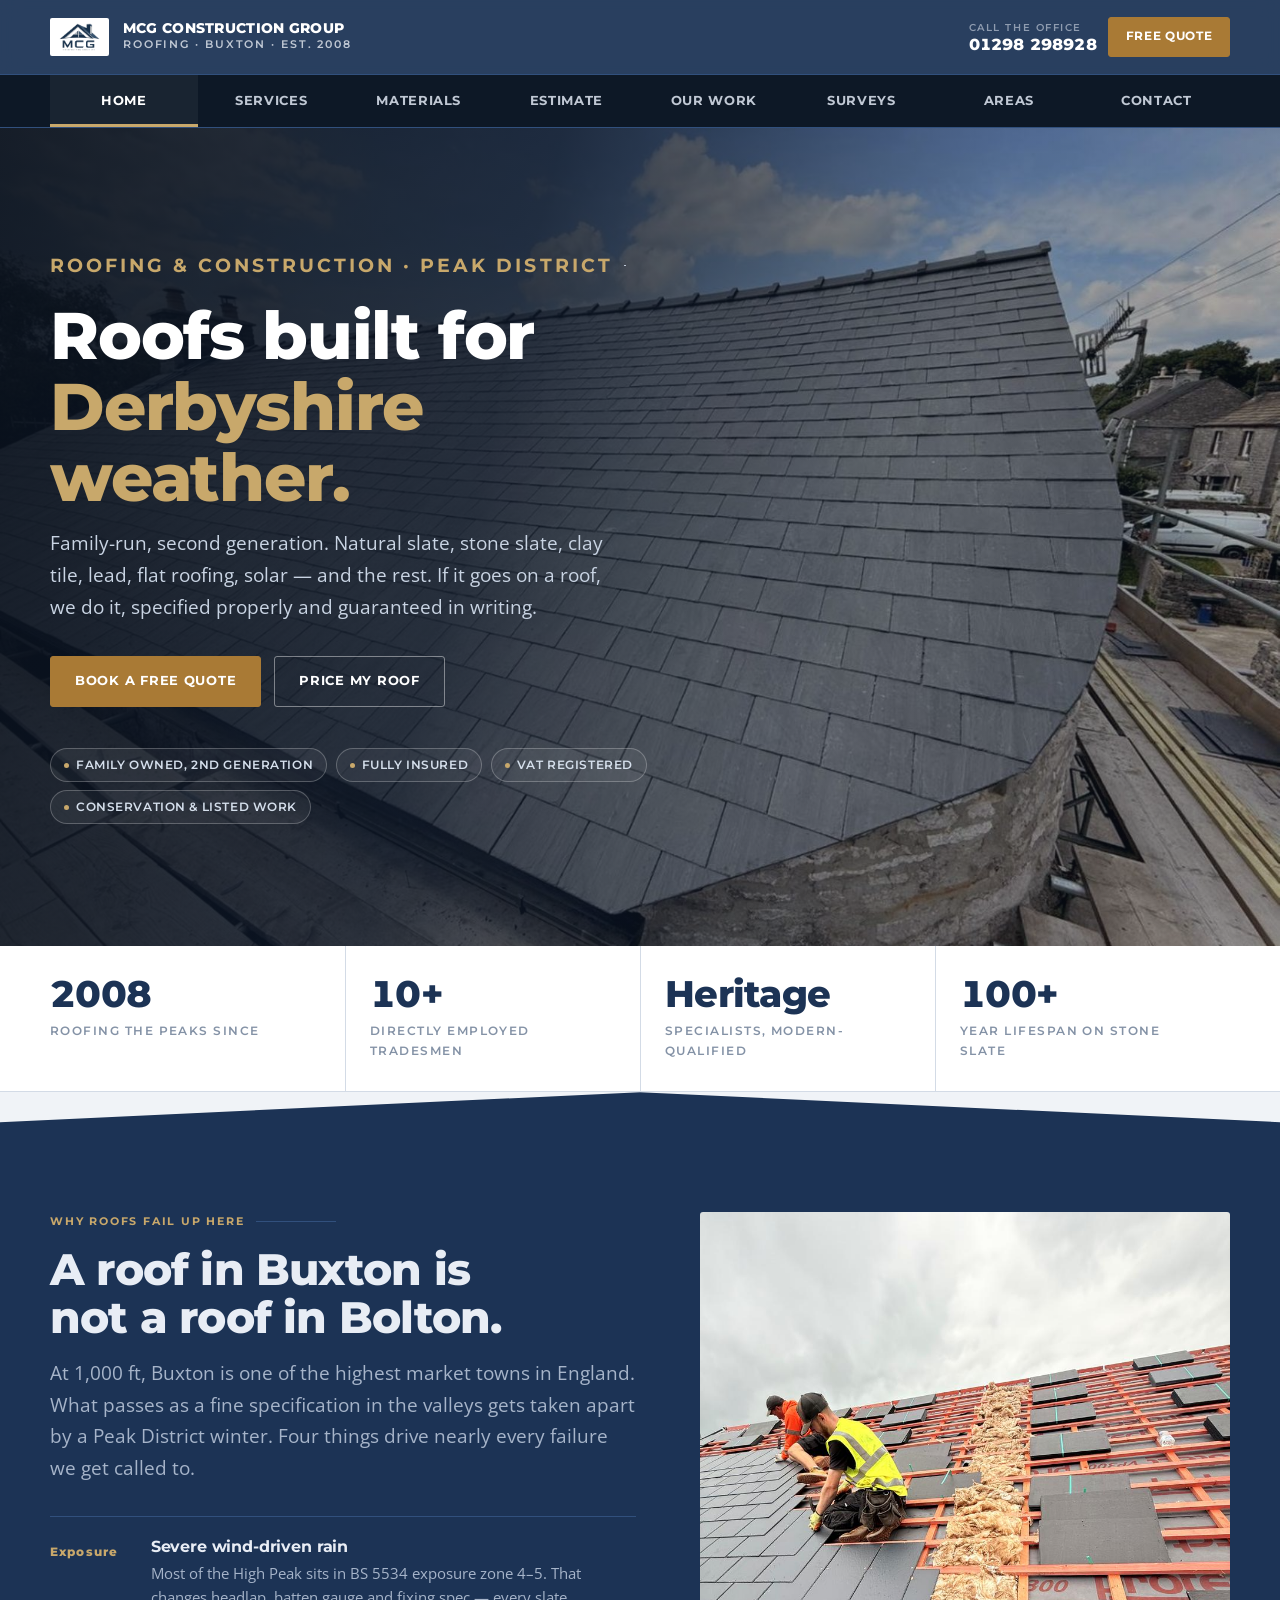
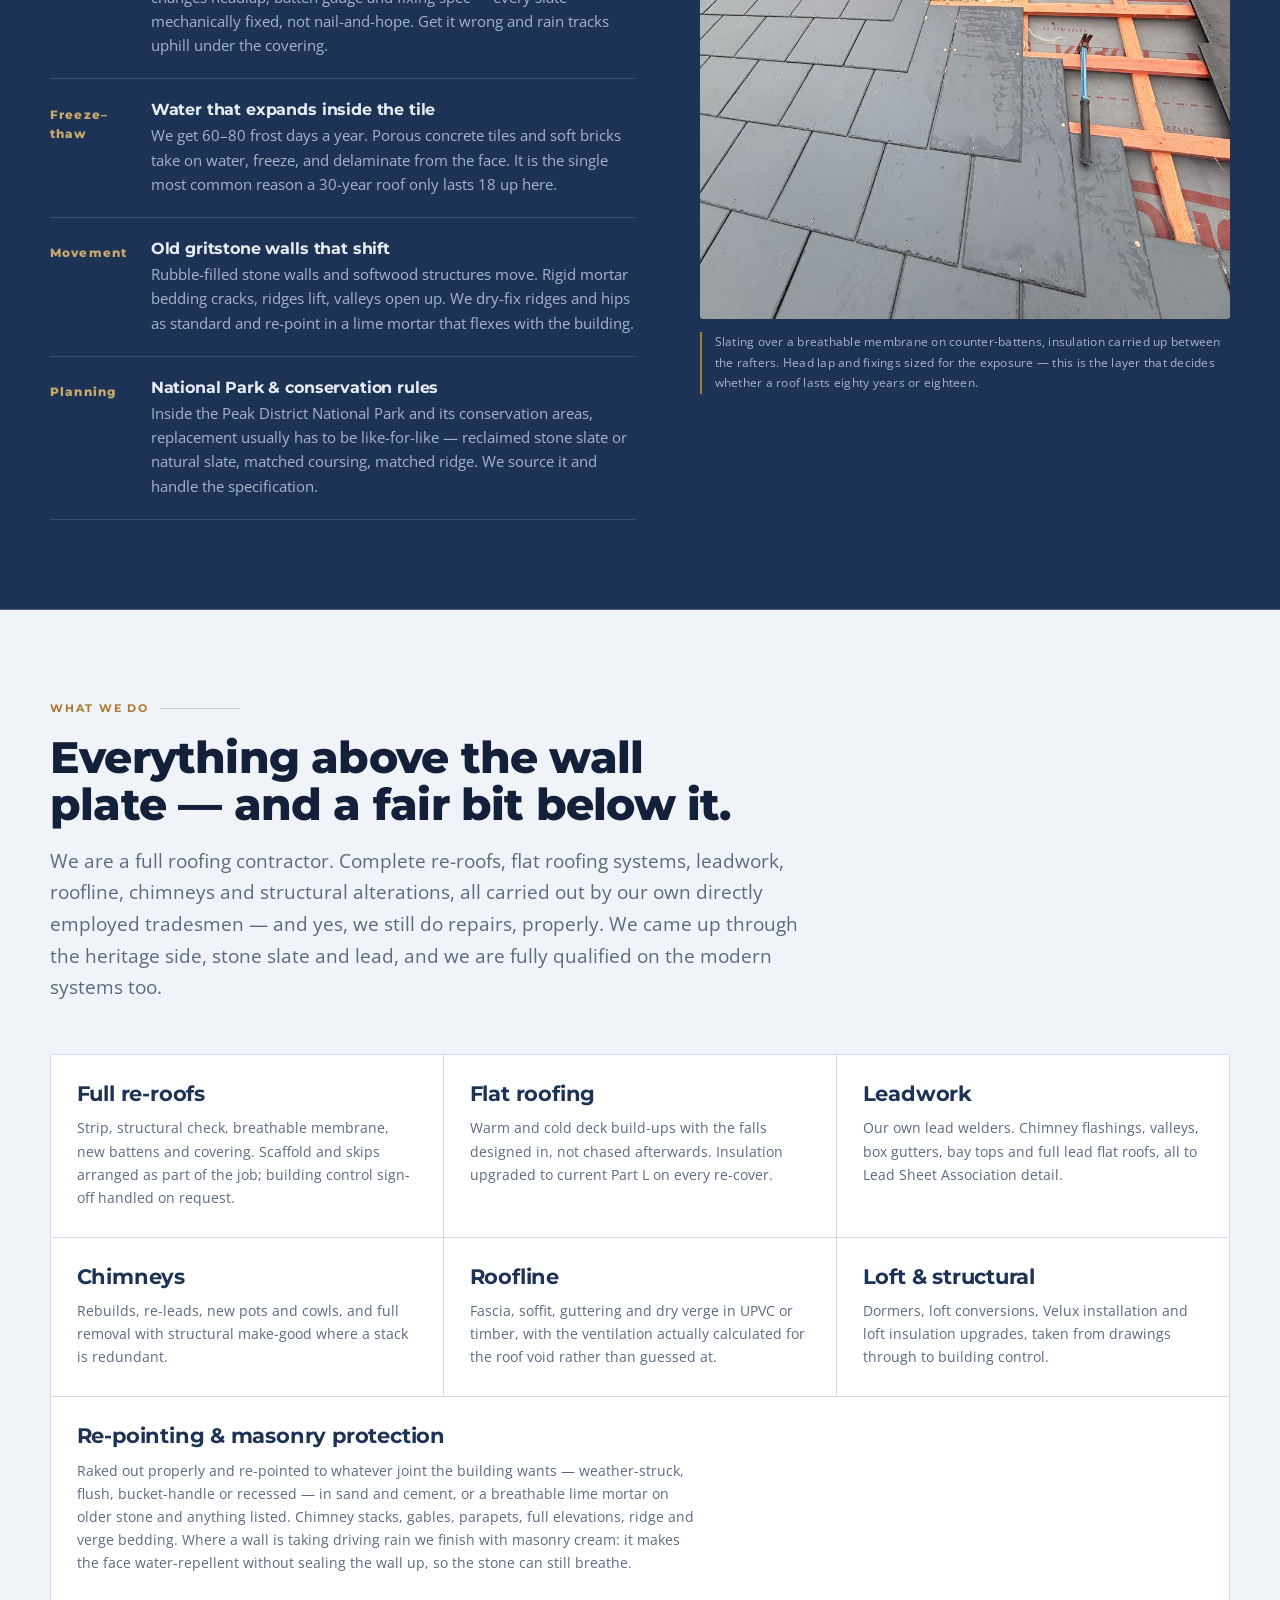
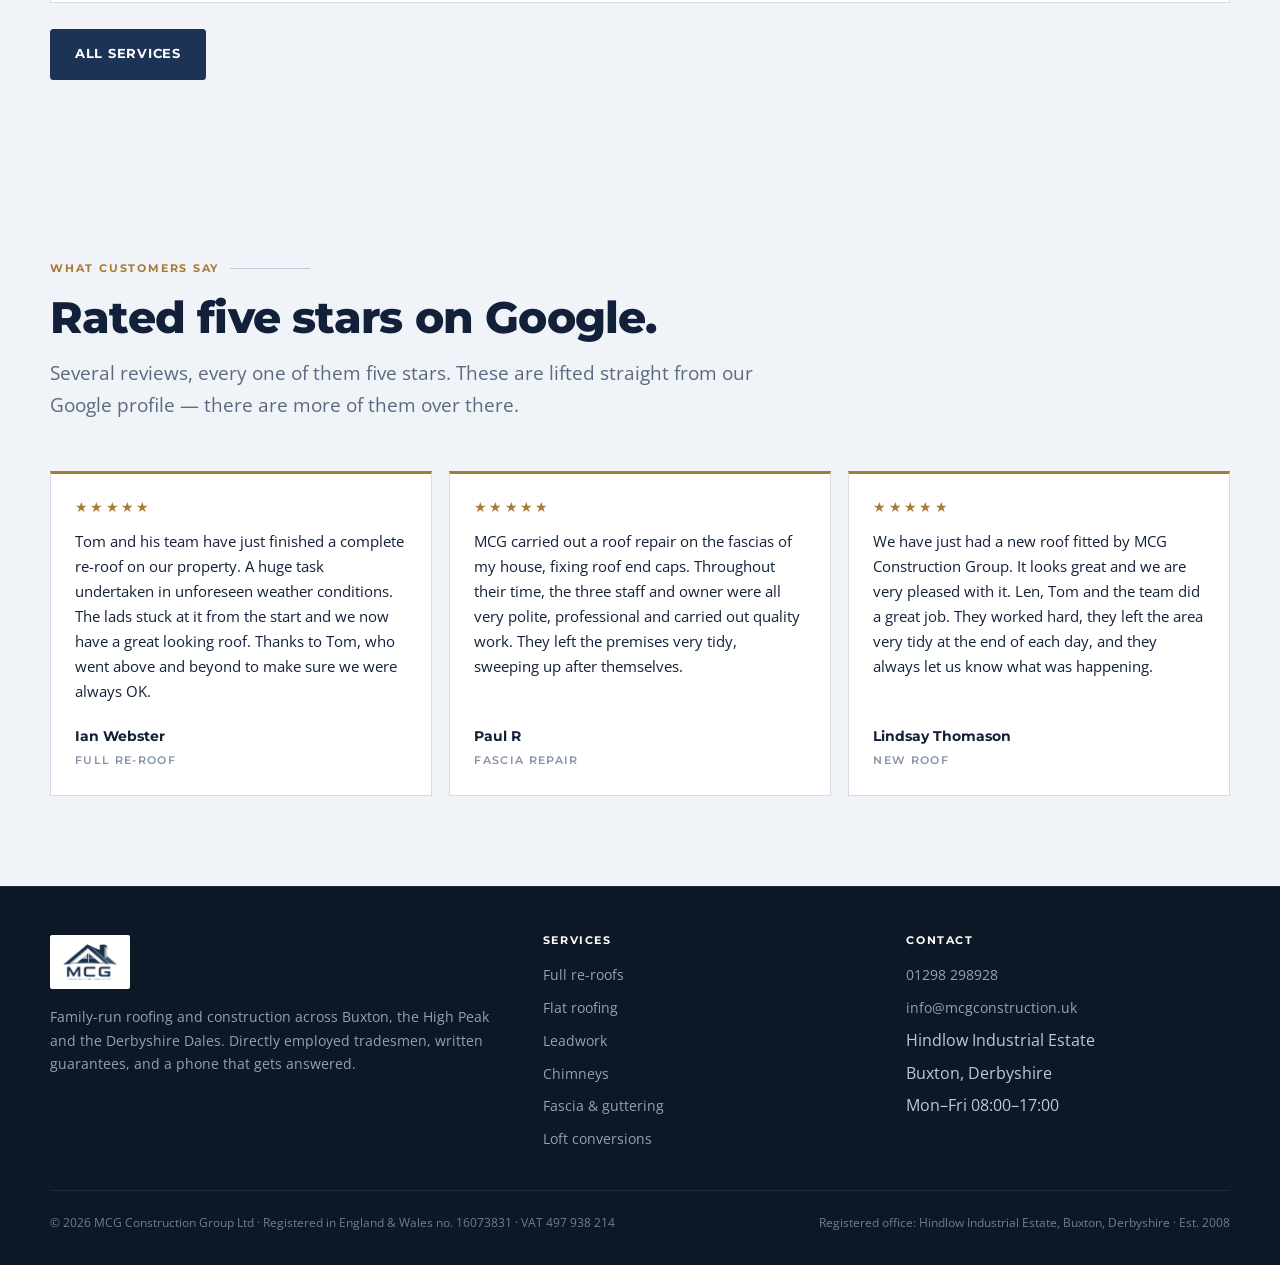
<file: index.html>
<!doctype html>
<html lang="en-GB">
<head>
<meta charset="utf-8">
<meta name="viewport" content="width=device-width, initial-scale=1">
<title>Roofing in Buxton &amp; the Peak District | MCG Construction Group</title>
<meta name="description" content="Family-run roofing contractors in Buxton, covering the High Peak and Derbyshire Dales. Natural slate, stone slate, clay tile, leadwork, flat roofing, chimneys and re-pointing. Free written quotes, roof surveys from £130.">
<link rel="canonical" href="https://mcgconstruction.uk/">
<meta name="theme-color" content="#1c3355">
<link rel="icon" type="image/png" href="/favicon.png">
<link rel="apple-touch-icon" href="/favicon.png">
<meta property="og:type" content="website">
<meta property="og:site_name" content="MCG Construction Group">
<meta property="og:title" content="Roofs built for Derbyshire weather">
<meta property="og:description" content="Family-run roofing contractors in Buxton, covering the High Peak and Derbyshire Dales. Natural slate, stone slate, clay tile, leadwork, flat roofing, chimneys and re-pointing. Free written quotes, roof surveys from £130.">
<meta property="og:url" content="https://mcgconstruction.uk/">
<meta property="og:image" content="https://mcgconstruction.uk/img/hero.jpg">
<meta name="twitter:card" content="summary_large_image">
<script type="application/ld+json">{"@context": "https://schema.org", "@type": "RoofingContractor", "name": "MCG Construction Group Ltd", "url": "https://mcgconstruction.uk/", "image": "https://mcgconstruction.uk/img/hero.jpg", "telephone": "+441298298928", "email": "info@mcgconstruction.uk", "description": "Family-run roofing contractors in Buxton, covering the High Peak and Derbyshire Dales. Natural slate, stone slate, clay tile, leadwork, flat roofing, chimneys and re-pointing. Free written quotes, roof surveys from £130.", "foundingDate": "2008", "priceRange": "££", "address": {"@type": "PostalAddress", "streetAddress": "Hindlow Industrial Estate", "addressLocality": "Buxton", "addressRegion": "Derbyshire", "addressCountry": "GB"}, "openingHoursSpecification": [{"@type": "OpeningHoursSpecification", "dayOfWeek": ["Monday", "Tuesday", "Wednesday", "Thursday", "Friday"], "opens": "08:00", "closes": "17:00"}], "areaServed": [{"@type": "Place", "name": "Buxton"}, {"@type": "Place", "name": "Tideswell"}, {"@type": "Place", "name": "Bakewell"}, {"@type": "Place", "name": "Chapel-en-le-Frith"}, {"@type": "Place", "name": "Whaley Bridge"}, {"@type": "Place", "name": "Castleton"}, {"@type": "Place", "name": "Hathersage"}, {"@type": "Place", "name": "Hope"}, {"@type": "Place", "name": "Bradwell"}, {"@type": "Place", "name": "Eyam"}, {"@type": "Place", "name": "Matlock"}, {"@type": "Place", "name": "Glossop"}, {"@type": "Place", "name": "New Mills"}, {"@type": "Place", "name": "Leek"}, {"@type": "Place", "name": "Macclesfield"}, {"@type": "Place", "name": "Peak District"}], "knowsAbout": ["Natural slate roofing", "Stone slate roofing", "Leadwork", "Flat roofing", "Chimney rebuilding", "Re-pointing", "Masonry cream", "Roof surveys"]}</script>
<script>(function(){var m={"services": "/services/", "process": "/services/#process", "materials": "/materials/", "estimate": "/estimate/", "work": "/our-work/", "surveys": "/surveys/", "areas": "/areas/", "contact": "/contact/"},h=location.hash.slice(1);if(m[h])location.replace(m[h])})();</script>
<style>
  :root{color-scheme:light dark}
  html{-webkit-text-size-adjust:100%}
  [hidden]{display:none!important}
</style>
<link rel="preconnect" href="https://fonts.googleapis.com">
<link rel="preconnect" href="https://fonts.gstatic.com" crossorigin>
<link rel="stylesheet" href="https://fonts.googleapis.com/css2?family=Montserrat:wght@600;700;800&family=Open+Sans:wght@400;500;600&display=swap">
<link rel="stylesheet" href="/css/site.css">
</head>
<body>
<header class="hdr">
  <div class="wrap hdr-in">
    <a class="brand" href="/">
      <img src="/img/logo.png" alt="MCG Construction Group Ltd">
      <span style="display:block">
        <b>MCG Construction Group</b>
        <span>Roofing &middot; Buxton &middot; Est. 2008</span>
      </span>
    </a>
    <div class="hdr-cta">
      <a class="tel" href="tel:01298298928"><small>Call the office</small><b class="num">01298 298928</b></a>
      <a class="btn btn-g btn-sm" href="/contact/">Free quote</a>
    </div>
  </div>
</header>
<nav class="navbar" id="nav" aria-label="Pages">
  <div class="wrap navbar-in">
    <a href="/" aria-current="page">Home</a>
    <a href="/services/">Services</a>
    <a href="/materials/">Materials</a>
    <a href="/estimate/">Estimate</a>
    <a href="/our-work/">Our Work</a>
    <a href="/surveys/">Surveys</a>
    <a href="/areas/">Areas</a>
    <a href="/contact/">Contact</a>
  </div>
</nav>

<section class="hero" id="top">
  <img class="hero-img" src="/img/hero.jpg" alt="Heritage natural slate re-roof with Velux windows on a Derbyshire gritstone property">
  <div class="hero-scrim"></div>
  <div class="wrap hero-in">
    <div class="hero-copy">
      <p class="eyebrow" style="color:var(--grit-2)">Roofing &amp; construction &middot; Peak District</p>
      <h1>Roofs built for<br><em>Derbyshire weather.</em></h1>
      <p>Family-run, second generation. Natural slate, stone slate, clay tile, lead, flat roofing, solar &mdash; and the rest. If it goes on a roof, we do it, specified properly and guaranteed in writing.</p>
      <div class="hero-btns">
        <a class="btn btn-g" href="/contact/">Book a free quote</a>
        <a class="btn btn-o" href="/estimate/">Price my roof</a>
      </div>
      <div class="hero-meta">
        <span class="chip"><i></i>Family owned, 2nd generation</span>
        <span class="chip"><i></i>Fully insured</span>
        <span class="chip"><i></i>VAT registered</span>
        <span class="chip"><i></i>Conservation &amp; listed work</span>
      </div>
    </div>
  </div>
</section>

<div class="strip">
  <div class="wrap strip-in">
    <div class="stat"><b class="num">2008</b><span>Roofing the Peaks since</span></div>
    <div class="stat"><b class="num">10+</b><span>Directly employed tradesmen</span></div>
    <div class="stat"><b>Heritage</b><span>Specialists, modern-qualified</span></div>
    <div class="stat"><b class="num">100+</b><span>Year lifespan on stone slate</span></div>
  </div>
</div>

<section class="band seam" id="why">
  <div class="wrap">
    <div class="two">
      <div>
        <p class="eyebrow">Why roofs fail up here</p>
        <h2 style="margin-top:1rem">A roof in Buxton is not a roof in Bolton.</h2>
        <p class="lede" style="margin-top:1rem">At 1,000&nbsp;ft, Buxton is one of the highest market towns in England. What passes as a fine specification in the valleys gets taken apart by a Peak District winter. Four things drive nearly every failure we get called to.</p>
        <div class="reasons">
          <div class="reason">
            <div class="reason-k">Exposure</div>
            <div><h3>Severe wind-driven rain</h3><p>Most of the High Peak sits in BS&nbsp;5534 exposure zone 4&ndash;5. That changes headlap, batten gauge and fixing spec &mdash; every slate mechanically fixed, not nail-and-hope. Get it wrong and rain tracks uphill under the covering.</p></div>
          </div>
          <div class="reason">
            <div class="reason-k">Freeze&ndash;thaw</div>
            <div><h3>Water that expands inside the tile</h3><p>We get 60&ndash;80 frost days a year. Porous concrete tiles and soft bricks take on water, freeze, and delaminate from the face. It is the single most common reason a 30-year roof only lasts 18 up here.</p></div>
          </div>
          <div class="reason">
            <div class="reason-k">Movement</div>
            <div><h3>Old gritstone walls that shift</h3><p>Rubble-filled stone walls and softwood structures move. Rigid mortar bedding cracks, ridges lift, valleys open up. We dry-fix ridges and hips as standard and re-point in a lime mortar that flexes with the building.</p></div>
          </div>
          <div class="reason">
            <div class="reason-k">Planning</div>
            <div><h3>National Park &amp; conservation rules</h3><p>Inside the Peak District National Park and its conservation areas, replacement usually has to be like-for-like &mdash; reclaimed stone slate or natural slate, matched coursing, matched ridge. We source it and handle the specification.</p></div>
          </div>
        </div>
      </div>
      <figure class="figure" style="margin:0">
        <img loading="lazy" decoding="async" src="/img/p_buildup.jpg" alt="Roofers slating over a breathable membrane on counter-battens, with mineral wool insulation between the rafters">
        <figcaption>Slating over a breathable membrane on counter-battens, insulation carried up between the rafters. Head lap and fixings sized for the exposure &mdash; this is the layer that decides whether a roof lasts eighty years or eighteen.</figcaption>
      </figure>
    </div>
  </div>
</section>

<section>
  <div class="wrap">
    <div class="head">
      <p class="eyebrow">What we do</p>
      <h2>Everything above the wall plate &mdash; and a fair bit below it.</h2>
      <p class="lede narrow">We are a full roofing contractor. Complete re-roofs, flat roofing systems, leadwork, roofline, chimneys and structural alterations, all carried out by our own directly employed tradesmen &mdash; and yes, we still do repairs, properly. We came up through the heritage side, stone slate and lead, and we are fully qualified on the modern systems too.</p>
    </div>
    <div class="svc">
      <div class="svc-cell">
        <h3>Full re-roofs</h3>
        <p>Strip, structural check, breathable membrane, new battens and covering. Scaffold and skips arranged as part of the job; building control sign-off handled on request.</p>
      </div>
      <div class="svc-cell">
        <h3>Flat roofing</h3>
        <p>Warm and cold deck build-ups with the falls designed in, not chased afterwards. Insulation upgraded to current Part&nbsp;L on every re-cover.</p>
      </div>
      <div class="svc-cell">
        <h3>Leadwork</h3>
        <p>Our own lead welders. Chimney flashings, valleys, box gutters, bay tops and full lead flat roofs, all to Lead Sheet Association detail.</p>
      </div>
      <div class="svc-cell">
        <h3>Chimneys</h3>
        <p>Rebuilds, re-leads, new pots and cowls, and full removal with structural make-good where a stack is redundant.</p>
      </div>
      <div class="svc-cell">
        <h3>Roofline</h3>
        <p>Fascia, soffit, guttering and dry verge in UPVC or timber, with the ventilation actually calculated for the roof void rather than guessed at.</p>
      </div>
      <div class="svc-cell">
        <h3>Loft &amp; structural</h3>
        <p>Dormers, loft conversions, Velux installation and loft insulation upgrades, taken from drawings through to building control.</p>
      </div>
      <div class="svc-cell full">
        <h3>Re-pointing &amp; masonry protection</h3>
        <p>Raked out properly and re-pointed to whatever joint the building wants &mdash; weather-struck, flush, bucket-handle or recessed &mdash; in sand and cement, or a breathable lime mortar on older stone and anything listed. Chimney stacks, gables, parapets, full elevations, ridge and verge bedding. Where a wall is taking driving rain we finish with masonry cream: it makes the face water-repellent without sealing the wall up, so the stone can still breathe.</p>
      </div>
    </div>
    <p class="more"><a class="btn btn-n" href="/services/">All services</a></p>
  </div>
</section>

<section id="reviews">
  <div class="wrap">
    <div class="head">
      <p class="eyebrow">What customers say</p>
      <h2>Rated five stars on Google.</h2>
      <p class="lede narrow">Several reviews, every one of them five stars. These are lifted straight from our Google profile &mdash; there are more of them over there.</p>
    </div>
    <div class="revs">
      <figure class="rev">
        <div class="stars" aria-label="5 out of 5 stars">&#9733;&#9733;&#9733;&#9733;&#9733;</div>
        <blockquote>Tom and his team have just finished a complete re-roof on our property. A huge task undertaken in unforeseen weather conditions. The lads stuck at it from the start and we now have a great looking roof. Thanks to Tom, who went above and beyond to make sure we were always OK.</blockquote>
        <figcaption>Ian Webster <span>Full re-roof</span></figcaption>
      </figure>
      <figure class="rev">
        <div class="stars" aria-label="5 out of 5 stars">&#9733;&#9733;&#9733;&#9733;&#9733;</div>
        <blockquote>MCG carried out a roof repair on the fascias of my house, fixing roof end caps. Throughout their time, the three staff and owner were all very polite, professional and carried out quality work. They left the premises very tidy, sweeping up after themselves.</blockquote>
        <figcaption>Paul R <span>Fascia repair</span></figcaption>
      </figure>
      <figure class="rev">
        <div class="stars" aria-label="5 out of 5 stars">&#9733;&#9733;&#9733;&#9733;&#9733;</div>
        <blockquote>We have just had a new roof fitted by MCG Construction Group. It looks great and we are very pleased with it. Len, Tom and the team did a great job. They worked hard, they left the area very tidy at the end of each day, and they always let us know what was happening.</blockquote>
        <figcaption>Lindsay Thomason <span>New roof</span></figcaption>
      </figure>
    </div>
  </div>
</section>

<footer class="foot">
  <div class="wrap">
    <div class="foot-in">
      <div>
        <img src="/img/logo.png" alt="MCG Construction Group Ltd">
        <p>Family-run roofing and construction across Buxton, the High Peak and the Derbyshire Dales. Directly employed tradesmen, written guarantees, and a phone that gets answered.</p>
      </div>
      <div>
        <h4>Services</h4>
        <ul>
          <li><a href="/services/">Full re-roofs</a></li><li><a href="/services/">Flat roofing</a></li>
          <li><a href="/services/">Leadwork</a></li><li><a href="/services/">Chimneys</a></li>
          <li><a href="/services/">Fascia &amp; guttering</a></li><li><a href="/services/">Loft conversions</a></li>
        </ul>
      </div>
      <div>
        <h4>Contact</h4>
        <ul>
          <li><a href="tel:01298298928" class="num">01298 298928</a></li>
          <li><a href="mailto:info@mcgconstruction.uk">info@mcgconstruction.uk</a></li>
          <li>Hindlow Industrial Estate</li>
          <li>Buxton, Derbyshire</li>
          <li>Mon&ndash;Fri 08:00&ndash;17:00</li>
        </ul>
      </div>
    </div>
    <div class="legal">
      <span>&copy; 2026 MCG Construction Group Ltd &middot; Registered in England &amp; Wales no. 16073831 &middot; VAT 497 938 214</span>
      <span>Registered office: Hindlow Industrial Estate, Buxton, Derbyshire &middot; Est. 2008</span>
    </div>
  </div>
</footer>

<script src="/js/site.js" defer></script>
</body>
</html>
</file>
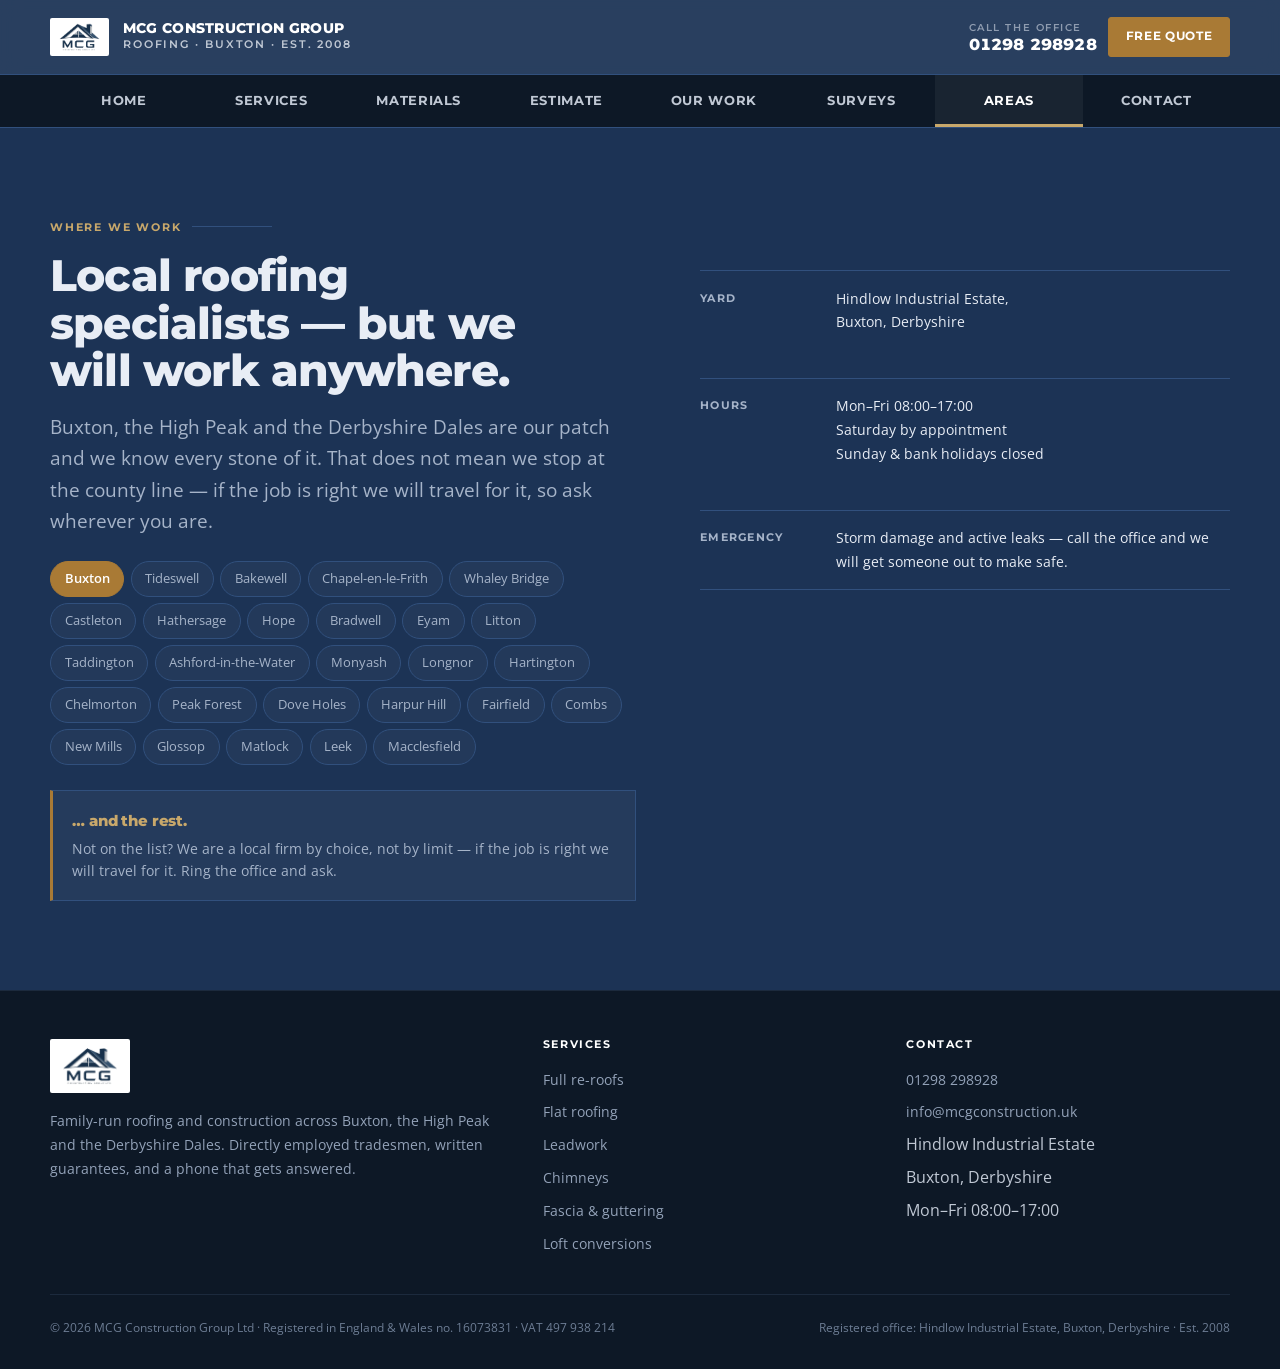
<file: areas/index.html>
<!doctype html>
<html lang="en-GB">
<head>
<meta charset="utf-8">
<meta name="viewport" content="width=device-width, initial-scale=1">
<title>Areas We Cover: Buxton, High Peak &amp; Derbyshire Dales | MCG Construction Group</title>
<meta name="description" content="Roofing across Buxton, Tideswell, Bakewell, Chapel-en-le-Frith, Whaley Bridge, Castleton, Hathersage, Matlock, Glossop, Leek, Macclesfield and the wider Peak District.">
<link rel="canonical" href="https://mcgconstruction.uk/areas/">
<meta name="theme-color" content="#1c3355">
<link rel="icon" type="image/png" href="/favicon.png">
<link rel="apple-touch-icon" href="/favicon.png">
<meta property="og:type" content="website">
<meta property="og:site_name" content="MCG Construction Group">
<meta property="og:title" content="Areas We Cover: Buxton, High Peak &amp; Derbyshire Dales">
<meta property="og:description" content="Roofing across Buxton, Tideswell, Bakewell, Chapel-en-le-Frith, Whaley Bridge, Castleton, Hathersage, Matlock, Glossop, Leek, Macclesfield and the wider Peak District.">
<meta property="og:url" content="https://mcgconstruction.uk/areas/">
<meta property="og:image" content="https://mcgconstruction.uk/img/hero.jpg">
<meta name="twitter:card" content="summary_large_image">
<style>
  :root{color-scheme:light dark}
  html{-webkit-text-size-adjust:100%}
  [hidden]{display:none!important}
</style>
<link rel="preconnect" href="https://fonts.googleapis.com">
<link rel="preconnect" href="https://fonts.gstatic.com" crossorigin>
<link rel="stylesheet" href="https://fonts.googleapis.com/css2?family=Montserrat:wght@600;700;800&family=Open+Sans:wght@400;500;600&display=swap">
<link rel="stylesheet" href="/css/site.css">
</head>
<body>
<header class="hdr">
  <div class="wrap hdr-in">
    <a class="brand" href="/">
      <img src="/img/logo.png" alt="MCG Construction Group Ltd">
      <span style="display:block">
        <b>MCG Construction Group</b>
        <span>Roofing &middot; Buxton &middot; Est. 2008</span>
      </span>
    </a>
    <div class="hdr-cta">
      <a class="tel" href="tel:01298298928"><small>Call the office</small><b class="num">01298 298928</b></a>
      <a class="btn btn-g btn-sm" href="/contact/">Free quote</a>
    </div>
  </div>
</header>
<nav class="navbar" id="nav" aria-label="Pages">
  <div class="wrap navbar-in">
    <a href="/">Home</a>
    <a href="/services/">Services</a>
    <a href="/materials/">Materials</a>
    <a href="/estimate/">Estimate</a>
    <a href="/our-work/">Our Work</a>
    <a href="/surveys/">Surveys</a>
    <a href="/areas/" aria-current="page">Areas</a>
    <a href="/contact/">Contact</a>
  </div>
</nav>

<section class="band" id="areas">
  <div class="wrap">
    <div class="two">
      <div>
        <p class="eyebrow">Where we work</p>
        <h1 class="pg" style="margin-top:1rem">Local roofing specialists &mdash; but we will work anywhere.</h1>
        <p class="lede" style="margin-top:1rem">Buxton, the High Peak and the Derbyshire Dales are our patch and we know every stone of it. That does not mean we stop at the county line &mdash; if the job is right we will travel for it, so ask wherever you are.</p>
        <div class="areas">
          <span class="area hq">Buxton</span><span class="area">Tideswell</span><span class="area">Bakewell</span><span class="area">Chapel-en-le-Frith</span><span class="area">Whaley Bridge</span><span class="area">Castleton</span><span class="area">Hathersage</span><span class="area">Hope</span><span class="area">Bradwell</span><span class="area">Eyam</span><span class="area">Litton</span><span class="area">Taddington</span><span class="area">Ashford-in-the-Water</span><span class="area">Monyash</span><span class="area">Longnor</span><span class="area">Hartington</span><span class="area">Chelmorton</span><span class="area">Peak Forest</span><span class="area">Dove Holes</span><span class="area">Harpur Hill</span><span class="area">Fairfield</span><span class="area">Combs</span><span class="area">New Mills</span><span class="area">Glossop</span><span class="area">Matlock</span><span class="area">Leek</span><span class="area">Macclesfield</span>
        </div>
        <div class="and-rest">
          <b>&hellip; and the rest.</b>
          <span>Not on the list? We are a local firm by choice, not by limit &mdash; if the job is right we will travel for it. Ring the office and ask.</span>
        </div>
      </div>
      <div>
        <div class="details" style="margin-top:2.4rem">
          <dl class="det" style="border-color:var(--band-line)"><dt style="color:var(--band-muted)">Yard</dt><dd style="color:var(--band-text)">Hindlow Industrial Estate,<br>Buxton, Derbyshire</dd></dl>
          <dl class="det" style="border-color:var(--band-line)"><dt style="color:var(--band-muted)">Hours</dt><dd style="color:var(--band-text)">Mon&ndash;Fri 08:00&ndash;17:00<br>Saturday by appointment<br>Sunday &amp; bank holidays closed</dd></dl>
          <dl class="det" style="border-color:var(--band-line)"><dt style="color:var(--band-muted)">Emergency</dt><dd style="color:var(--band-text)">Storm damage and active leaks &mdash; call the office and we will get someone out to make safe.</dd></dl>
        </div>
      </div>
    </div>
  </div>
</section>

<footer class="foot">
  <div class="wrap">
    <div class="foot-in">
      <div>
        <img src="/img/logo.png" alt="MCG Construction Group Ltd">
        <p>Family-run roofing and construction across Buxton, the High Peak and the Derbyshire Dales. Directly employed tradesmen, written guarantees, and a phone that gets answered.</p>
      </div>
      <div>
        <h4>Services</h4>
        <ul>
          <li><a href="/services/">Full re-roofs</a></li><li><a href="/services/">Flat roofing</a></li>
          <li><a href="/services/">Leadwork</a></li><li><a href="/services/">Chimneys</a></li>
          <li><a href="/services/">Fascia &amp; guttering</a></li><li><a href="/services/">Loft conversions</a></li>
        </ul>
      </div>
      <div>
        <h4>Contact</h4>
        <ul>
          <li><a href="tel:01298298928" class="num">01298 298928</a></li>
          <li><a href="mailto:info@mcgconstruction.uk">info@mcgconstruction.uk</a></li>
          <li>Hindlow Industrial Estate</li>
          <li>Buxton, Derbyshire</li>
          <li>Mon&ndash;Fri 08:00&ndash;17:00</li>
        </ul>
      </div>
    </div>
    <div class="legal">
      <span>&copy; 2026 MCG Construction Group Ltd &middot; Registered in England &amp; Wales no. 16073831 &middot; VAT 497 938 214</span>
      <span>Registered office: Hindlow Industrial Estate, Buxton, Derbyshire &middot; Est. 2008</span>
    </div>
  </div>
</footer>

<script src="/js/site.js" defer></script>
</body>
</html>
</file>
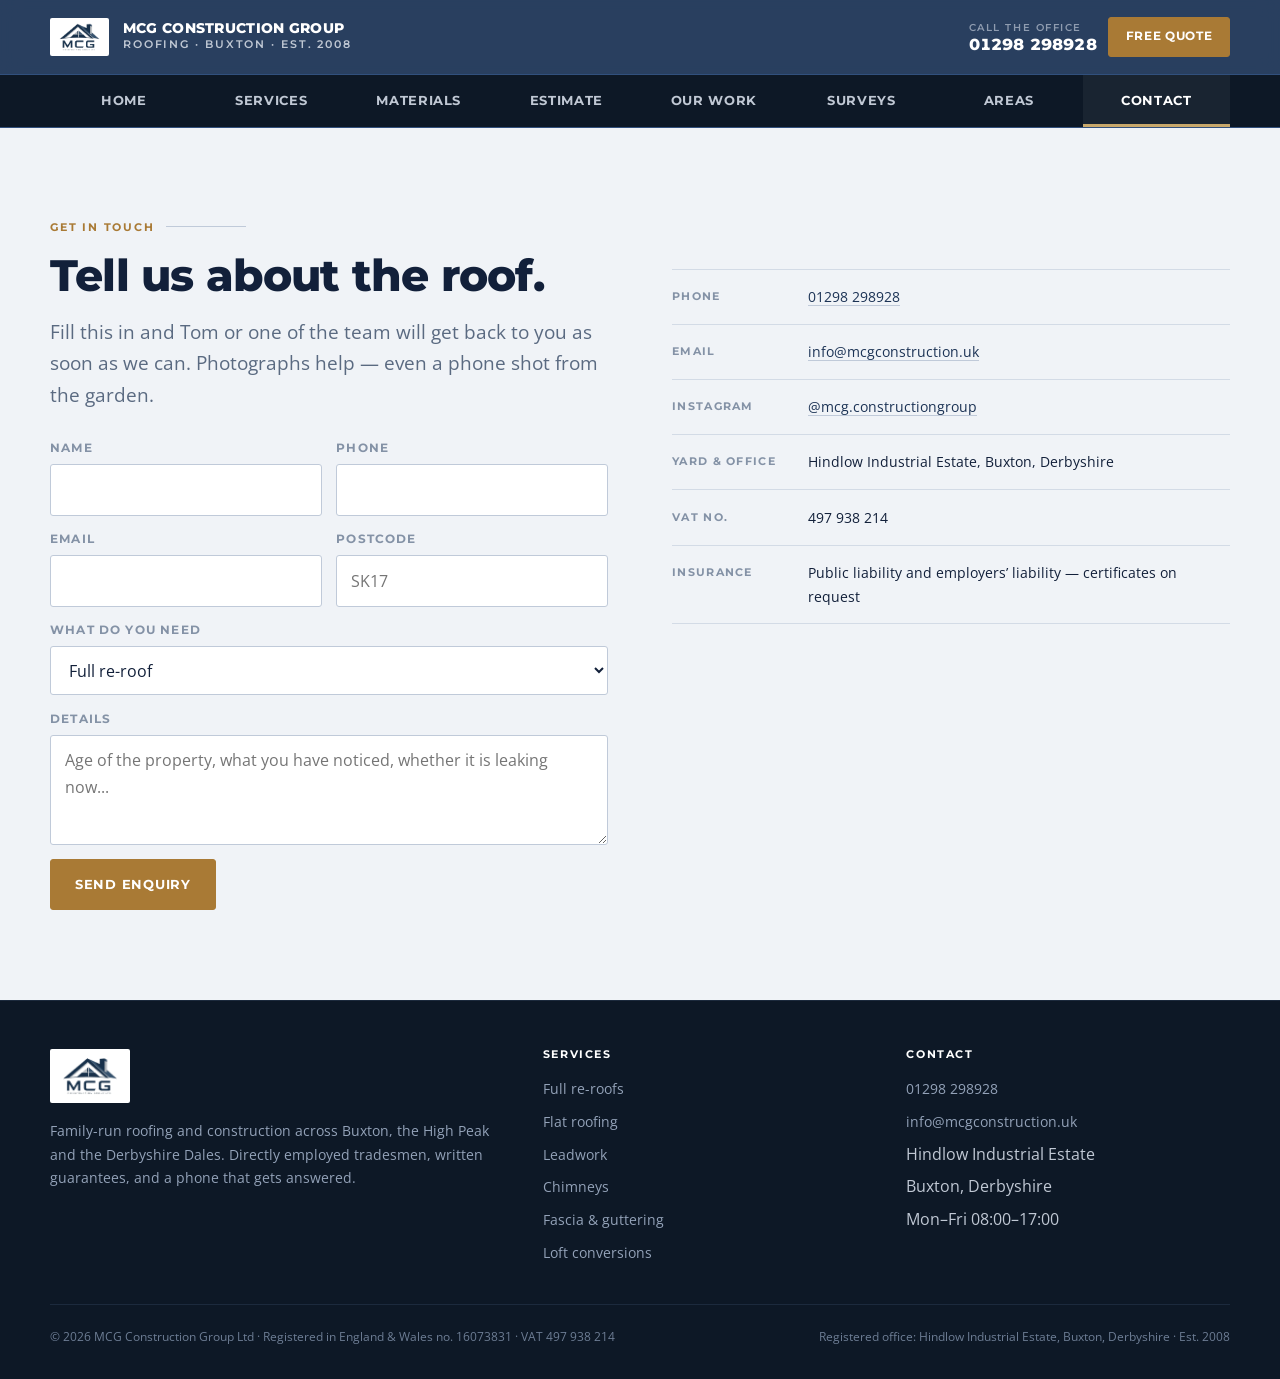
<file: contact/index.html>
<!doctype html>
<html lang="en-GB">
<head>
<meta charset="utf-8">
<meta name="viewport" content="width=device-width, initial-scale=1">
<title>Contact MCG Construction Group | Roofers in Buxton</title>
<meta name="description" content="Tell us about the roof. Call the office on 01298 298928, email info@mcgconstruction.uk or send an enquiry for a free written quote.">
<link rel="canonical" href="https://mcgconstruction.uk/contact/">
<meta name="theme-color" content="#1c3355">
<link rel="icon" type="image/png" href="/favicon.png">
<link rel="apple-touch-icon" href="/favicon.png">
<meta property="og:type" content="website">
<meta property="og:site_name" content="MCG Construction Group">
<meta property="og:title" content="Contact MCG Construction Group | Roofers in Buxton">
<meta property="og:description" content="Tell us about the roof. Call the office on 01298 298928, email info@mcgconstruction.uk or send an enquiry for a free written quote.">
<meta property="og:url" content="https://mcgconstruction.uk/contact/">
<meta property="og:image" content="https://mcgconstruction.uk/img/hero.jpg">
<meta name="twitter:card" content="summary_large_image">
<style>
  :root{color-scheme:light dark}
  html{-webkit-text-size-adjust:100%}
  [hidden]{display:none!important}
</style>
<link rel="preconnect" href="https://fonts.googleapis.com">
<link rel="preconnect" href="https://fonts.gstatic.com" crossorigin>
<link rel="stylesheet" href="https://fonts.googleapis.com/css2?family=Montserrat:wght@600;700;800&family=Open+Sans:wght@400;500;600&display=swap">
<link rel="stylesheet" href="/css/site.css">
</head>
<body>
<header class="hdr">
  <div class="wrap hdr-in">
    <a class="brand" href="/">
      <img src="/img/logo.png" alt="MCG Construction Group Ltd">
      <span style="display:block">
        <b>MCG Construction Group</b>
        <span>Roofing &middot; Buxton &middot; Est. 2008</span>
      </span>
    </a>
    <div class="hdr-cta">
      <a class="tel" href="tel:01298298928"><small>Call the office</small><b class="num">01298 298928</b></a>
      <a class="btn btn-g btn-sm" href="/contact/">Free quote</a>
    </div>
  </div>
</header>
<nav class="navbar" id="nav" aria-label="Pages">
  <div class="wrap navbar-in">
    <a href="/">Home</a>
    <a href="/services/">Services</a>
    <a href="/materials/">Materials</a>
    <a href="/estimate/">Estimate</a>
    <a href="/our-work/">Our Work</a>
    <a href="/surveys/">Surveys</a>
    <a href="/areas/">Areas</a>
    <a href="/contact/" aria-current="page">Contact</a>
  </div>
</nav>

<section id="contact">
  <div class="wrap">
    <div class="contact">
      <div>
        <p class="eyebrow">Get in touch</p>
        <h1 class="pg" style="margin-top:1rem">Tell us about the roof.</h1>
        <p class="lede" style="margin-top:1rem;margin-bottom:1.8rem">Fill this in and Tom or one of the team will get back to you as soon as we can. Photographs help &mdash; even a phone shot from the garden.</p>
        <form class="enq" id="enq" name="enquiry" method="POST" data-netlify="true" netlify-honeypot="bot-field">
          <input type="hidden" name="form-name" value="enquiry">
          <p hidden><label>Leave this empty: <input name="bot-field"></label></p>
          <div class="row2">
            <div class="f"><label for="n">Name</label><input id="n" name="name" required></div>
            <div class="f"><label for="ph">Phone</label><input id="ph" name="phone" type="tel" required></div>
          </div>
          <div class="row2">
            <div class="f"><label for="em">Email</label><input id="em" name="email" type="email" required></div>
            <div class="f"><label for="pc">Postcode</label><input id="pc" name="postcode" required placeholder="SK17"></div>
          </div>
          <div class="f"><label for="jt">What do you need</label>
            <select id="jt" name="job-type">
              <option>Full re-roof</option><option>Roof repair</option><option>Flat roof</option>
              <option>Leadwork</option><option>Chimney work</option><option>Fascia, soffit &amp; guttering</option>
              <option>Loft conversion or dormer</option><option>Survey or report</option><option>Something else</option>
            </select>
          </div>
          <div class="f"><label for="ms">Details</label><textarea id="ms" name="details" placeholder="Age of the property, what you have noticed, whether it is leaking now..."></textarea></div>
          <button class="btn btn-g" type="submit" style="align-self:flex-start">Send enquiry</button>
          <div id="sent" hidden class="sent"></div>
        </form>
      </div>
      <div>
        <dl class="details" style="margin-top:3.2rem">
          <div class="det"><dt>Phone</dt><dd><a href="tel:01298298928" class="num">01298 298928</a></dd></div>
          <div class="det"><dt>Email</dt><dd><a href="mailto:info@mcgconstruction.uk">info@mcgconstruction.uk</a></dd></div>
          <div class="det"><dt>Instagram</dt><dd><a href="https://www.instagram.com/mcg.constructiongroup/" target="_blank" rel="noopener">@mcg.constructiongroup</a></dd></div>
          <div class="det"><dt>Yard &amp; office</dt><dd>Hindlow Industrial Estate, Buxton, Derbyshire</dd></div>
          <div class="det"><dt>VAT no.</dt><dd class="num">497 938 214</dd></div>
          <div class="det"><dt>Insurance</dt><dd>Public liability and employers&rsquo; liability &mdash; certificates on request</dd></div>
        </dl>
      </div>
    </div>
  </div>
</section>

<footer class="foot">
  <div class="wrap">
    <div class="foot-in">
      <div>
        <img src="/img/logo.png" alt="MCG Construction Group Ltd">
        <p>Family-run roofing and construction across Buxton, the High Peak and the Derbyshire Dales. Directly employed tradesmen, written guarantees, and a phone that gets answered.</p>
      </div>
      <div>
        <h4>Services</h4>
        <ul>
          <li><a href="/services/">Full re-roofs</a></li><li><a href="/services/">Flat roofing</a></li>
          <li><a href="/services/">Leadwork</a></li><li><a href="/services/">Chimneys</a></li>
          <li><a href="/services/">Fascia &amp; guttering</a></li><li><a href="/services/">Loft conversions</a></li>
        </ul>
      </div>
      <div>
        <h4>Contact</h4>
        <ul>
          <li><a href="tel:01298298928" class="num">01298 298928</a></li>
          <li><a href="mailto:info@mcgconstruction.uk">info@mcgconstruction.uk</a></li>
          <li>Hindlow Industrial Estate</li>
          <li>Buxton, Derbyshire</li>
          <li>Mon&ndash;Fri 08:00&ndash;17:00</li>
        </ul>
      </div>
    </div>
    <div class="legal">
      <span>&copy; 2026 MCG Construction Group Ltd &middot; Registered in England &amp; Wales no. 16073831 &middot; VAT 497 938 214</span>
      <span>Registered office: Hindlow Industrial Estate, Buxton, Derbyshire &middot; Est. 2008</span>
    </div>
  </div>
</footer>

<script src="/js/site.js" defer></script>
</body>
</html>
</file>
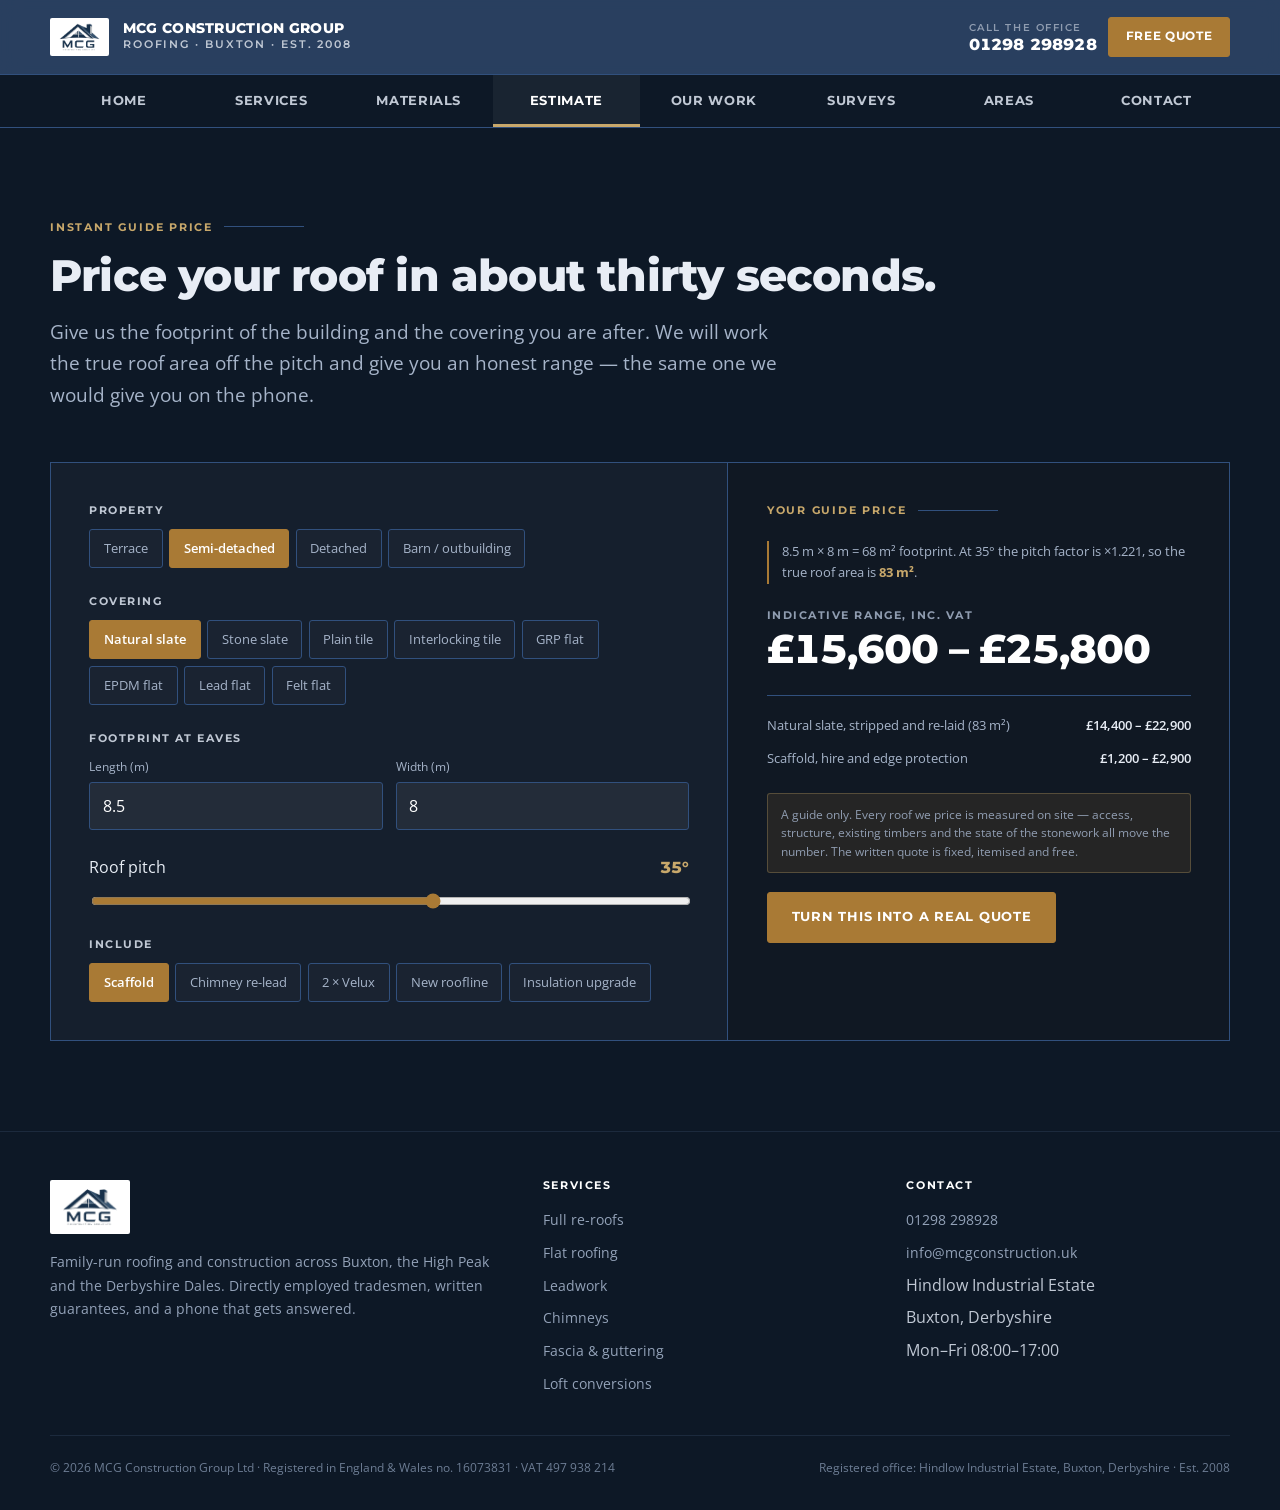
<file: estimate/index.html>
<!doctype html>
<html lang="en-GB">
<head>
<meta charset="utf-8">
<meta name="viewport" content="width=device-width, initial-scale=1">
<title>Roof Price Estimator | MCG Construction Group, Buxton</title>
<meta name="description" content="Price your roof in about thirty seconds. Enter the footprint, pitch and covering for an indicative range including VAT. Written quotes are fixed, itemised and free.">
<link rel="canonical" href="https://mcgconstruction.uk/estimate/">
<meta name="theme-color" content="#1c3355">
<link rel="icon" type="image/png" href="/favicon.png">
<link rel="apple-touch-icon" href="/favicon.png">
<meta property="og:type" content="website">
<meta property="og:site_name" content="MCG Construction Group">
<meta property="og:title" content="Roof Price Estimator">
<meta property="og:description" content="Price your roof in about thirty seconds. Enter the footprint, pitch and covering for an indicative range including VAT. Written quotes are fixed, itemised and free.">
<meta property="og:url" content="https://mcgconstruction.uk/estimate/">
<meta property="og:image" content="https://mcgconstruction.uk/img/hero.jpg">
<meta name="twitter:card" content="summary_large_image">
<style>
  :root{color-scheme:light dark}
  html{-webkit-text-size-adjust:100%}
  [hidden]{display:none!important}
</style>
<link rel="preconnect" href="https://fonts.googleapis.com">
<link rel="preconnect" href="https://fonts.gstatic.com" crossorigin>
<link rel="stylesheet" href="https://fonts.googleapis.com/css2?family=Montserrat:wght@600;700;800&family=Open+Sans:wght@400;500;600&display=swap">
<link rel="stylesheet" href="/css/site.css">
</head>
<body>
<header class="hdr">
  <div class="wrap hdr-in">
    <a class="brand" href="/">
      <img src="/img/logo.png" alt="MCG Construction Group Ltd">
      <span style="display:block">
        <b>MCG Construction Group</b>
        <span>Roofing &middot; Buxton &middot; Est. 2008</span>
      </span>
    </a>
    <div class="hdr-cta">
      <a class="tel" href="tel:01298298928"><small>Call the office</small><b class="num">01298 298928</b></a>
      <a class="btn btn-g btn-sm" href="/contact/">Free quote</a>
    </div>
  </div>
</header>
<nav class="navbar" id="nav" aria-label="Pages">
  <div class="wrap navbar-in">
    <a href="/">Home</a>
    <a href="/services/">Services</a>
    <a href="/materials/">Materials</a>
    <a href="/estimate/" aria-current="page">Estimate</a>
    <a href="/our-work/">Our Work</a>
    <a href="/surveys/">Surveys</a>
    <a href="/areas/">Areas</a>
    <a href="/contact/">Contact</a>
  </div>
</nav>

<section id="estimate" class="band" style="background:var(--ink)">
  <div class="wrap">
    <div class="head">
      <p class="eyebrow">Instant guide price</p>
      <h1 class="pg">Price your roof in about thirty seconds.</h1>
      <p class="lede narrow">Give us the footprint of the building and the covering you are after. We will work the true roof area off the pitch and give you an honest range &mdash; the same one we would give you on the phone.</p>
    </div>
    <div class="est">
      <div class="est-form">
        <div class="fld">
          <label>Property</label>
          <div class="opts" id="o-prop">
            <label class="opt"><input type="radio" name="prop" value="7,6"><span>Terrace</span></label>
            <label class="opt"><input type="radio" name="prop" value="8.5,8" checked><span>Semi-detached</span></label>
            <label class="opt"><input type="radio" name="prop" value="11,9"><span>Detached</span></label>
            <label class="opt"><input type="radio" name="prop" value="14,7"><span>Barn / outbuilding</span></label>
          </div>
        </div>
        <div class="fld">
          <label>Covering</label>
          <div class="opts" id="o-cov">
            <label class="opt"><input type="radio" name="cov" value="slate" checked><span>Natural slate</span></label>
            <label class="opt"><input type="radio" name="cov" value="stone"><span>Stone slate</span></label>
            <label class="opt"><input type="radio" name="cov" value="plain"><span>Plain tile</span></label>
            <label class="opt"><input type="radio" name="cov" value="inter"><span>Interlocking tile</span></label>
            <label class="opt"><input type="radio" name="cov" value="grp"><span>GRP flat</span></label>
            <label class="opt"><input type="radio" name="cov" value="epdm"><span>EPDM flat</span></label>
            <label class="opt"><input type="radio" name="cov" value="lead"><span>Lead flat</span></label>
            <label class="opt"><input type="radio" name="cov" value="felt"><span>Felt flat</span></label>
          </div>
        </div>
        <div class="fld">
          <label>Footprint at eaves</label>
          <div class="dims">
            <div class="dim"><label for="len">Length (m)</label><input id="len" type="number" min="2" max="60" step="0.5" value="8.5"></div>
            <div class="dim"><label for="wid">Width (m)</label><input id="wid" type="number" min="2" max="30" step="0.5" value="8"></div>
          </div>
        </div>
        <div class="fld" id="pitch-fld">
          <div class="pitchrow"><label style="margin:0">Roof pitch</label><b id="pv" class="num">35&deg;</b></div>
          <input class="slider" id="pitch" type="range" min="15" max="50" step="1" value="35">
        </div>
        <div class="fld">
          <label>Include</label>
          <div class="opts" id="o-ex">
            <label class="opt"><input type="checkbox" value="scaf" checked><span>Scaffold</span></label>
            <label class="opt"><input type="checkbox" value="chim"><span>Chimney re-lead</span></label>
            <label class="opt"><input type="checkbox" value="velux"><span>2 &times; Velux</span></label>
            <label class="opt"><input type="checkbox" value="line"><span>New roofline</span></label>
            <label class="opt"><input type="checkbox" value="ins"><span>Insulation upgrade</span></label>
          </div>
        </div>
      </div>
      <div class="est-out">
        <p class="eyebrow" style="margin-bottom:.2rem">Your guide price</p>
        <p class="calc" id="calc"></p>
        <div class="range">
          <small>Indicative range, inc. VAT</small>
          <b class="num" id="lo">&pound;0</b>
        </div>
        <div class="lines" id="lines"></div>
        <p class="disclaim">A guide only. Every roof we price is measured on site &mdash; access, structure, existing timbers and the state of the stonework all move the number. The written quote is fixed, itemised and free.</p>
        <a class="btn btn-g" href="/contact/" style="align-self:flex-start">Turn this into a real quote</a>
      </div>
    </div>
  </div>
</section>

<footer class="foot">
  <div class="wrap">
    <div class="foot-in">
      <div>
        <img src="/img/logo.png" alt="MCG Construction Group Ltd">
        <p>Family-run roofing and construction across Buxton, the High Peak and the Derbyshire Dales. Directly employed tradesmen, written guarantees, and a phone that gets answered.</p>
      </div>
      <div>
        <h4>Services</h4>
        <ul>
          <li><a href="/services/">Full re-roofs</a></li><li><a href="/services/">Flat roofing</a></li>
          <li><a href="/services/">Leadwork</a></li><li><a href="/services/">Chimneys</a></li>
          <li><a href="/services/">Fascia &amp; guttering</a></li><li><a href="/services/">Loft conversions</a></li>
        </ul>
      </div>
      <div>
        <h4>Contact</h4>
        <ul>
          <li><a href="tel:01298298928" class="num">01298 298928</a></li>
          <li><a href="mailto:info@mcgconstruction.uk">info@mcgconstruction.uk</a></li>
          <li>Hindlow Industrial Estate</li>
          <li>Buxton, Derbyshire</li>
          <li>Mon&ndash;Fri 08:00&ndash;17:00</li>
        </ul>
      </div>
    </div>
    <div class="legal">
      <span>&copy; 2026 MCG Construction Group Ltd &middot; Registered in England &amp; Wales no. 16073831 &middot; VAT 497 938 214</span>
      <span>Registered office: Hindlow Industrial Estate, Buxton, Derbyshire &middot; Est. 2008</span>
    </div>
  </div>
</footer>

<script src="/js/site.js" defer></script>
</body>
</html>
</file>
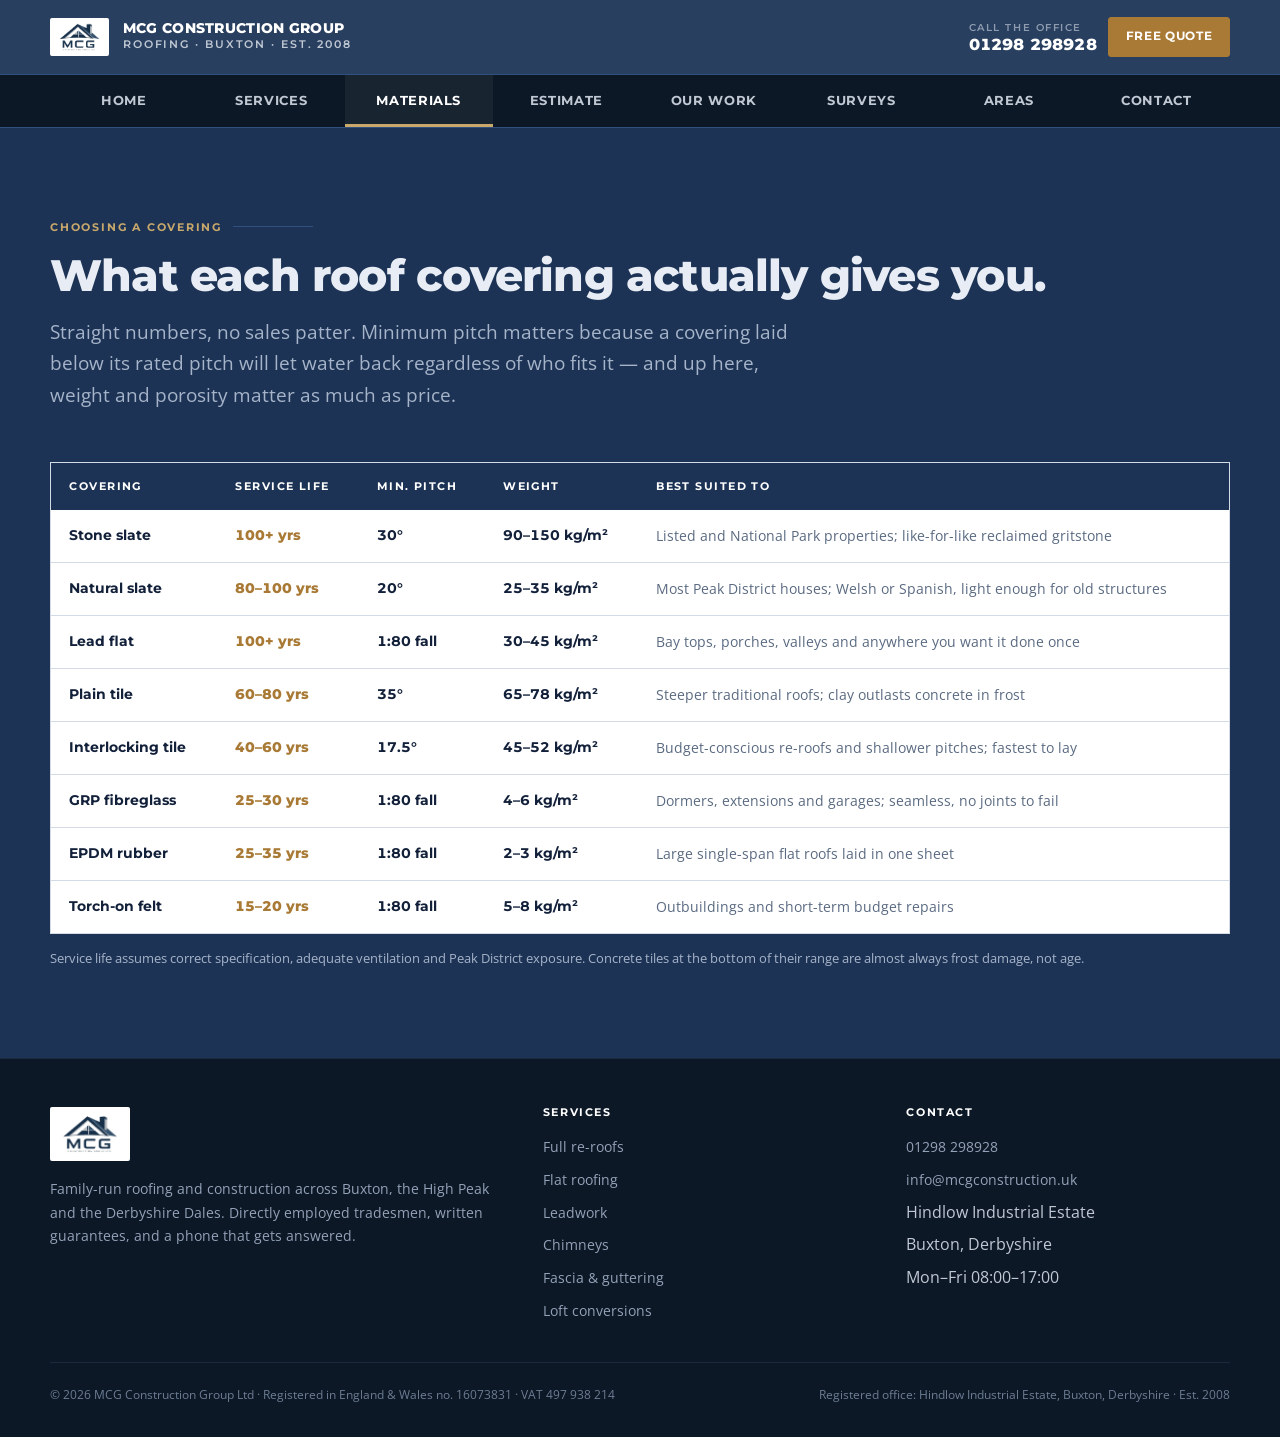
<file: materials/index.html>
<!doctype html>
<html lang="en-GB">
<head>
<meta charset="utf-8">
<meta name="viewport" content="width=device-width, initial-scale=1">
<title>Roof Coverings Compared: Slate, Tile, Lead &amp; Flat Roofing | MCG Construction Group</title>
<meta name="description" content="Service life, minimum pitch and weight for stone slate, natural slate, plain tile, interlocking tile, lead, GRP, EPDM and felt, for Peak District exposure.">
<link rel="canonical" href="https://mcgconstruction.uk/materials/">
<meta name="theme-color" content="#1c3355">
<link rel="icon" type="image/png" href="/favicon.png">
<link rel="apple-touch-icon" href="/favicon.png">
<meta property="og:type" content="website">
<meta property="og:site_name" content="MCG Construction Group">
<meta property="og:title" content="Roof Coverings Compared: Slate, Tile, Lead &amp; Flat Roofing">
<meta property="og:description" content="Service life, minimum pitch and weight for stone slate, natural slate, plain tile, interlocking tile, lead, GRP, EPDM and felt, for Peak District exposure.">
<meta property="og:url" content="https://mcgconstruction.uk/materials/">
<meta property="og:image" content="https://mcgconstruction.uk/img/hero.jpg">
<meta name="twitter:card" content="summary_large_image">
<style>
  :root{color-scheme:light dark}
  html{-webkit-text-size-adjust:100%}
  [hidden]{display:none!important}
</style>
<link rel="preconnect" href="https://fonts.googleapis.com">
<link rel="preconnect" href="https://fonts.gstatic.com" crossorigin>
<link rel="stylesheet" href="https://fonts.googleapis.com/css2?family=Montserrat:wght@600;700;800&family=Open+Sans:wght@400;500;600&display=swap">
<link rel="stylesheet" href="/css/site.css">
</head>
<body>
<header class="hdr">
  <div class="wrap hdr-in">
    <a class="brand" href="/">
      <img src="/img/logo.png" alt="MCG Construction Group Ltd">
      <span style="display:block">
        <b>MCG Construction Group</b>
        <span>Roofing &middot; Buxton &middot; Est. 2008</span>
      </span>
    </a>
    <div class="hdr-cta">
      <a class="tel" href="tel:01298298928"><small>Call the office</small><b class="num">01298 298928</b></a>
      <a class="btn btn-g btn-sm" href="/contact/">Free quote</a>
    </div>
  </div>
</header>
<nav class="navbar" id="nav" aria-label="Pages">
  <div class="wrap navbar-in">
    <a href="/">Home</a>
    <a href="/services/">Services</a>
    <a href="/materials/" aria-current="page">Materials</a>
    <a href="/estimate/">Estimate</a>
    <a href="/our-work/">Our Work</a>
    <a href="/surveys/">Surveys</a>
    <a href="/areas/">Areas</a>
    <a href="/contact/">Contact</a>
  </div>
</nav>

<section class="band" id="materials">
  <div class="wrap">
    <div class="head">
      <p class="eyebrow">Choosing a covering</p>
      <h1 class="pg">What each roof covering actually gives you.</h1>
      <p class="lede narrow">Straight numbers, no sales patter. Minimum pitch matters because a covering laid below its rated pitch will let water back regardless of who fits it &mdash; and up here, weight and porosity matter as much as price.</p>
    </div>
    <div class="tbl-wrap">
      <table>
        <thead>
          <tr><th>Covering</th><th>Service life</th><th>Min. pitch</th><th>Weight</th><th>Best suited to</th></tr>
        </thead>
        <tbody>
          <tr><td>Stone slate</td><td><span class="life num">100+ yrs</span><span class="bar"><i style="width:100%"></i></span></td><td class="num">30&deg;</td><td class="num">90&ndash;150 kg/m&sup2;</td><td>Listed and National Park properties; like-for-like reclaimed gritstone</td></tr>
          <tr><td>Natural slate</td><td><span class="life num">80&ndash;100 yrs</span><span class="bar"><i style="width:88%"></i></span></td><td class="num">20&deg;</td><td class="num">25&ndash;35 kg/m&sup2;</td><td>Most Peak District houses; Welsh or Spanish, light enough for old structures</td></tr>
          <tr><td>Lead flat</td><td><span class="life num">100+ yrs</span><span class="bar"><i style="width:100%"></i></span></td><td>1:80 fall</td><td class="num">30&ndash;45 kg/m&sup2;</td><td>Bay tops, porches, valleys and anywhere you want it done once</td></tr>
          <tr><td>Plain tile</td><td><span class="life num">60&ndash;80 yrs</span><span class="bar"><i style="width:70%"></i></span></td><td class="num">35&deg;</td><td class="num">65&ndash;78 kg/m&sup2;</td><td>Steeper traditional roofs; clay outlasts concrete in frost</td></tr>
          <tr><td>Interlocking tile</td><td><span class="life num">40&ndash;60 yrs</span><span class="bar"><i style="width:52%"></i></span></td><td class="num">17.5&deg;</td><td class="num">45&ndash;52 kg/m&sup2;</td><td>Budget-conscious re-roofs and shallower pitches; fastest to lay</td></tr>
          <tr><td>GRP fibreglass</td><td><span class="life num">25&ndash;30 yrs</span><span class="bar"><i style="width:30%"></i></span></td><td>1:80 fall</td><td class="num">4&ndash;6 kg/m&sup2;</td><td>Dormers, extensions and garages; seamless, no joints to fail</td></tr>
          <tr><td>EPDM rubber</td><td><span class="life num">25&ndash;35 yrs</span><span class="bar"><i style="width:34%"></i></span></td><td>1:80 fall</td><td class="num">2&ndash;3 kg/m&sup2;</td><td>Large single-span flat roofs laid in one sheet</td></tr>
          <tr><td>Torch-on felt</td><td><span class="life num">15&ndash;20 yrs</span><span class="bar"><i style="width:20%"></i></span></td><td>1:80 fall</td><td class="num">5&ndash;8 kg/m&sup2;</td><td>Outbuildings and short-term budget repairs</td></tr>
        </tbody>
      </table>
    </div>
    <p class="note" style="color:var(--band-muted)">Service life assumes correct specification, adequate ventilation and Peak District exposure. Concrete tiles at the bottom of their range are almost always frost damage, not age.</p>
  </div>
</section>

<footer class="foot">
  <div class="wrap">
    <div class="foot-in">
      <div>
        <img src="/img/logo.png" alt="MCG Construction Group Ltd">
        <p>Family-run roofing and construction across Buxton, the High Peak and the Derbyshire Dales. Directly employed tradesmen, written guarantees, and a phone that gets answered.</p>
      </div>
      <div>
        <h4>Services</h4>
        <ul>
          <li><a href="/services/">Full re-roofs</a></li><li><a href="/services/">Flat roofing</a></li>
          <li><a href="/services/">Leadwork</a></li><li><a href="/services/">Chimneys</a></li>
          <li><a href="/services/">Fascia &amp; guttering</a></li><li><a href="/services/">Loft conversions</a></li>
        </ul>
      </div>
      <div>
        <h4>Contact</h4>
        <ul>
          <li><a href="tel:01298298928" class="num">01298 298928</a></li>
          <li><a href="mailto:info@mcgconstruction.uk">info@mcgconstruction.uk</a></li>
          <li>Hindlow Industrial Estate</li>
          <li>Buxton, Derbyshire</li>
          <li>Mon&ndash;Fri 08:00&ndash;17:00</li>
        </ul>
      </div>
    </div>
    <div class="legal">
      <span>&copy; 2026 MCG Construction Group Ltd &middot; Registered in England &amp; Wales no. 16073831 &middot; VAT 497 938 214</span>
      <span>Registered office: Hindlow Industrial Estate, Buxton, Derbyshire &middot; Est. 2008</span>
    </div>
  </div>
</footer>

<script src="/js/site.js" defer></script>
</body>
</html>
</file>
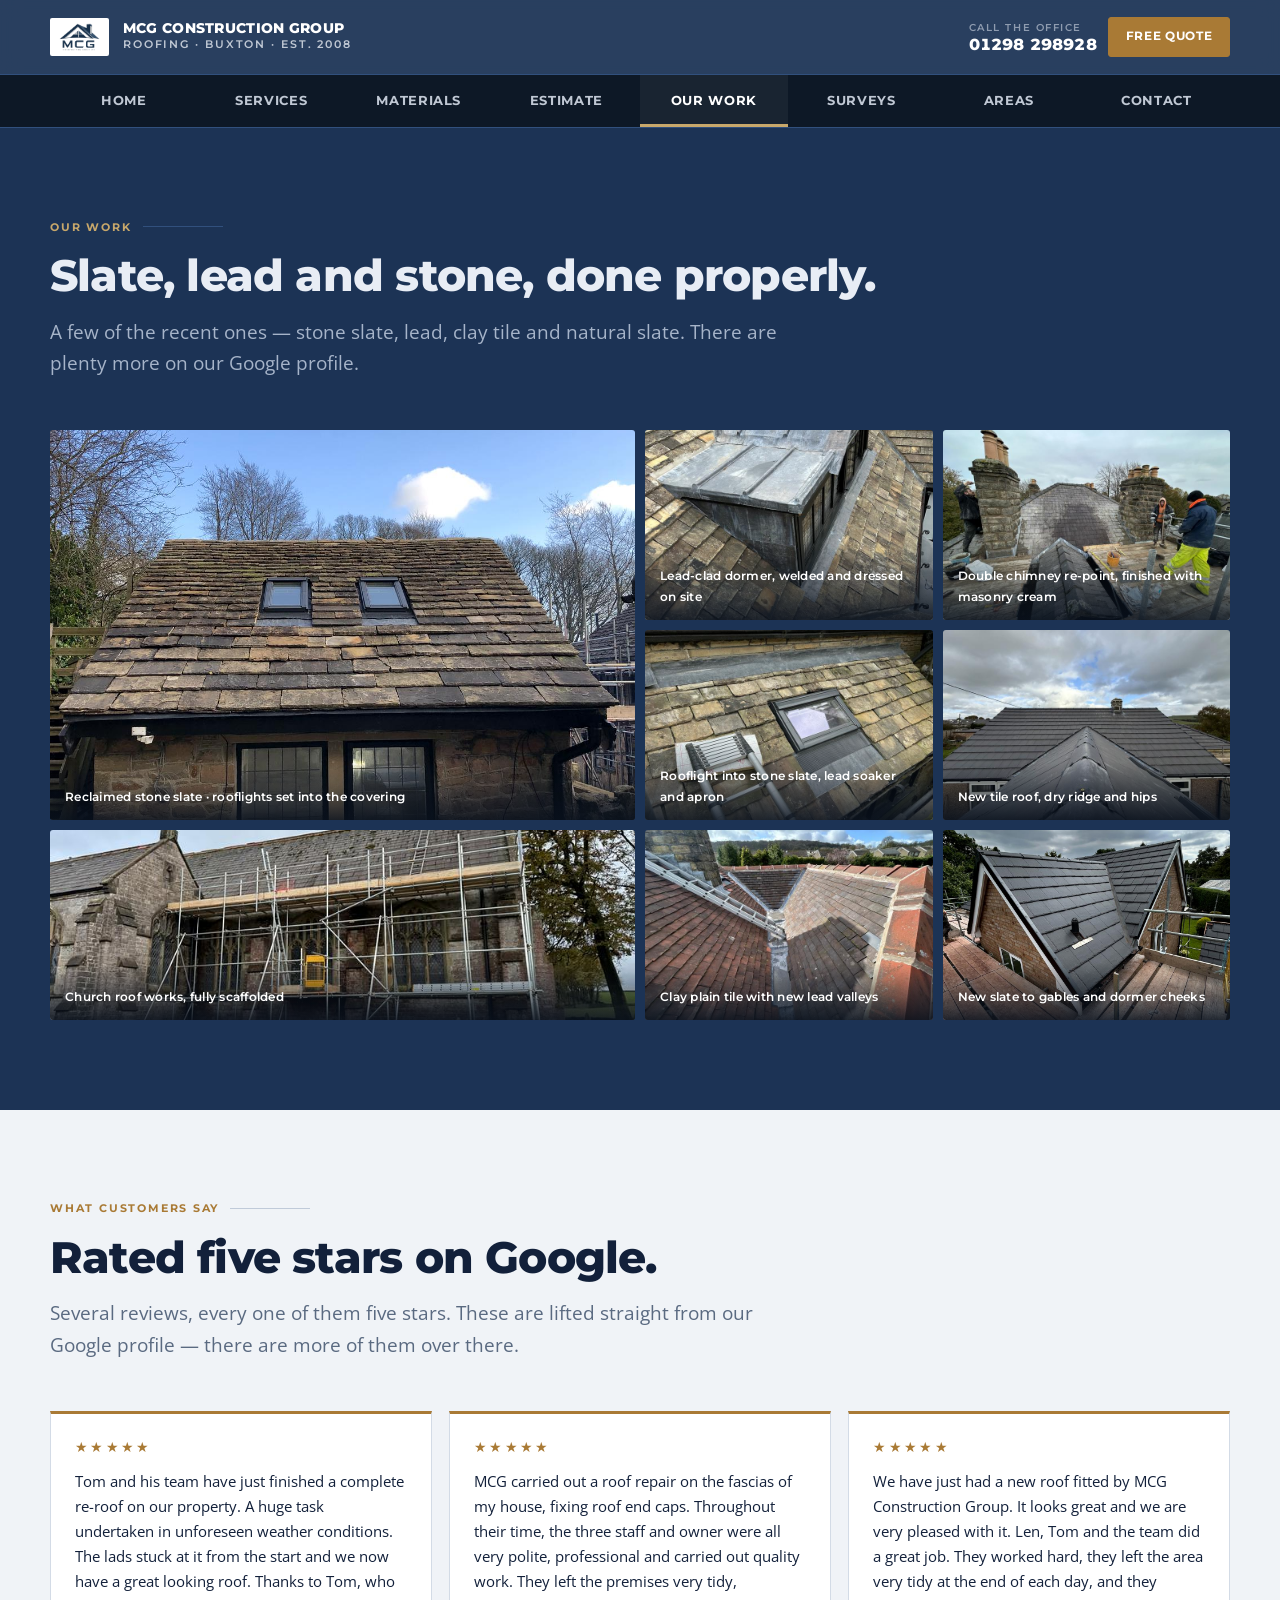
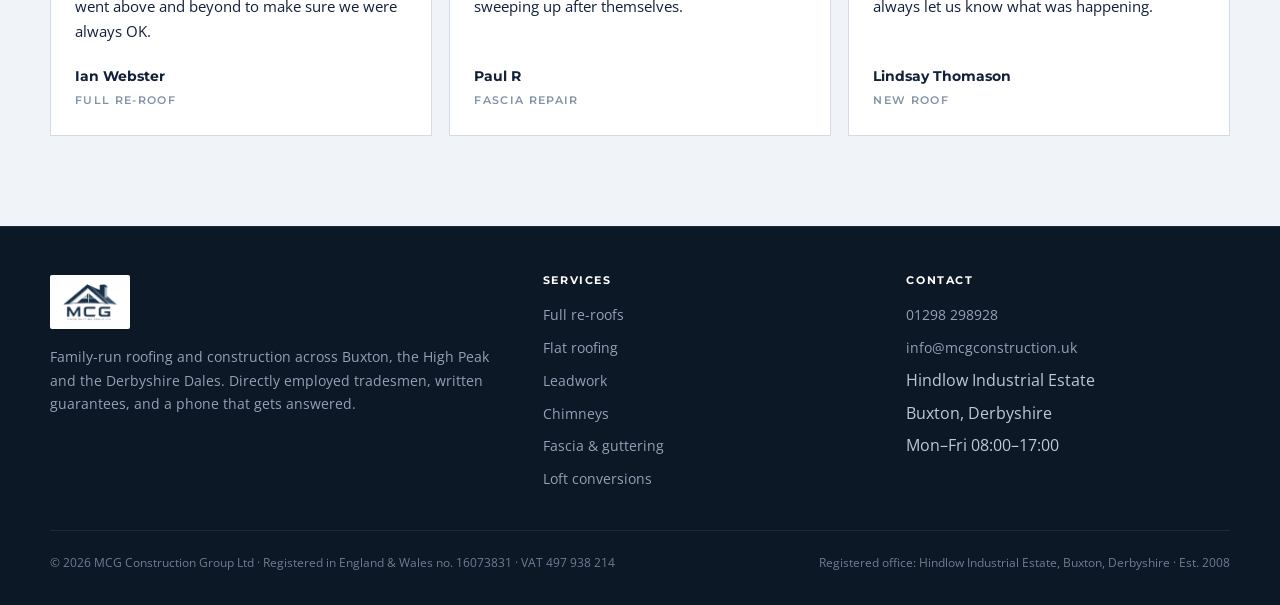
<file: our-work/index.html>
<!doctype html>
<html lang="en-GB">
<head>
<meta charset="utf-8">
<meta name="viewport" content="width=device-width, initial-scale=1">
<title>Our Roofing Work &amp; Reviews | MCG Construction Group, Buxton</title>
<meta name="description" content="Recent stone slate, natural slate, clay tile and leadwork jobs across Buxton and the Peak District, and what our customers say on Google.">
<link rel="canonical" href="https://mcgconstruction.uk/our-work/">
<meta name="theme-color" content="#1c3355">
<link rel="icon" type="image/png" href="/favicon.png">
<link rel="apple-touch-icon" href="/favicon.png">
<meta property="og:type" content="website">
<meta property="og:site_name" content="MCG Construction Group">
<meta property="og:title" content="Our Roofing Work &amp; Reviews">
<meta property="og:description" content="Recent stone slate, natural slate, clay tile and leadwork jobs across Buxton and the Peak District, and what our customers say on Google.">
<meta property="og:url" content="https://mcgconstruction.uk/our-work/">
<meta property="og:image" content="https://mcgconstruction.uk/img/hero.jpg">
<meta name="twitter:card" content="summary_large_image">
<style>
  :root{color-scheme:light dark}
  html{-webkit-text-size-adjust:100%}
  [hidden]{display:none!important}
</style>
<link rel="preconnect" href="https://fonts.googleapis.com">
<link rel="preconnect" href="https://fonts.gstatic.com" crossorigin>
<link rel="stylesheet" href="https://fonts.googleapis.com/css2?family=Montserrat:wght@600;700;800&family=Open+Sans:wght@400;500;600&display=swap">
<link rel="stylesheet" href="/css/site.css">
</head>
<body>
<header class="hdr">
  <div class="wrap hdr-in">
    <a class="brand" href="/">
      <img src="/img/logo.png" alt="MCG Construction Group Ltd">
      <span style="display:block">
        <b>MCG Construction Group</b>
        <span>Roofing &middot; Buxton &middot; Est. 2008</span>
      </span>
    </a>
    <div class="hdr-cta">
      <a class="tel" href="tel:01298298928"><small>Call the office</small><b class="num">01298 298928</b></a>
      <a class="btn btn-g btn-sm" href="/contact/">Free quote</a>
    </div>
  </div>
</header>
<nav class="navbar" id="nav" aria-label="Pages">
  <div class="wrap navbar-in">
    <a href="/">Home</a>
    <a href="/services/">Services</a>
    <a href="/materials/">Materials</a>
    <a href="/estimate/">Estimate</a>
    <a href="/our-work/" aria-current="page">Our Work</a>
    <a href="/surveys/">Surveys</a>
    <a href="/areas/">Areas</a>
    <a href="/contact/">Contact</a>
  </div>
</nav>

<section class="band" id="work">
  <div class="wrap">
    <div class="head">
      <p class="eyebrow">Our work</p>
      <h1 class="pg">Slate, lead and stone, done properly.</h1>
      <p class="lede narrow">A few of the recent ones &mdash; stone slate, lead, clay tile and natural slate. There are plenty more on our Google profile.</p>
    </div>
    <div class="gal">
      <figure><img loading="lazy" decoding="async" src="/img/g_stone.jpg" alt="Reclaimed stone slate re-roof on a Peak District barn with two rooflights"><figcaption>Reclaimed stone slate &middot; rooflights set into the covering</figcaption></figure>
      <figure><img loading="lazy" decoding="async" src="/img/g_dormer.jpg" alt="Lead-clad dormer on a stone slate roof"><figcaption>Lead-clad dormer, welded and dressed on site</figcaption></figure>
      <figure><img loading="lazy" decoding="async" src="/img/g_team.jpg" alt="MCG team re-pointing two gritstone chimney stacks and applying masonry cream"><figcaption>Double chimney re-point, finished with masonry cream</figcaption></figure>
      <figure><img loading="lazy" decoding="async" src="/img/g_velux.jpg" alt="Rooflight set into a stone slate roof with lead soakers and apron"><figcaption>Rooflight into stone slate, lead soaker and apron</figcaption></figure>
      <figure><img loading="lazy" decoding="async" src="/img/g_tile.jpg" alt="New grey tiled roof with dry ridge and hips"><figcaption>New tile roof, dry ridge and hips</figcaption></figure>
      <figure class="wide"><img loading="lazy" decoding="async" src="/img/g_church.jpg" alt="Church roof works with the elevation fully scaffolded"><figcaption>Church roof works, fully scaffolded</figcaption></figure>
      <figure><img loading="lazy" decoding="async" src="/img/g_valley.jpg" alt="Clay plain tile roof with new lead valleys"><figcaption>Clay plain tile with new lead valleys</figcaption></figure>
      <figure><img loading="lazy" decoding="async" src="/img/g_gable.jpg" alt="New natural slate to gables and dormer cheeks"><figcaption>New slate to gables and dormer cheeks</figcaption></figure>
    </div>
  </div>
</section>

<section id="reviews">
  <div class="wrap">
    <div class="head">
      <p class="eyebrow">What customers say</p>
      <h2>Rated five stars on Google.</h2>
      <p class="lede narrow">Several reviews, every one of them five stars. These are lifted straight from our Google profile &mdash; there are more of them over there.</p>
    </div>
    <div class="revs">
      <figure class="rev">
        <div class="stars" aria-label="5 out of 5 stars">&#9733;&#9733;&#9733;&#9733;&#9733;</div>
        <blockquote>Tom and his team have just finished a complete re-roof on our property. A huge task undertaken in unforeseen weather conditions. The lads stuck at it from the start and we now have a great looking roof. Thanks to Tom, who went above and beyond to make sure we were always OK.</blockquote>
        <figcaption>Ian Webster <span>Full re-roof</span></figcaption>
      </figure>
      <figure class="rev">
        <div class="stars" aria-label="5 out of 5 stars">&#9733;&#9733;&#9733;&#9733;&#9733;</div>
        <blockquote>MCG carried out a roof repair on the fascias of my house, fixing roof end caps. Throughout their time, the three staff and owner were all very polite, professional and carried out quality work. They left the premises very tidy, sweeping up after themselves.</blockquote>
        <figcaption>Paul R <span>Fascia repair</span></figcaption>
      </figure>
      <figure class="rev">
        <div class="stars" aria-label="5 out of 5 stars">&#9733;&#9733;&#9733;&#9733;&#9733;</div>
        <blockquote>We have just had a new roof fitted by MCG Construction Group. It looks great and we are very pleased with it. Len, Tom and the team did a great job. They worked hard, they left the area very tidy at the end of each day, and they always let us know what was happening.</blockquote>
        <figcaption>Lindsay Thomason <span>New roof</span></figcaption>
      </figure>
    </div>
  </div>
</section>

<footer class="foot">
  <div class="wrap">
    <div class="foot-in">
      <div>
        <img src="/img/logo.png" alt="MCG Construction Group Ltd">
        <p>Family-run roofing and construction across Buxton, the High Peak and the Derbyshire Dales. Directly employed tradesmen, written guarantees, and a phone that gets answered.</p>
      </div>
      <div>
        <h4>Services</h4>
        <ul>
          <li><a href="/services/">Full re-roofs</a></li><li><a href="/services/">Flat roofing</a></li>
          <li><a href="/services/">Leadwork</a></li><li><a href="/services/">Chimneys</a></li>
          <li><a href="/services/">Fascia &amp; guttering</a></li><li><a href="/services/">Loft conversions</a></li>
        </ul>
      </div>
      <div>
        <h4>Contact</h4>
        <ul>
          <li><a href="tel:01298298928" class="num">01298 298928</a></li>
          <li><a href="mailto:info@mcgconstruction.uk">info@mcgconstruction.uk</a></li>
          <li>Hindlow Industrial Estate</li>
          <li>Buxton, Derbyshire</li>
          <li>Mon&ndash;Fri 08:00&ndash;17:00</li>
        </ul>
      </div>
    </div>
    <div class="legal">
      <span>&copy; 2026 MCG Construction Group Ltd &middot; Registered in England &amp; Wales no. 16073831 &middot; VAT 497 938 214</span>
      <span>Registered office: Hindlow Industrial Estate, Buxton, Derbyshire &middot; Est. 2008</span>
    </div>
  </div>
</footer>

<script src="/js/site.js" defer></script>
</body>
</html>
</file>
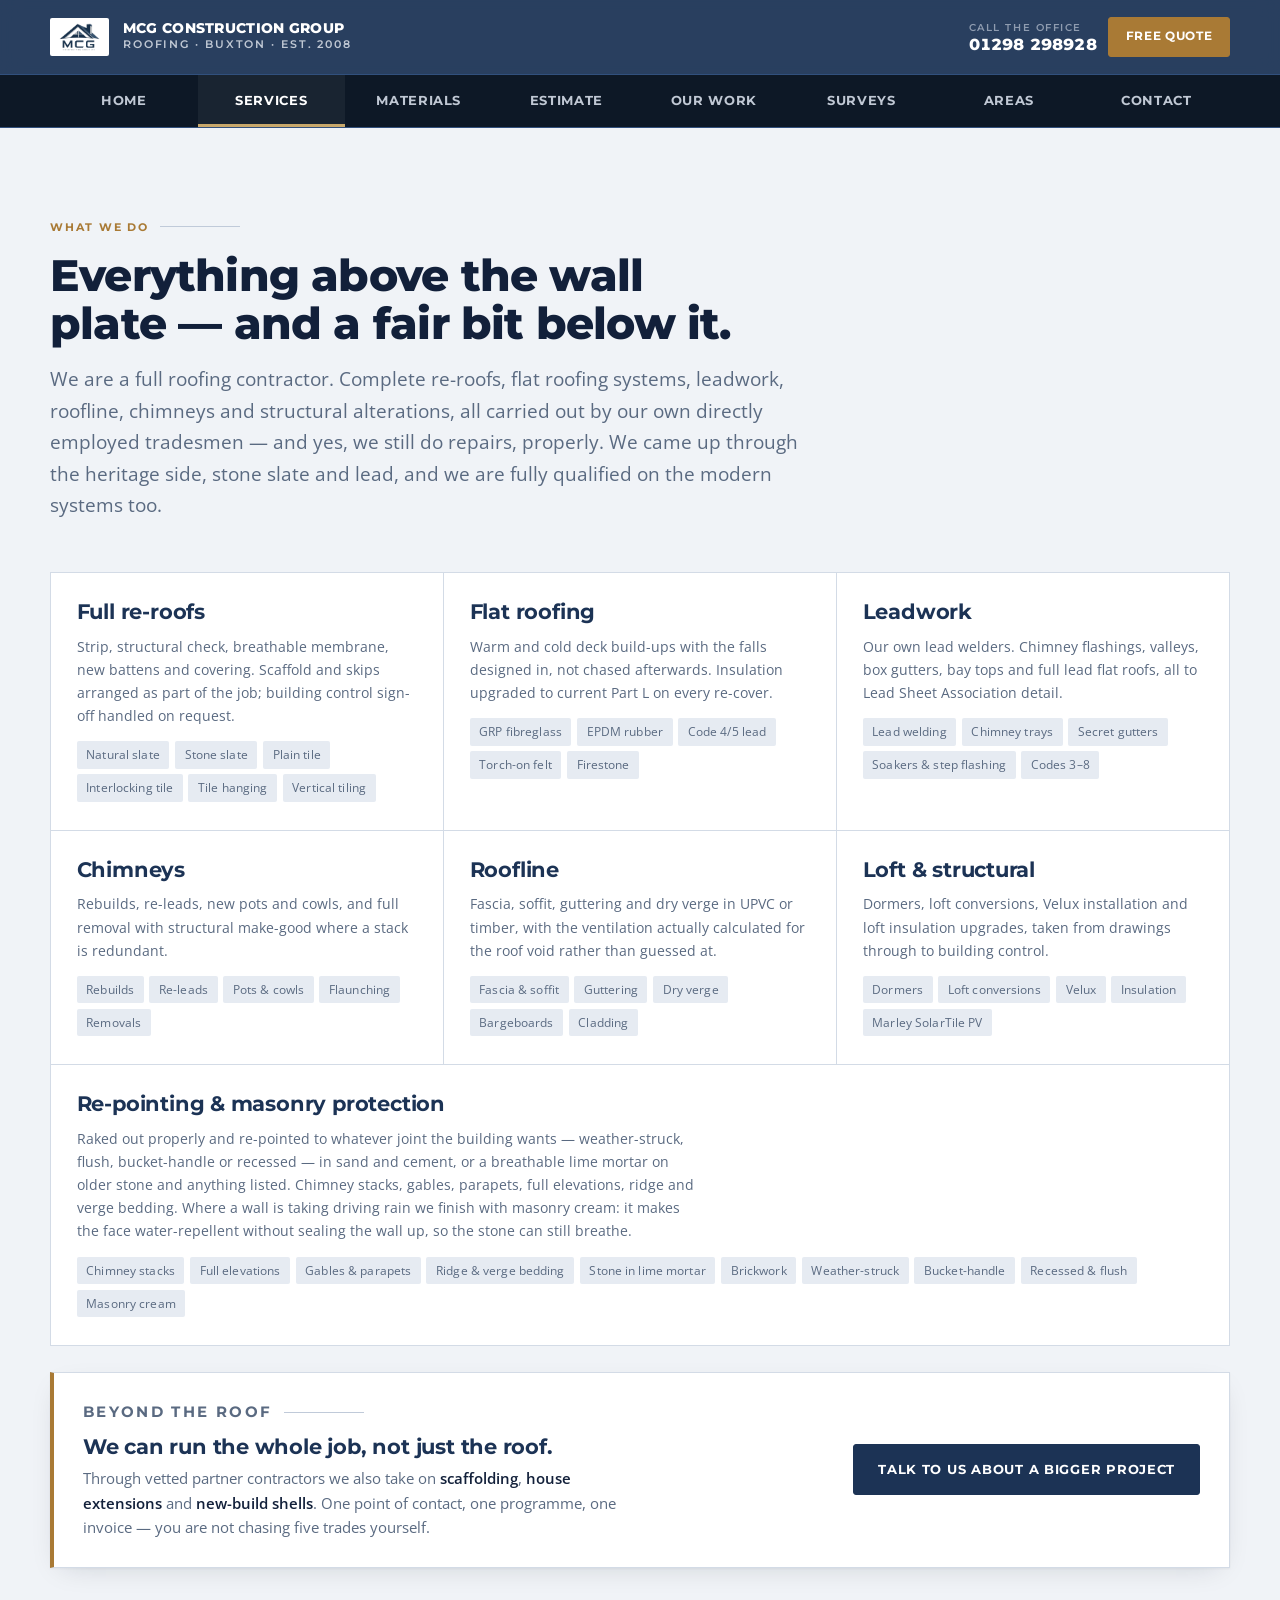
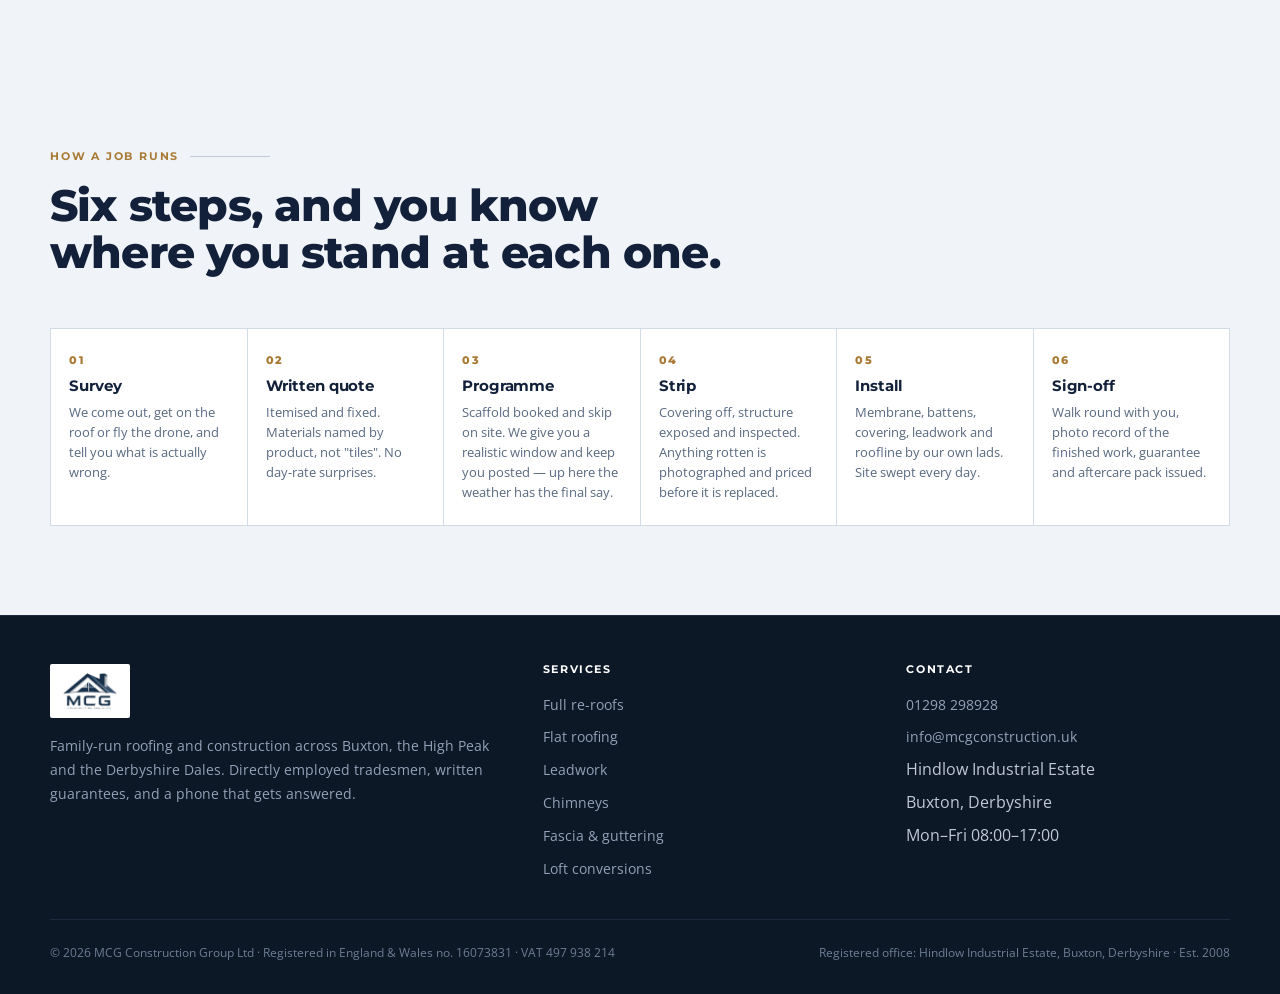
<file: services/index.html>
<!doctype html>
<html lang="en-GB">
<head>
<meta charset="utf-8">
<meta name="viewport" content="width=device-width, initial-scale=1">
<title>Roofing Services in Buxton &amp; the Peak District | MCG Construction Group</title>
<meta name="description" content="Full re-roofs, flat roofing, leadwork, chimneys, roofline, loft and structural work, re-pointing and masonry protection, by our own directly employed tradesmen in Buxton and the Peak District.">
<link rel="canonical" href="https://mcgconstruction.uk/services/">
<meta name="theme-color" content="#1c3355">
<link rel="icon" type="image/png" href="/favicon.png">
<link rel="apple-touch-icon" href="/favicon.png">
<meta property="og:type" content="website">
<meta property="og:site_name" content="MCG Construction Group">
<meta property="og:title" content="Roofing Services in Buxton &amp; the Peak District">
<meta property="og:description" content="Full re-roofs, flat roofing, leadwork, chimneys, roofline, loft and structural work, re-pointing and masonry protection, by our own directly employed tradesmen in Buxton and the Peak District.">
<meta property="og:url" content="https://mcgconstruction.uk/services/">
<meta property="og:image" content="https://mcgconstruction.uk/img/hero.jpg">
<meta name="twitter:card" content="summary_large_image">
<style>
  :root{color-scheme:light dark}
  html{-webkit-text-size-adjust:100%}
  [hidden]{display:none!important}
</style>
<link rel="preconnect" href="https://fonts.googleapis.com">
<link rel="preconnect" href="https://fonts.gstatic.com" crossorigin>
<link rel="stylesheet" href="https://fonts.googleapis.com/css2?family=Montserrat:wght@600;700;800&family=Open+Sans:wght@400;500;600&display=swap">
<link rel="stylesheet" href="/css/site.css">
</head>
<body>
<header class="hdr">
  <div class="wrap hdr-in">
    <a class="brand" href="/">
      <img src="/img/logo.png" alt="MCG Construction Group Ltd">
      <span style="display:block">
        <b>MCG Construction Group</b>
        <span>Roofing &middot; Buxton &middot; Est. 2008</span>
      </span>
    </a>
    <div class="hdr-cta">
      <a class="tel" href="tel:01298298928"><small>Call the office</small><b class="num">01298 298928</b></a>
      <a class="btn btn-g btn-sm" href="/contact/">Free quote</a>
    </div>
  </div>
</header>
<nav class="navbar" id="nav" aria-label="Pages">
  <div class="wrap navbar-in">
    <a href="/">Home</a>
    <a href="/services/" aria-current="page">Services</a>
    <a href="/materials/">Materials</a>
    <a href="/estimate/">Estimate</a>
    <a href="/our-work/">Our Work</a>
    <a href="/surveys/">Surveys</a>
    <a href="/areas/">Areas</a>
    <a href="/contact/">Contact</a>
  </div>
</nav>

<section id="services">
  <div class="wrap">
    <div class="head">
      <p class="eyebrow">What we do</p>
      <h1 class="pg">Everything above the wall plate &mdash; and a fair bit below it.</h1>
      <p class="lede narrow">We are a full roofing contractor. Complete re-roofs, flat roofing systems, leadwork, roofline, chimneys and structural alterations, all carried out by our own directly employed tradesmen &mdash; and yes, we still do repairs, properly. We came up through the heritage side, stone slate and lead, and we are fully qualified on the modern systems too.</p>
    </div>
    <div class="svc">
      <div class="svc-cell">
        <h3>Full re-roofs</h3>
        <p>Strip, structural check, breathable membrane, new battens and covering. Scaffold and skips arranged as part of the job; building control sign-off handled on request.</p>
        <ul><li>Natural slate</li><li>Stone slate</li><li>Plain tile</li><li>Interlocking tile</li><li>Tile hanging</li><li>Vertical tiling</li></ul>
      </div>
      <div class="svc-cell">
        <h3>Flat roofing</h3>
        <p>Warm and cold deck build-ups with the falls designed in, not chased afterwards. Insulation upgraded to current Part&nbsp;L on every re-cover.</p>
        <ul><li>GRP fibreglass</li><li>EPDM rubber</li><li>Code 4/5 lead</li><li>Torch-on felt</li><li>Firestone</li></ul>
      </div>
      <div class="svc-cell">
        <h3>Leadwork</h3>
        <p>Our own lead welders. Chimney flashings, valleys, box gutters, bay tops and full lead flat roofs, all to Lead Sheet Association detail.</p>
        <ul><li>Lead welding</li><li>Chimney trays</li><li>Secret gutters</li><li>Soakers &amp; step flashing</li><li>Codes 3&ndash;8</li></ul>
      </div>
      <div class="svc-cell">
        <h3>Chimneys</h3>
        <p>Rebuilds, re-leads, new pots and cowls, and full removal with structural make-good where a stack is redundant.</p>
        <ul><li>Rebuilds</li><li>Re-leads</li><li>Pots &amp; cowls</li><li>Flaunching</li><li>Removals</li></ul>
      </div>
      <div class="svc-cell">
        <h3>Roofline</h3>
        <p>Fascia, soffit, guttering and dry verge in UPVC or timber, with the ventilation actually calculated for the roof void rather than guessed at.</p>
        <ul><li>Fascia &amp; soffit</li><li>Guttering</li><li>Dry verge</li><li>Bargeboards</li><li>Cladding</li></ul>
      </div>
      <div class="svc-cell">
        <h3>Loft &amp; structural</h3>
        <p>Dormers, loft conversions, Velux installation and loft insulation upgrades, taken from drawings through to building control.</p>
        <ul><li>Dormers</li><li>Loft conversions</li><li>Velux</li><li>Insulation</li><li>Marley SolarTile PV</li></ul>
      </div>
      <div class="svc-cell full">
        <h3>Re-pointing &amp; masonry protection</h3>
        <p>Raked out properly and re-pointed to whatever joint the building wants &mdash; weather-struck, flush, bucket-handle or recessed &mdash; in sand and cement, or a breathable lime mortar on older stone and anything listed. Chimney stacks, gables, parapets, full elevations, ridge and verge bedding. Where a wall is taking driving rain we finish with masonry cream: it makes the face water-repellent without sealing the wall up, so the stone can still breathe.</p>
        <ul><li>Chimney stacks</li><li>Full elevations</li><li>Gables &amp; parapets</li><li>Ridge &amp; verge bedding</li><li>Stone in lime mortar</li><li>Brickwork</li><li>Weather-struck</li><li>Bucket-handle</li><li>Recessed &amp; flush</li><li>Masonry cream</li></ul>
      </div>
    </div>
    <div class="callout">
      <div>
        <p class="eyebrow" style="margin-bottom:.7rem">Beyond the roof</p>
        <h3>We can run the whole job, not just the roof.</h3>
        <p>Through vetted partner contractors we also take on <b>scaffolding</b>, <b>house extensions</b> and <b>new-build shells</b>. One point of contact, one programme, one invoice &mdash; you are not chasing five trades yourself.</p>
      </div>
      <a class="btn btn-n" href="/contact/">Talk to us about a bigger project</a>
    </div>
  </div>
</section>

<section id="process">
  <div class="wrap">
    <div class="head">
      <p class="eyebrow">How a job runs</p>
      <h2>Six steps, and you know where you stand at each one.</h2>
    </div>
    <div class="steps">
      <div class="step"><b>01</b><h3>Survey</h3><p>We come out, get on the roof or fly the drone, and tell you what is actually wrong.</p></div>
      <div class="step"><b>02</b><h3>Written quote</h3><p>Itemised and fixed. Materials named by product, not "tiles". No day-rate surprises.</p></div>
      <div class="step"><b>03</b><h3>Programme</h3><p>Scaffold booked and skip on site. We give you a realistic window and keep you posted &mdash; up here the weather has the final say.</p></div>
      <div class="step"><b>04</b><h3>Strip</h3><p>Covering off, structure exposed and inspected. Anything rotten is photographed and priced before it is replaced.</p></div>
      <div class="step"><b>05</b><h3>Install</h3><p>Membrane, battens, covering, leadwork and roofline by our own lads. Site swept every day.</p></div>
      <div class="step"><b>06</b><h3>Sign-off</h3><p>Walk round with you, photo record of the finished work, guarantee and aftercare pack issued.</p></div>
    </div>
  </div>
</section>

<footer class="foot">
  <div class="wrap">
    <div class="foot-in">
      <div>
        <img src="/img/logo.png" alt="MCG Construction Group Ltd">
        <p>Family-run roofing and construction across Buxton, the High Peak and the Derbyshire Dales. Directly employed tradesmen, written guarantees, and a phone that gets answered.</p>
      </div>
      <div>
        <h4>Services</h4>
        <ul>
          <li><a href="/services/">Full re-roofs</a></li><li><a href="/services/">Flat roofing</a></li>
          <li><a href="/services/">Leadwork</a></li><li><a href="/services/">Chimneys</a></li>
          <li><a href="/services/">Fascia &amp; guttering</a></li><li><a href="/services/">Loft conversions</a></li>
        </ul>
      </div>
      <div>
        <h4>Contact</h4>
        <ul>
          <li><a href="tel:01298298928" class="num">01298 298928</a></li>
          <li><a href="mailto:info@mcgconstruction.uk">info@mcgconstruction.uk</a></li>
          <li>Hindlow Industrial Estate</li>
          <li>Buxton, Derbyshire</li>
          <li>Mon&ndash;Fri 08:00&ndash;17:00</li>
        </ul>
      </div>
    </div>
    <div class="legal">
      <span>&copy; 2026 MCG Construction Group Ltd &middot; Registered in England &amp; Wales no. 16073831 &middot; VAT 497 938 214</span>
      <span>Registered office: Hindlow Industrial Estate, Buxton, Derbyshire &middot; Est. 2008</span>
    </div>
  </div>
</footer>

<script src="/js/site.js" defer></script>
</body>
</html>
</file>
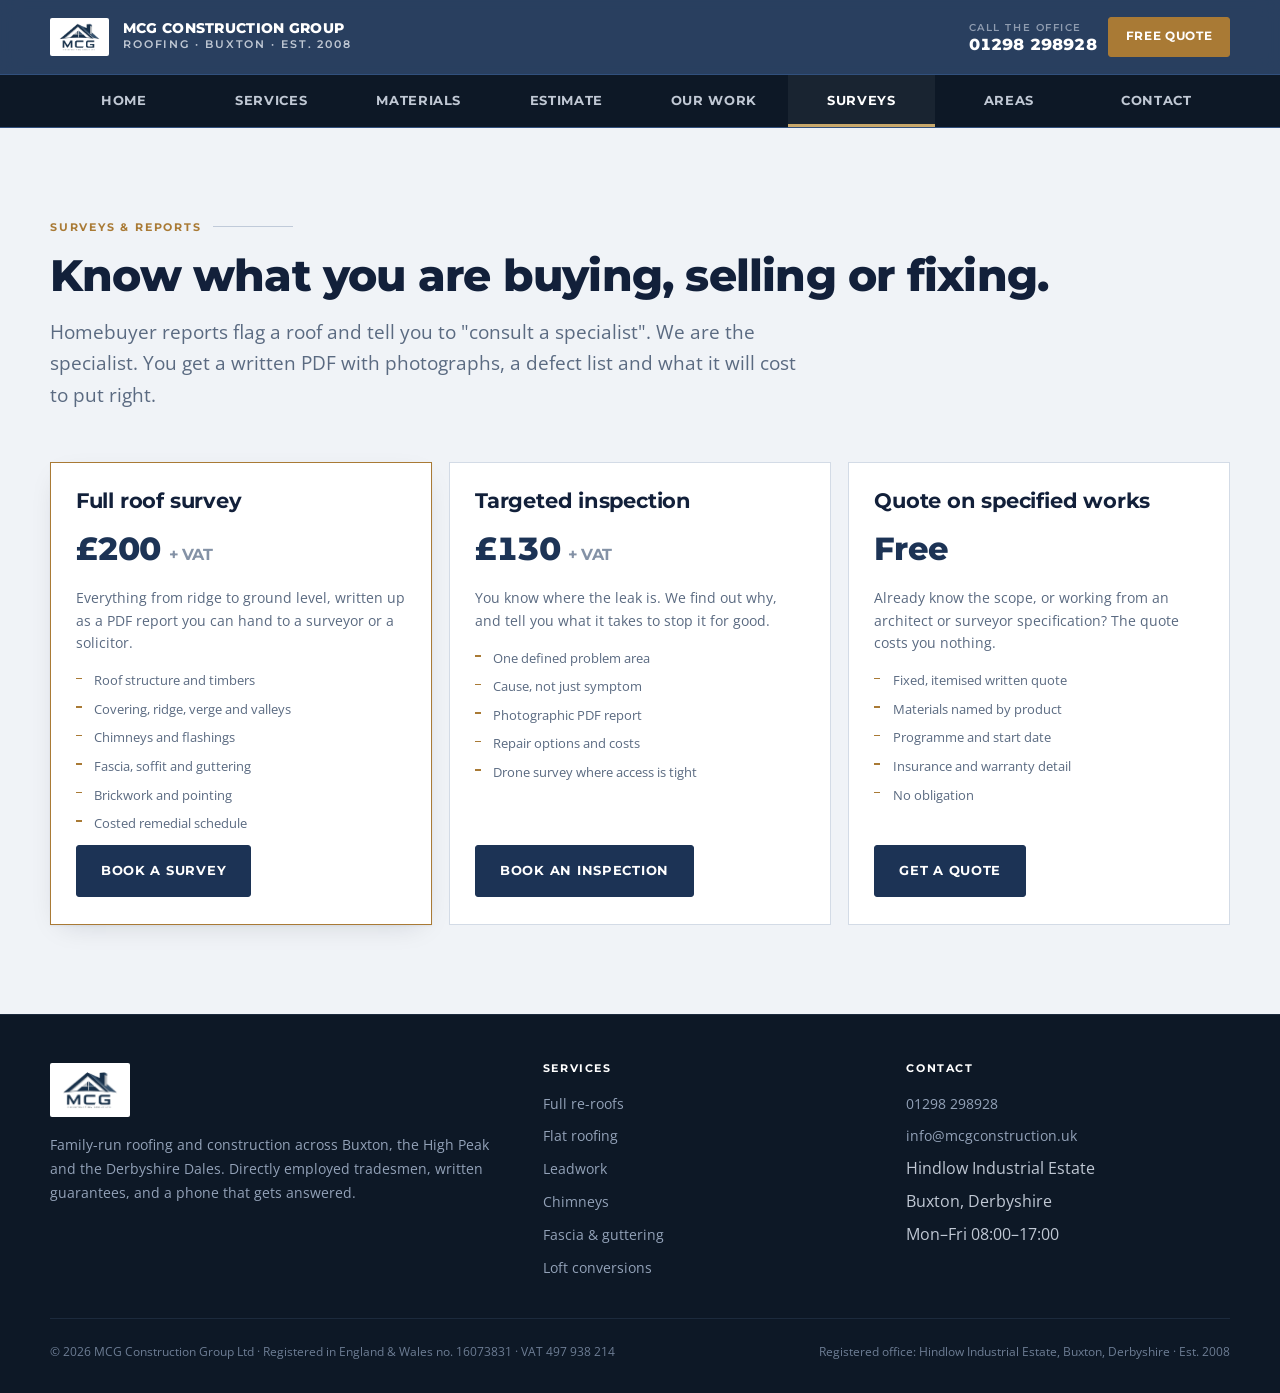
<file: surveys/index.html>
<!doctype html>
<html lang="en-GB">
<head>
<meta charset="utf-8">
<meta name="viewport" content="width=device-width, initial-scale=1">
<title>Roof Surveys &amp; Reports in Buxton &amp; the Peak District | MCG Construction Group</title>
<meta name="description" content="Full roof surveys £200 + VAT and targeted inspections £130 + VAT, written up as a photographic PDF report with a costed remedial schedule. Quotes on specified works are free.">
<link rel="canonical" href="https://mcgconstruction.uk/surveys/">
<meta name="theme-color" content="#1c3355">
<link rel="icon" type="image/png" href="/favicon.png">
<link rel="apple-touch-icon" href="/favicon.png">
<meta property="og:type" content="website">
<meta property="og:site_name" content="MCG Construction Group">
<meta property="og:title" content="Roof Surveys &amp; Reports in Buxton &amp; the Peak District">
<meta property="og:description" content="Full roof surveys £200 + VAT and targeted inspections £130 + VAT, written up as a photographic PDF report with a costed remedial schedule. Quotes on specified works are free.">
<meta property="og:url" content="https://mcgconstruction.uk/surveys/">
<meta property="og:image" content="https://mcgconstruction.uk/img/hero.jpg">
<meta name="twitter:card" content="summary_large_image">
<style>
  :root{color-scheme:light dark}
  html{-webkit-text-size-adjust:100%}
  [hidden]{display:none!important}
</style>
<link rel="preconnect" href="https://fonts.googleapis.com">
<link rel="preconnect" href="https://fonts.gstatic.com" crossorigin>
<link rel="stylesheet" href="https://fonts.googleapis.com/css2?family=Montserrat:wght@600;700;800&family=Open+Sans:wght@400;500;600&display=swap">
<link rel="stylesheet" href="/css/site.css">
</head>
<body>
<header class="hdr">
  <div class="wrap hdr-in">
    <a class="brand" href="/">
      <img src="/img/logo.png" alt="MCG Construction Group Ltd">
      <span style="display:block">
        <b>MCG Construction Group</b>
        <span>Roofing &middot; Buxton &middot; Est. 2008</span>
      </span>
    </a>
    <div class="hdr-cta">
      <a class="tel" href="tel:01298298928"><small>Call the office</small><b class="num">01298 298928</b></a>
      <a class="btn btn-g btn-sm" href="/contact/">Free quote</a>
    </div>
  </div>
</header>
<nav class="navbar" id="nav" aria-label="Pages">
  <div class="wrap navbar-in">
    <a href="/">Home</a>
    <a href="/services/">Services</a>
    <a href="/materials/">Materials</a>
    <a href="/estimate/">Estimate</a>
    <a href="/our-work/">Our Work</a>
    <a href="/surveys/" aria-current="page">Surveys</a>
    <a href="/areas/">Areas</a>
    <a href="/contact/">Contact</a>
  </div>
</nav>

<section id="surveys">
  <div class="wrap">
    <div class="head">
      <p class="eyebrow">Surveys &amp; reports</p>
      <h1 class="pg">Know what you are buying, selling or fixing.</h1>
      <p class="lede narrow">Homebuyer reports flag a roof and tell you to "consult a specialist". We are the specialist. You get a written PDF with photographs, a defect list and what it will cost to put right.</p>
    </div>
    <div class="cards">
      <div class="card lead">
        <h3>Full roof survey</h3>
        <div class="price num">&pound;200 <em>+ VAT</em></div>
        <p>Everything from ridge to ground level, written up as a PDF report you can hand to a surveyor or a solicitor.</p>
        <ul><li>Roof structure and timbers</li><li>Covering, ridge, verge and valleys</li><li>Chimneys and flashings</li><li>Fascia, soffit and guttering</li><li>Brickwork and pointing</li><li>Costed remedial schedule</li></ul>
        <a class="btn btn-n" href="/contact/">Book a survey</a>
      </div>
      <div class="card">
        <h3>Targeted inspection</h3>
        <div class="price num">&pound;130 <em>+ VAT</em></div>
        <p>You know where the leak is. We find out why, and tell you what it takes to stop it for good.</p>
        <ul><li>One defined problem area</li><li>Cause, not just symptom</li><li>Photographic PDF report</li><li>Repair options and costs</li><li>Drone survey where access is tight</li></ul>
        <a class="btn btn-n" href="/contact/">Book an inspection</a>
      </div>
      <div class="card">
        <h3>Quote on specified works</h3>
        <div class="price">Free</div>
        <p>Already know the scope, or working from an architect or surveyor specification? The quote costs you nothing.</p>
        <ul><li>Fixed, itemised written quote</li><li>Materials named by product</li><li>Programme and start date</li><li>Insurance and warranty detail</li><li>No obligation</li></ul>
        <a class="btn btn-n" href="/contact/">Get a quote</a>
      </div>
    </div>
  </div>
</section>

<footer class="foot">
  <div class="wrap">
    <div class="foot-in">
      <div>
        <img src="/img/logo.png" alt="MCG Construction Group Ltd">
        <p>Family-run roofing and construction across Buxton, the High Peak and the Derbyshire Dales. Directly employed tradesmen, written guarantees, and a phone that gets answered.</p>
      </div>
      <div>
        <h4>Services</h4>
        <ul>
          <li><a href="/services/">Full re-roofs</a></li><li><a href="/services/">Flat roofing</a></li>
          <li><a href="/services/">Leadwork</a></li><li><a href="/services/">Chimneys</a></li>
          <li><a href="/services/">Fascia &amp; guttering</a></li><li><a href="/services/">Loft conversions</a></li>
        </ul>
      </div>
      <div>
        <h4>Contact</h4>
        <ul>
          <li><a href="tel:01298298928" class="num">01298 298928</a></li>
          <li><a href="mailto:info@mcgconstruction.uk">info@mcgconstruction.uk</a></li>
          <li>Hindlow Industrial Estate</li>
          <li>Buxton, Derbyshire</li>
          <li>Mon&ndash;Fri 08:00&ndash;17:00</li>
        </ul>
      </div>
    </div>
    <div class="legal">
      <span>&copy; 2026 MCG Construction Group Ltd &middot; Registered in England &amp; Wales no. 16073831 &middot; VAT 497 938 214</span>
      <span>Registered office: Hindlow Industrial Estate, Buxton, Derbyshire &middot; Est. 2008</span>
    </div>
  </div>
</footer>

<script src="/js/site.js" defer></script>
</body>
</html>
</file>
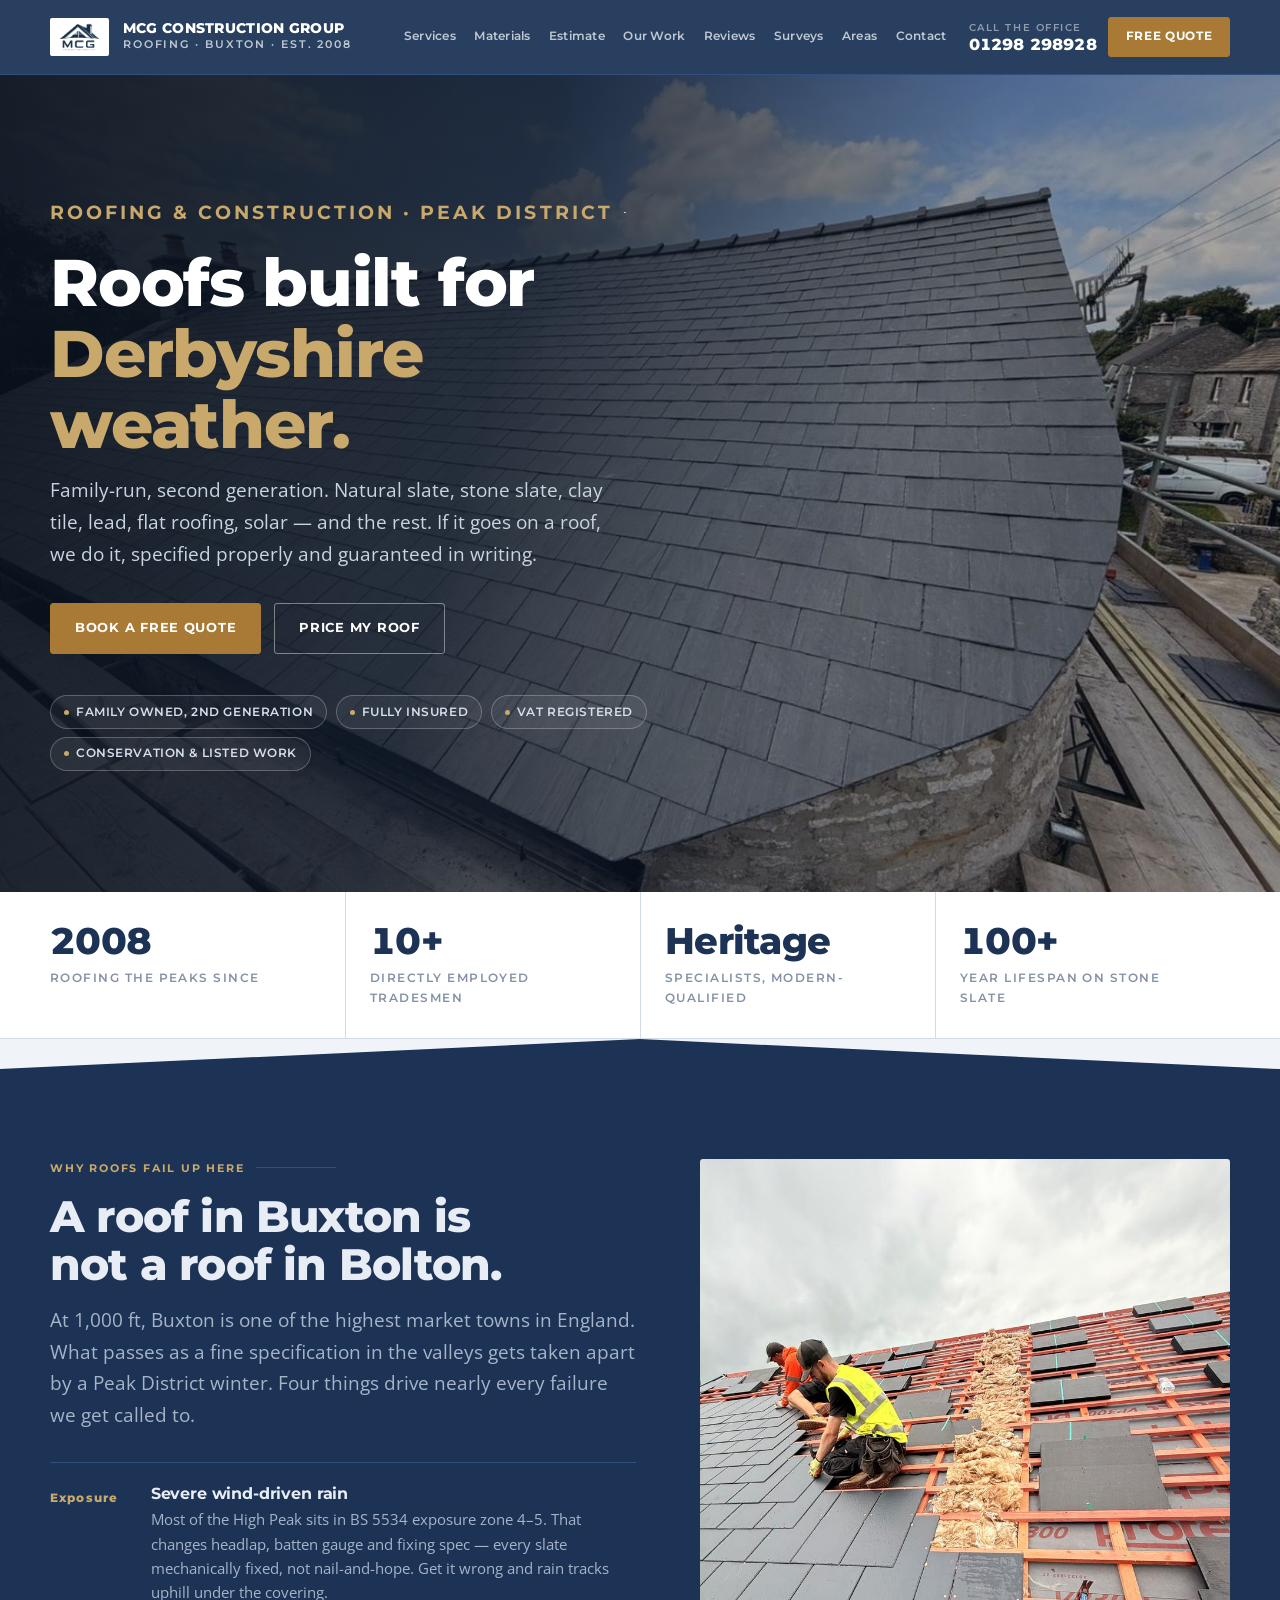
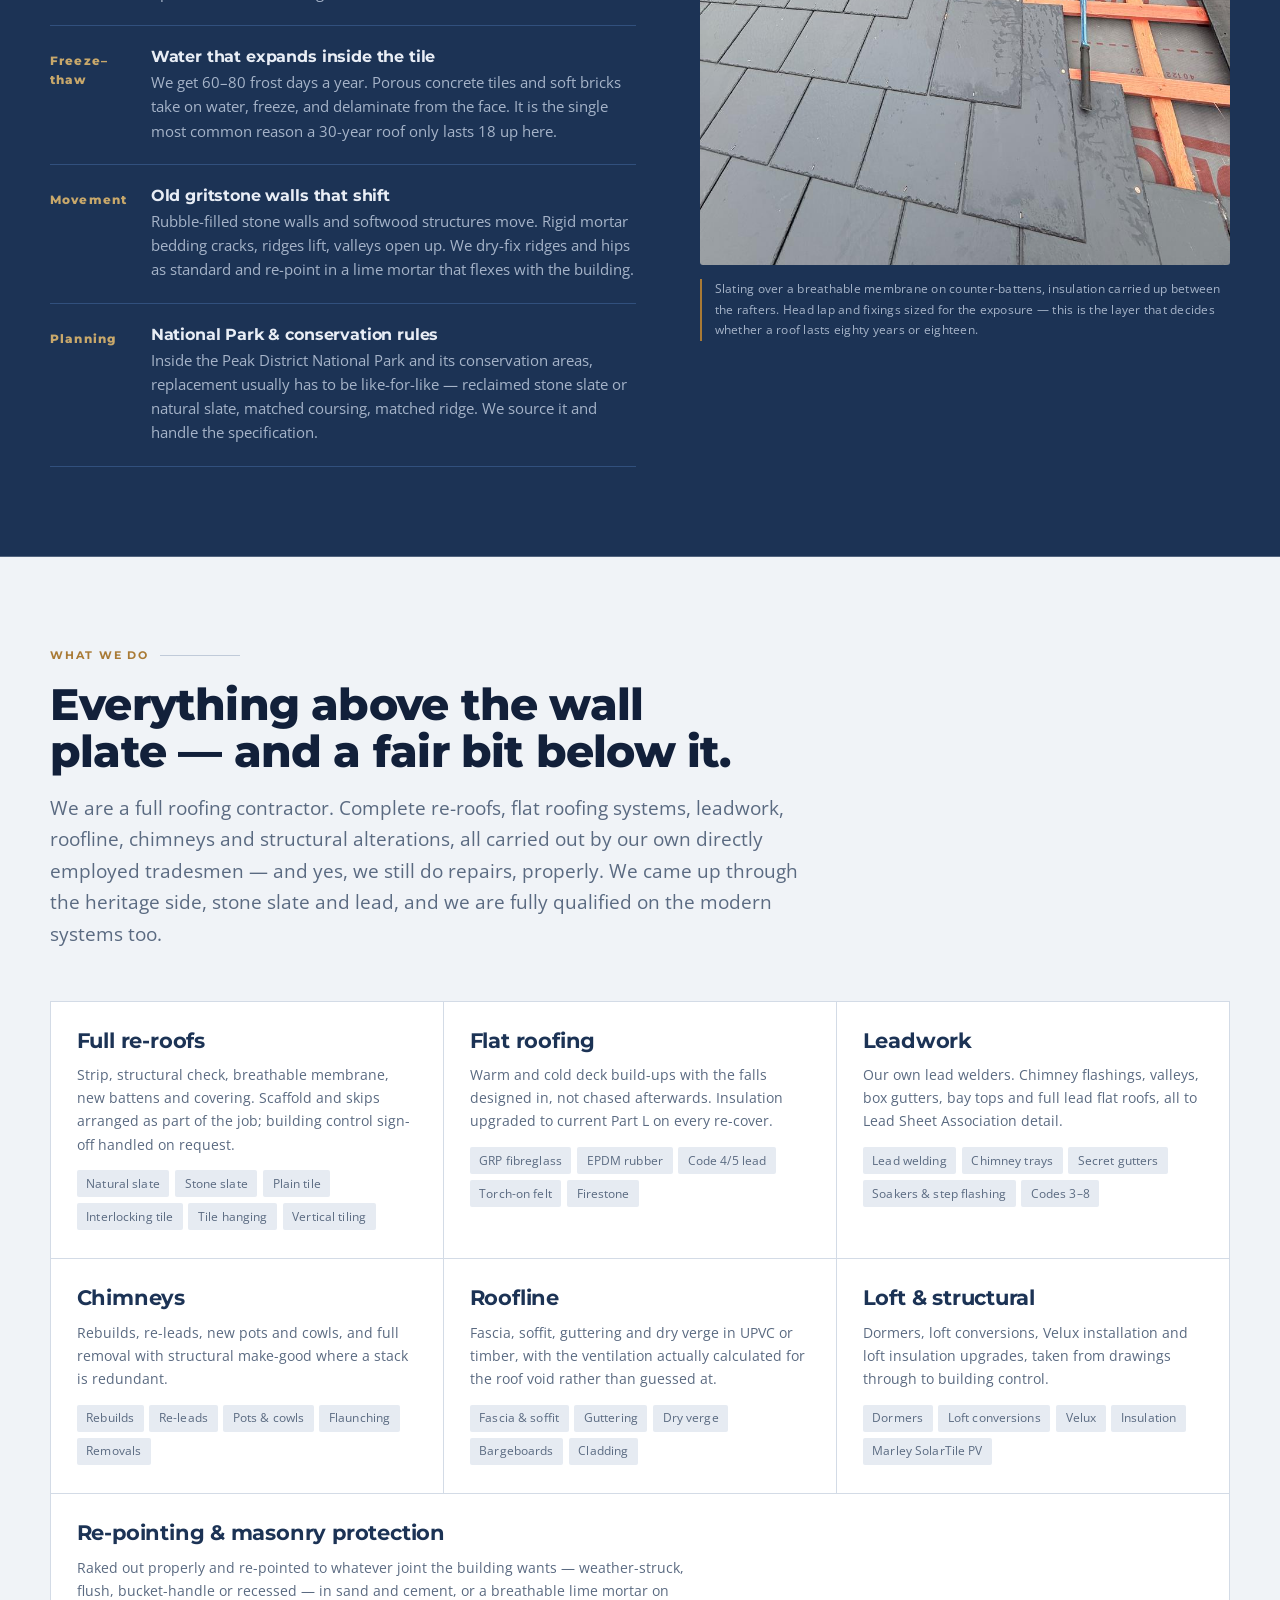
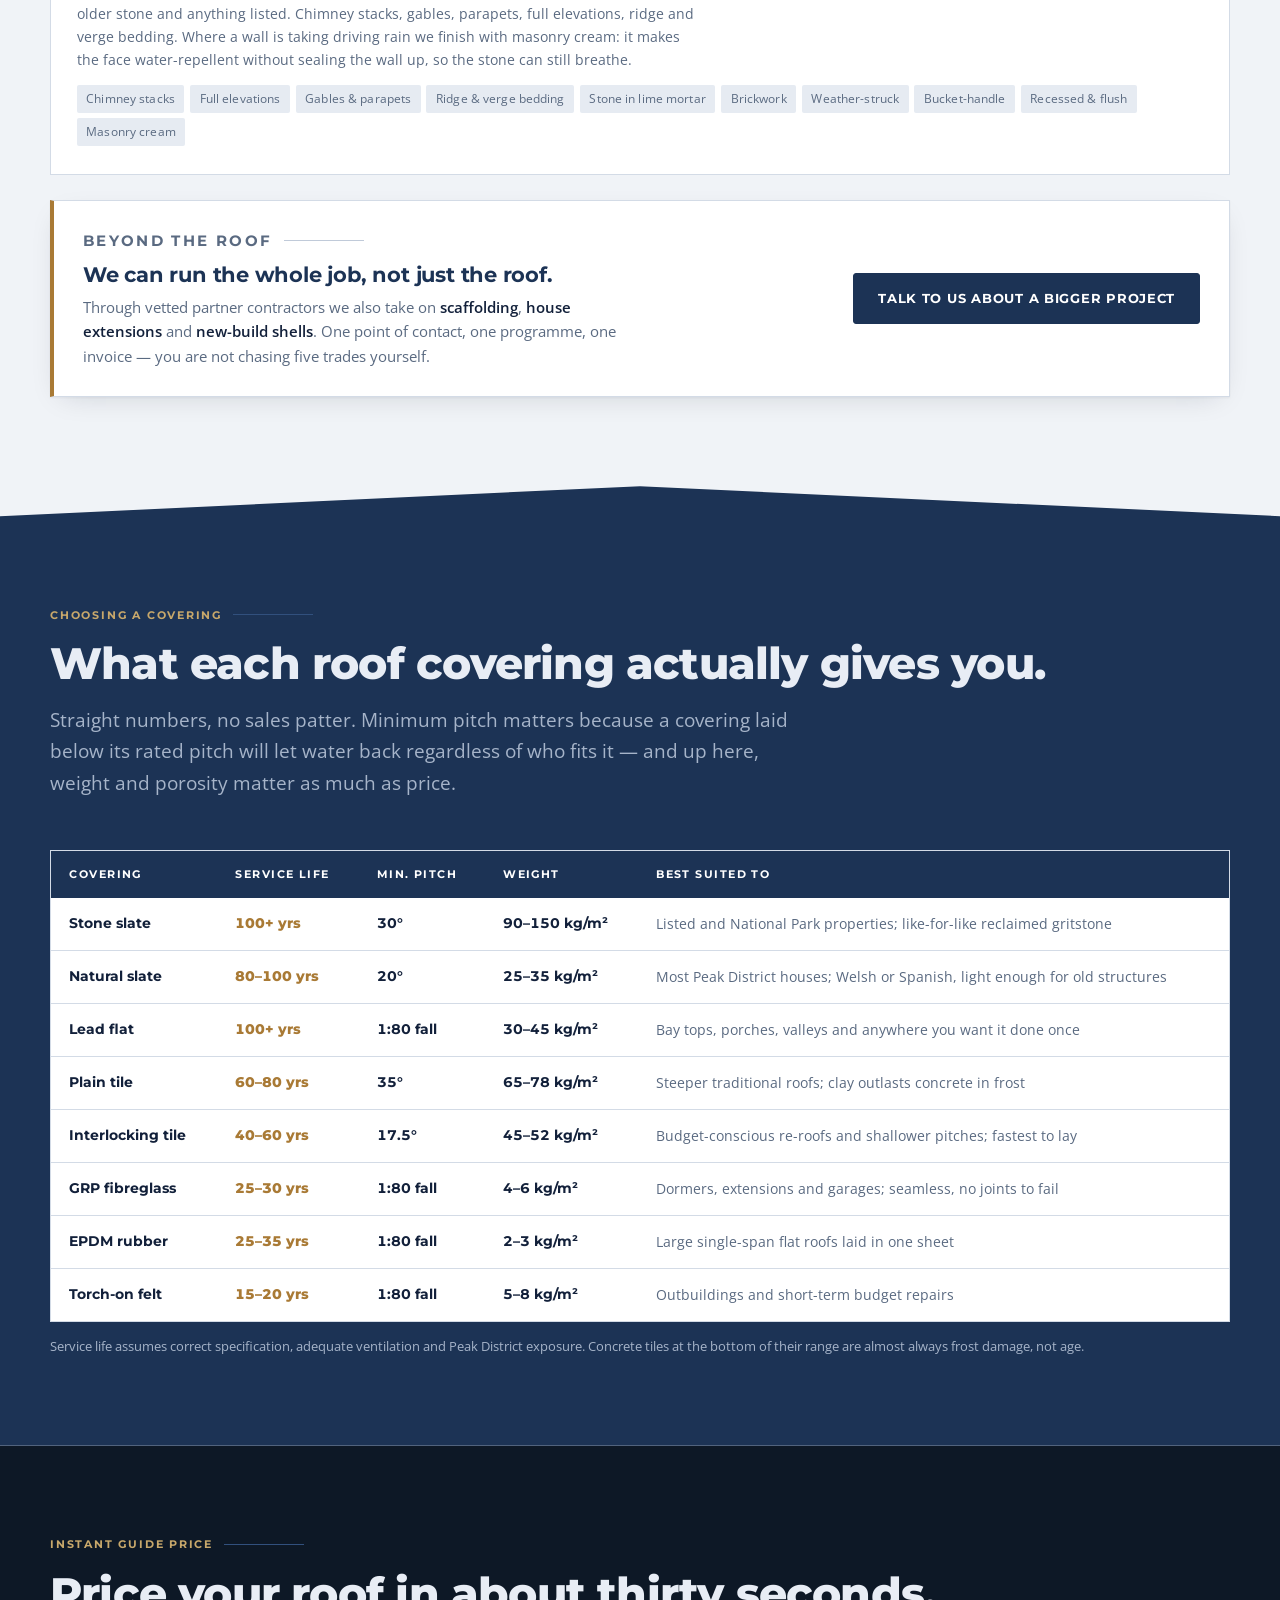
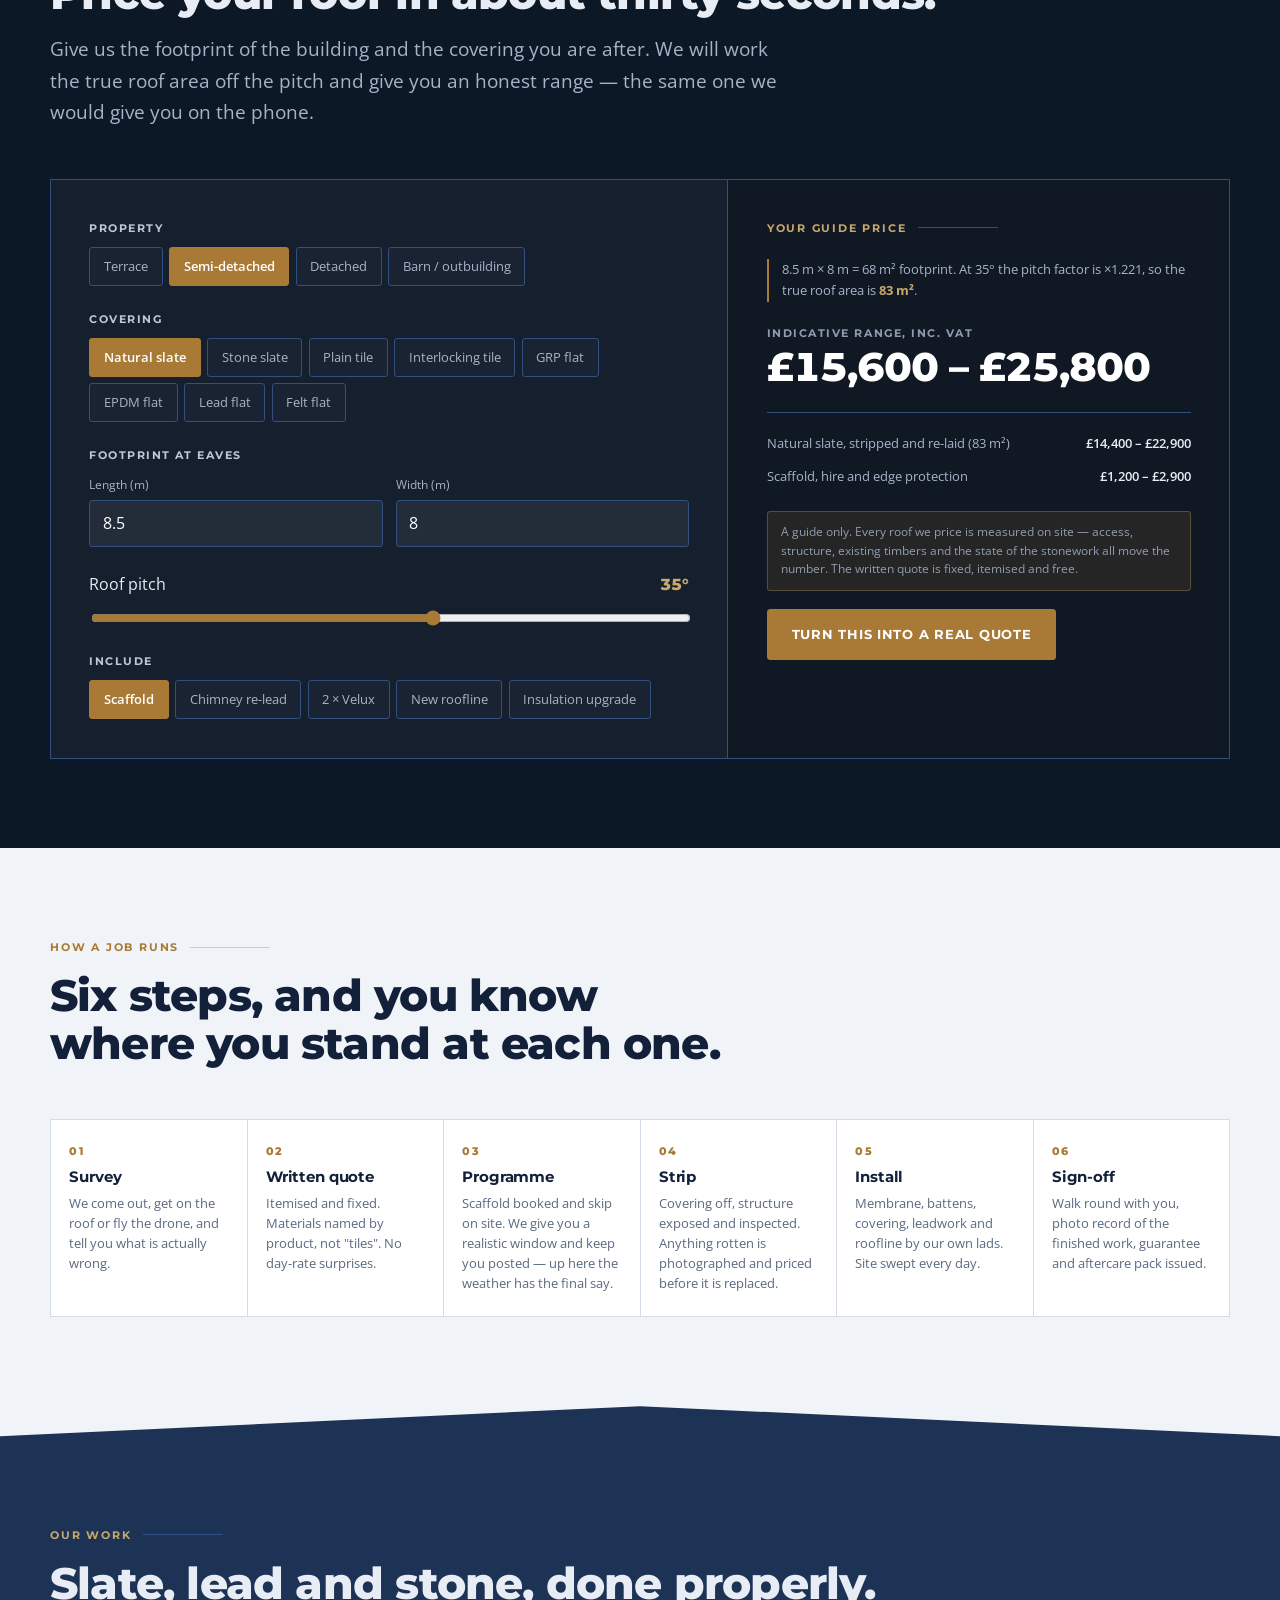
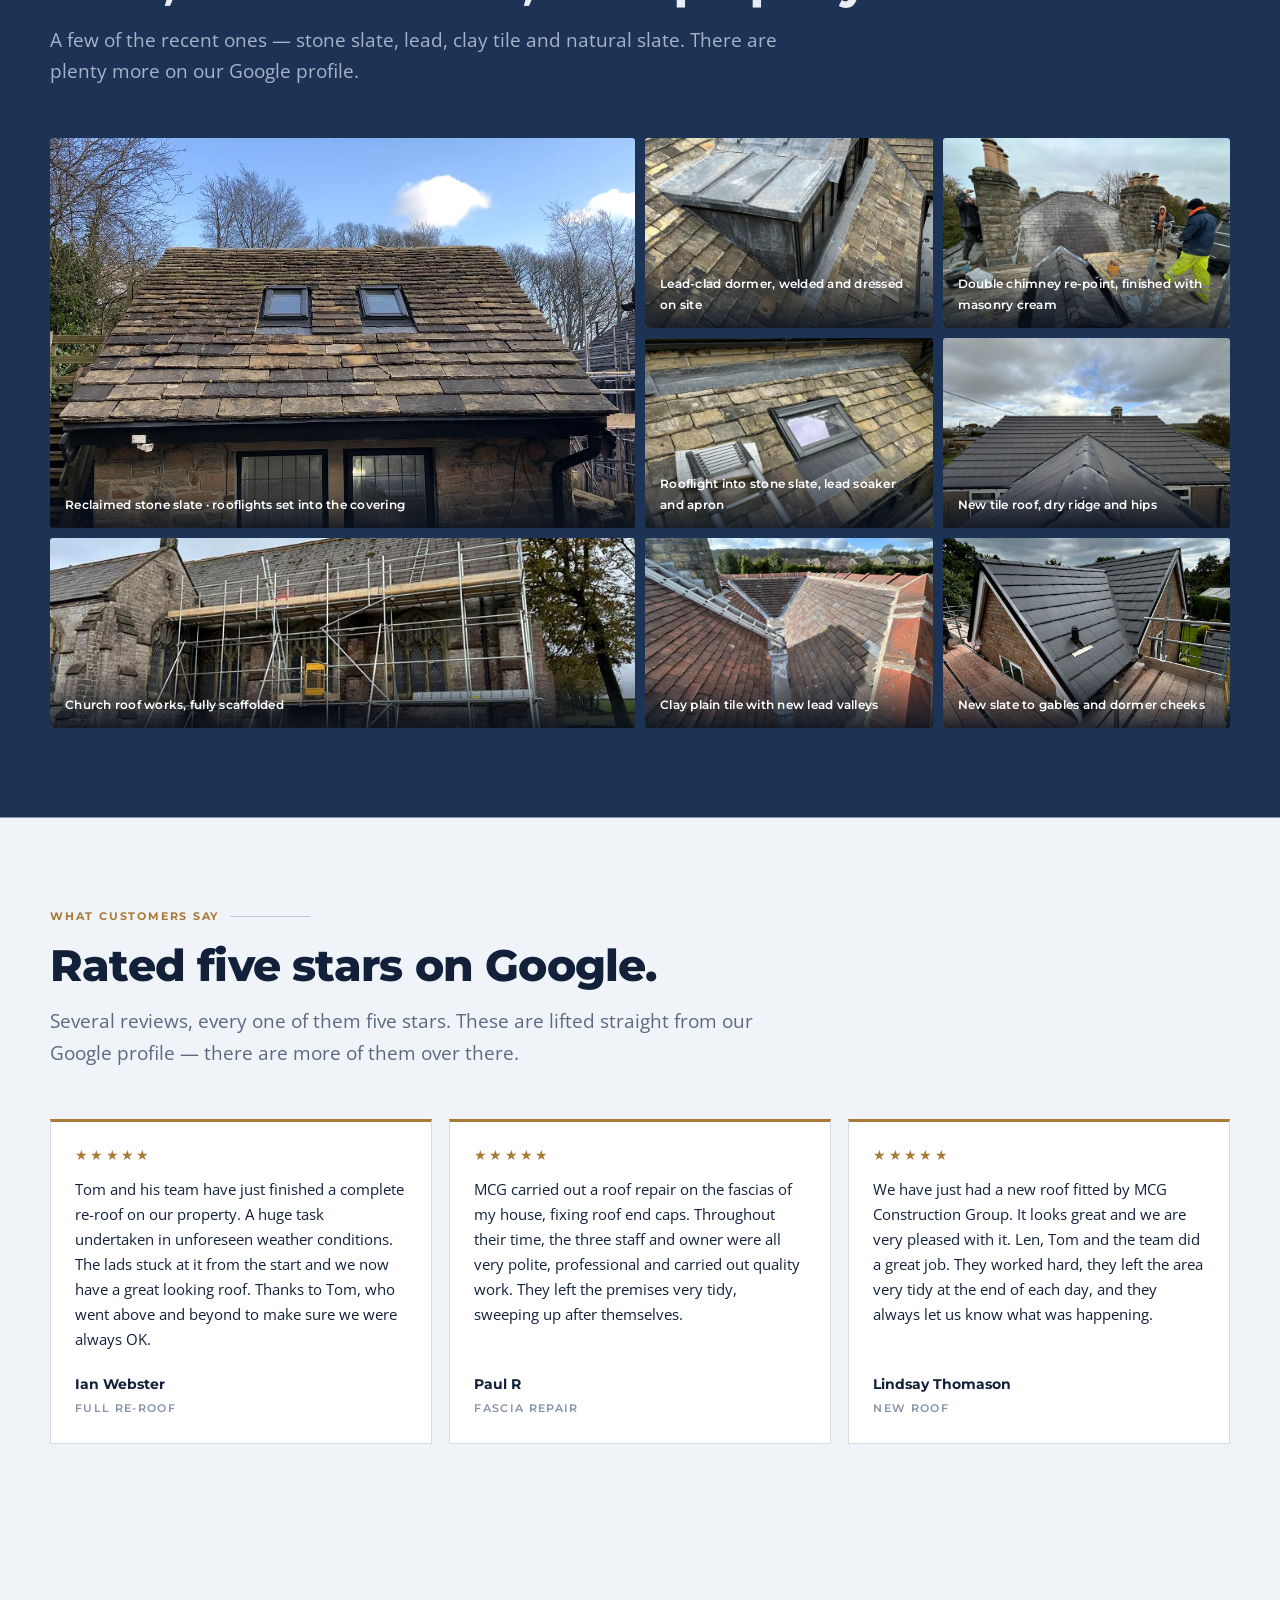
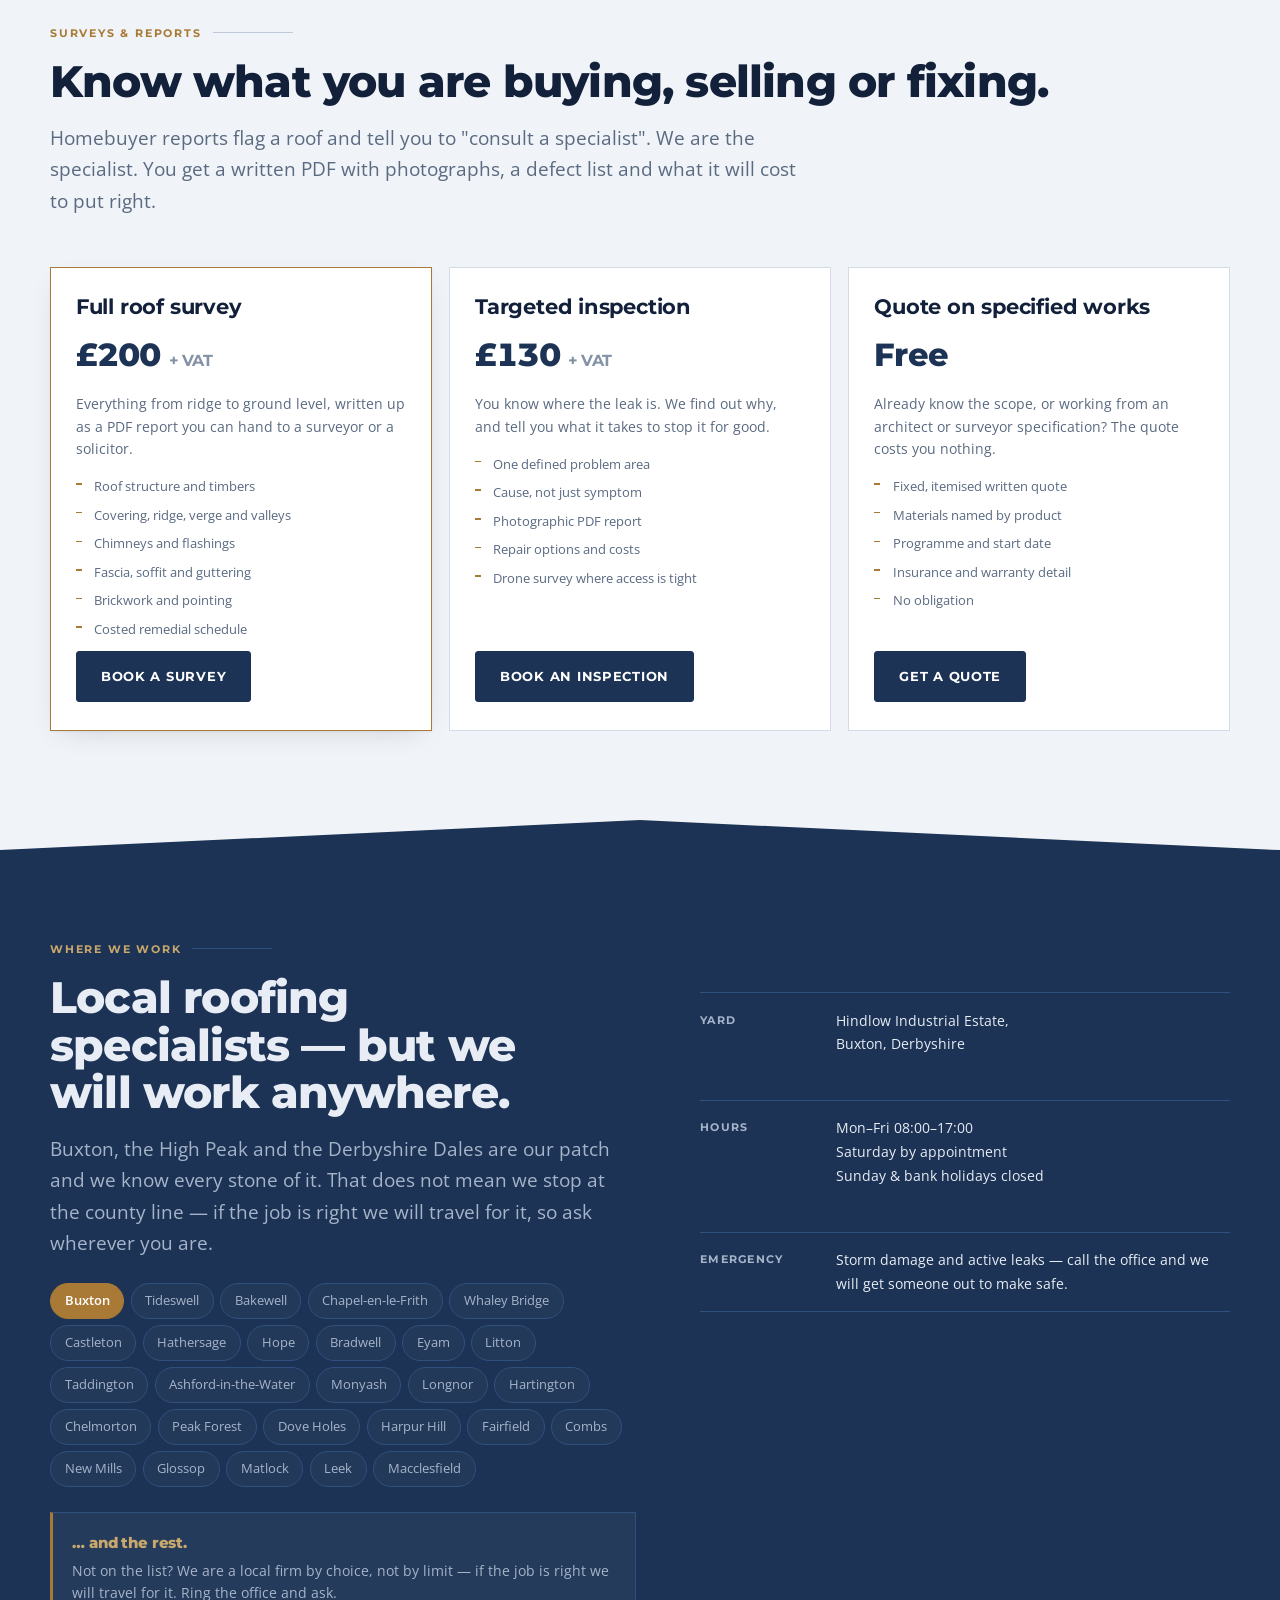
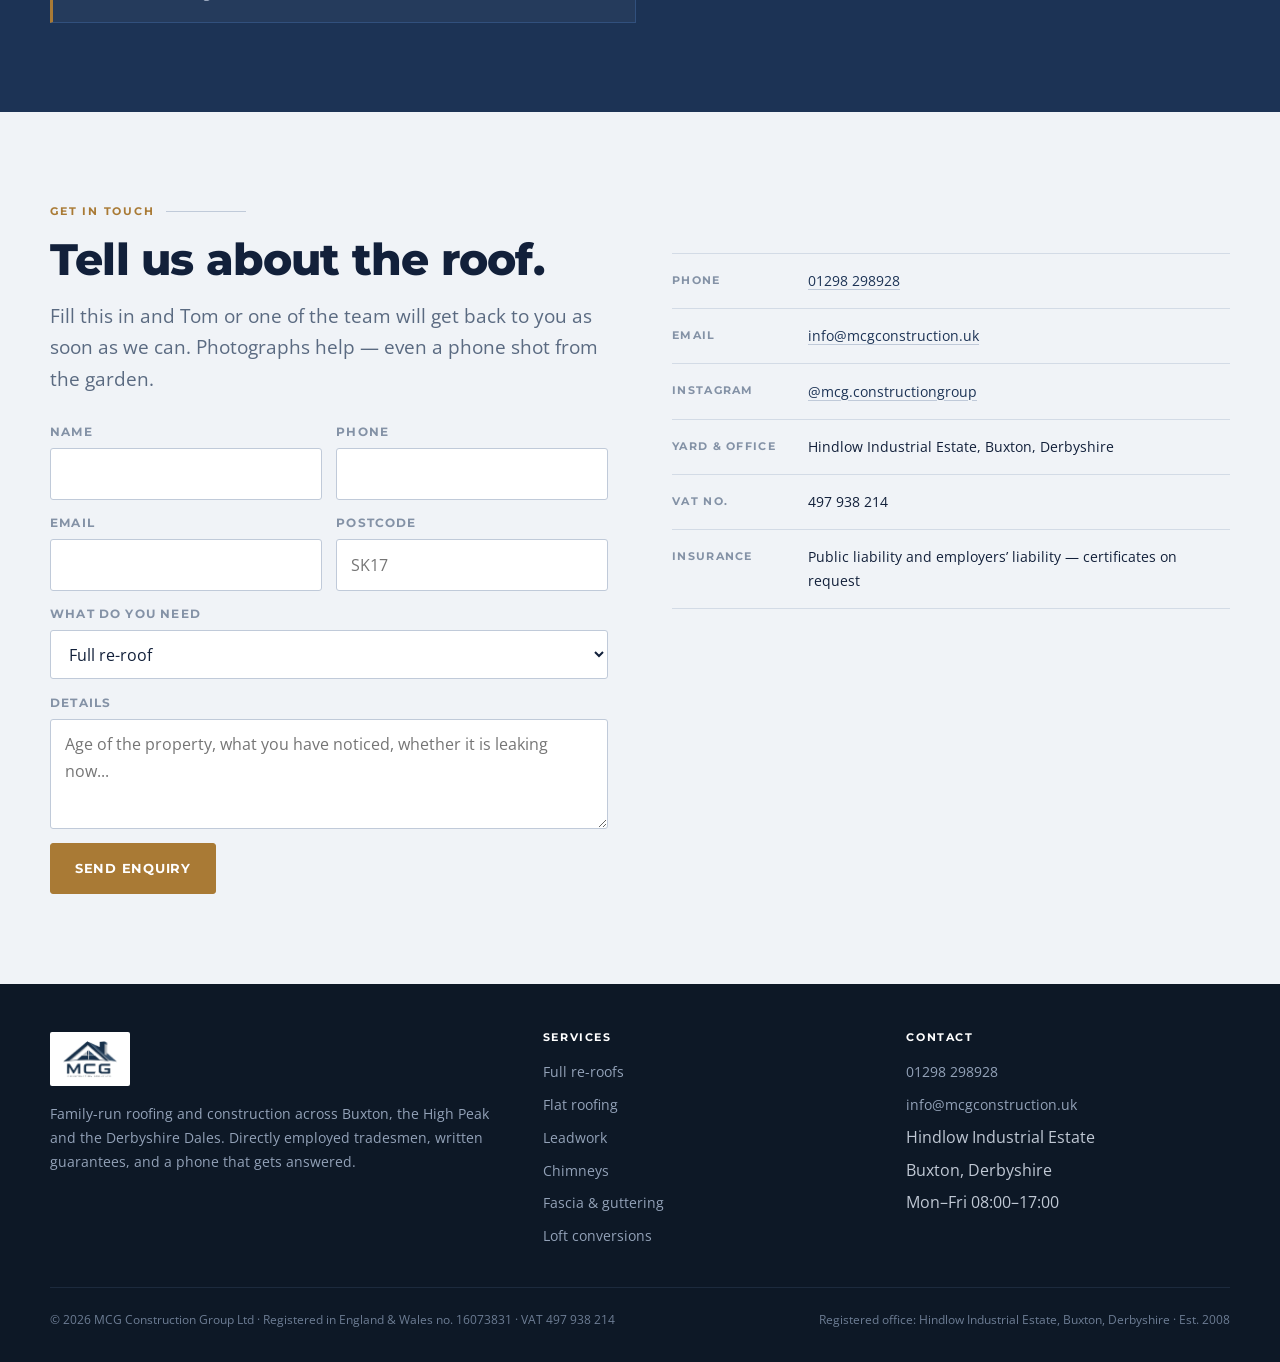
<file: index_1.html>
<!doctype html>
<html lang="en-GB">
<head>
<meta charset="utf-8">
<meta name="viewport" content="width=device-width, initial-scale=1">
<title>Roofing in Buxton &amp; the Peak District | MCG Construction Group</title>
<meta name="description" content="Family-run roofing contractors in Buxton, covering the High Peak and Derbyshire Dales. Natural slate, stone slate, clay tile, leadwork, flat roofing, chimneys and re-pointing. Free written quotes, roof surveys from £130.">
<link rel="canonical" href="https://mcgconstruction.uk/">
<meta name="theme-color" content="#1c3355">
<link rel="icon" type="image/png" href="[data-uri]">
<link rel="apple-touch-icon" href="[data-uri]">
<meta property="og:type" content="website">
<meta property="og:site_name" content="MCG Construction Group">
<meta property="og:title" content="Roofs built for Derbyshire weather">
<meta property="og:description" content="Family-run roofing contractors in Buxton, covering the High Peak and Derbyshire Dales. Natural slate, stone slate, clay tile, leadwork, flat roofing, chimneys and re-pointing. Free written quotes, roof surveys from £130.">
<meta property="og:url" content="https://mcgconstruction.uk/">
<meta property="og:image" content="https://mcgconstruction.uk/img/hero.jpg">
<meta name="twitter:card" content="summary_large_image">
<script type="application/ld+json">{"@context": "https://schema.org", "@type": "RoofingContractor", "name": "MCG Construction Group Ltd", "url": "https://mcgconstruction.uk/", "image": "https://mcgconstruction.uk/img/hero.jpg", "telephone": "+441298298928", "email": "info@mcgconstruction.uk", "description": "Family-run roofing contractors in Buxton, covering the High Peak and Derbyshire Dales. Natural slate, stone slate, clay tile, leadwork, flat roofing, chimneys and re-pointing. Free written quotes, roof surveys from £130.", "foundingDate": "2008", "priceRange": "££", "address": {"@type": "PostalAddress", "streetAddress": "Hindlow Industrial Estate", "addressLocality": "Buxton", "addressRegion": "Derbyshire", "addressCountry": "GB"}, "openingHoursSpecification": [{"@type": "OpeningHoursSpecification", "dayOfWeek": ["Monday", "Tuesday", "Wednesday", "Thursday", "Friday"], "opens": "08:00", "closes": "17:00"}], "areaServed": [{"@type": "Place", "name": "Buxton"}, {"@type": "Place", "name": "Tideswell"}, {"@type": "Place", "name": "Bakewell"}, {"@type": "Place", "name": "Chapel-en-le-Frith"}, {"@type": "Place", "name": "Whaley Bridge"}, {"@type": "Place", "name": "Castleton"}, {"@type": "Place", "name": "Hathersage"}, {"@type": "Place", "name": "Hope"}, {"@type": "Place", "name": "Bradwell"}, {"@type": "Place", "name": "Eyam"}, {"@type": "Place", "name": "Matlock"}, {"@type": "Place", "name": "Glossop"}, {"@type": "Place", "name": "New Mills"}, {"@type": "Place", "name": "Leek"}, {"@type": "Place", "name": "Macclesfield"}, {"@type": "Place", "name": "Peak District"}], "knowsAbout": ["Natural slate roofing", "Stone slate roofing", "Leadwork", "Flat roofing", "Chimney rebuilding", "Re-pointing", "Masonry cream", "Roof surveys"]}</script>
<style>
  :root{color-scheme:light dark}
  html{-webkit-text-size-adjust:100%}
  [hidden]{display:none!important}
</style>
</head>
<body>
<link rel="preconnect" href="https://fonts.googleapis.com">
<link rel="preconnect" href="https://fonts.gstatic.com" crossorigin>
<link rel="stylesheet" href="https://fonts.googleapis.com/css2?family=Montserrat:wght@600;700;800&family=Open+Sans:wght@400;500;600&display=swap">
<style>
:root{
  --ink:#0d1826; --navy:#1c3355; --navy-2:#2b4a76; --navy-3:#3d6199;
  --silver:#c0c8d4; --silver-2:#8f9cb0;
  --grit:#a97a35; --grit-2:#c8a86b; --grit-soft:#f2e6cf;
  --paper:#f0f3f7; --surface:#ffffff; --surface-2:#e6ebf2;
  --text:#12203a; --muted:#5a6a81; --faint:#8492a6;
  --line:#d3dbe6; --line-2:#c0cad9;
  --band:var(--navy); --band-text:#e8edf5; --band-muted:#a6b4c9; --band-line:#31507d;
  --ok:#2f7d5b; --warn:#a8712a;
  --shadow:0 1px 2px rgba(13,24,38,.05),0 8px 28px -12px rgba(13,24,38,.18);
  --shadow-lg:0 2px 4px rgba(13,24,38,.06),0 24px 60px -20px rgba(13,24,38,.30);
  --r:3px; --seam:30px;
  --f-disp:"Montserrat",-apple-system,BlinkMacSystemFont,"Segoe UI",Helvetica,Arial,sans-serif;
  --f-body:"Open Sans",-apple-system,BlinkMacSystemFont,"Segoe UI",Helvetica,Arial,sans-serif;
}
@media (prefers-color-scheme:dark){
  :root:not([data-theme="light"]){
    --ink:#05090f; --navy:#16273f; --navy-2:#24405f; --navy-3:#4e78b0;
    --silver:#aab6c6; --silver-2:#7d8ca2;
    --grit:#d5a45c; --grit-2:#e0b878; --grit-soft:#3a2f1c;
    --paper:#0b1220; --surface:#131e2f; --surface-2:#1b2941;
    --text:#e2e9f2; --muted:#9fb0c6; --faint:#7d8da3;
    --line:#25344b; --line-2:#324459;
    --band:#0f1a2b; --band-text:#e2e9f2; --band-muted:#9fb0c6; --band-line:#263a58;
    --ok:#4fae83; --warn:#d09a4e;
    --shadow:0 1px 2px rgba(0,0,0,.4),0 8px 28px -12px rgba(0,0,0,.6);
    --shadow-lg:0 2px 4px rgba(0,0,0,.5),0 24px 60px -20px rgba(0,0,0,.75);
  }
}
:root[data-theme="dark"]{
  --ink:#05090f; --navy:#16273f; --navy-2:#24405f; --navy-3:#4e78b0;
  --silver:#aab6c6; --silver-2:#7d8ca2;
  --grit:#d5a45c; --grit-2:#e0b878; --grit-soft:#3a2f1c;
  --paper:#0b1220; --surface:#131e2f; --surface-2:#1b2941;
  --text:#e2e9f2; --muted:#9fb0c6; --faint:#7d8da3;
  --line:#25344b; --line-2:#324459;
  --band:#0f1a2b; --band-text:#e2e9f2; --band-muted:#9fb0c6; --band-line:#263a58;
  --ok:#4fae83; --warn:#d09a4e;
  --shadow:0 1px 2px rgba(0,0,0,.4),0 8px 28px -12px rgba(0,0,0,.6);
  --shadow-lg:0 2px 4px rgba(0,0,0,.5),0 24px 60px -20px rgba(0,0,0,.75);
}

*,*::before,*::after{box-sizing:border-box}
body{margin:0;background:var(--paper);color:var(--text);font-family:var(--f-body);font-size:16px;line-height:1.65;-webkit-font-smoothing:antialiased}
img{max-width:100%;display:block}
h1,h2,h3,h4{font-family:var(--f-disp);font-weight:800;line-height:1.08;letter-spacing:-.018em;margin:0;text-wrap:balance;color:var(--text)}
h1{font-size:clamp(2.4rem,6vw,4.1rem)}
h2{font-size:clamp(1.85rem,3.6vw,2.75rem)}
h3{font-size:clamp(1.05rem,1.7vw,1.3rem);font-weight:700;letter-spacing:-.01em}
p{margin:0}
a{color:inherit}
button,input,select,textarea{font:inherit;color:inherit}
:focus-visible{outline:2px solid var(--grit);outline-offset:3px;border-radius:2px}

.wrap{width:min(1180px,100% - 2.6rem);margin-inline:auto}
.narrow{max-width:68ch}
.eyebrow{font-family:var(--f-disp);font-weight:700;font-size:.7rem;letter-spacing:.16em;text-transform:uppercase;color:var(--grit);display:flex;align-items:center;gap:.7rem}
.eyebrow::after{content:"";height:1px;flex:1;background:var(--line-2);max-width:80px}
.band .eyebrow{color:var(--grit-2)}
.band .eyebrow::after{background:var(--band-line)}
.lede{font-size:clamp(1.02rem,1.5vw,1.16rem);color:var(--muted);line-height:1.7}
.band .lede{color:var(--band-muted)}
.num{font-variant-numeric:tabular-nums}

section{padding-block:clamp(3.6rem,7vw,6.2rem)}
.band{background:var(--band);color:var(--band-text)}
.band h1,.band h2,.band h3{color:var(--band-text)}
.seam{clip-path:polygon(0 var(--seam),50% 0,100% var(--seam),100% 100%,0 100%);padding-top:calc(clamp(3.6rem,7vw,6.2rem) + var(--seam))}
.head{display:flex;flex-direction:column;gap:1rem;margin-bottom:clamp(2rem,4vw,3.2rem)}

/* ---------- header ---------- */
.hdr{position:sticky;top:0;z-index:60;background:color-mix(in srgb,var(--navy) 94%,transparent);backdrop-filter:blur(10px);border-bottom:1px solid var(--band-line)}
.hdr-in{display:flex;align-items:center;gap:1.4rem;height:74px}
.brand{display:flex;align-items:center;gap:.85rem;text-decoration:none;margin-right:auto}
.brand img{height:38px;width:auto;background:#fff;padding:5px 9px;border-radius:2px}
.brand b{font-family:var(--f-disp);font-weight:800;font-size:.88rem;letter-spacing:.02em;color:#fff;line-height:1.15;display:block;white-space:nowrap}
.brand span{font-size:.66rem;letter-spacing:.18em;text-transform:uppercase;color:var(--silver);font-family:var(--f-disp);font-weight:600}
.nav{display:flex;gap:1.15rem}
.nav a{text-decoration:none;color:var(--silver);font-size:.78rem;font-weight:600;font-family:var(--f-disp);letter-spacing:.02em;white-space:nowrap;padding-block:.3rem;border-bottom:2px solid transparent;transition:color .18s,border-color .18s}
.nav a:hover{color:#fff;border-bottom-color:var(--grit-2)}
.hdr-cta{display:flex;align-items:center;gap:.7rem}
.tel{display:flex;flex-direction:column;text-decoration:none;line-height:1.1}
.tel small{line-height:1.5;margin-bottom:1px;font-size:.6rem;letter-spacing:.16em;text-transform:uppercase;color:var(--silver-2);font-family:var(--f-disp);font-weight:600}
.tel b{font-family:var(--f-disp);font-weight:800;font-size:1rem;color:#fff;letter-spacing:.01em;white-space:nowrap}
.burger{display:none;background:none;border:1px solid var(--band-line);color:#fff;width:42px;height:42px;border-radius:var(--r);cursor:pointer;align-items:center;justify-content:center}
.burger svg{width:19px;height:19px}

.btn{display:inline-flex;align-items:center;justify-content:center;gap:.55rem;padding:.85rem 1.5rem;border-radius:var(--r);font-family:var(--f-disp);font-weight:700;font-size:.83rem;letter-spacing:.055em;text-transform:uppercase;text-decoration:none;border:1.5px solid transparent;cursor:pointer;transition:background .18s,color .18s,border-color .18s,transform .12s}
.btn:active{transform:translateY(1px)}
.btn-g{background:var(--grit);color:#fff;border-color:var(--grit)}
.btn-g:hover{background:var(--grit-2);border-color:var(--grit-2);color:var(--ink)}
.btn-o{background:transparent;color:#fff;border-color:rgba(255,255,255,.42)}
.btn-o:hover{background:#fff;color:var(--navy);border-color:#fff}
.btn-n{background:var(--navy);color:#fff;border-color:var(--navy)}
.btn-n:hover{background:var(--navy-2);border-color:var(--navy-2)}
.btn-sm{padding:.6rem 1.05rem;font-size:.74rem}

/* ---------- hero ---------- */
.hero{position:relative;background:var(--ink);padding:0;overflow:hidden}
.hero-img{position:absolute;inset:0;width:100%;height:100%;object-fit:cover;object-position:50% 42%}
.hero-scrim{position:absolute;inset:0;background:linear-gradient(104deg,rgba(9,17,29,.94) 0%,rgba(12,22,38,.86) 38%,rgba(14,26,44,.44) 68%,rgba(14,26,44,.30) 100%)}
.hero-in{position:relative;padding-block:clamp(4.2rem,10vw,7.6rem)}
.hero-copy{max-width:41rem}
.hero h1{color:#fff;margin-block:1.15rem .95rem}
.hero h1 em{font-style:normal;color:var(--grit-2)}
.hero p{color:#c9d4e3;font-size:clamp(1.02rem,1.6vw,1.19rem);max-width:36rem;line-height:1.68}
.hero-btns{display:flex;flex-wrap:wrap;gap:.8rem;margin-top:2rem}
.hero-meta{display:flex;flex-wrap:wrap;gap:.5rem .55rem;margin-top:2.6rem}
.chip{display:inline-flex;align-items:center;gap:.45rem;padding:.4rem .8rem;border:1px solid rgba(255,255,255,.24);border-radius:100px;font-size:.72rem;font-family:var(--f-disp);font-weight:600;letter-spacing:.05em;text-transform:uppercase;color:#d5dfec;background:rgba(255,255,255,.05)}
.chip i{width:5px;height:5px;border-radius:50%;background:var(--grit-2);flex:none}

/* ---------- trust strip ---------- */
.strip{background:var(--surface);border-bottom:1px solid var(--line)}
.strip-in{display:grid;grid-template-columns:repeat(4,1fr);gap:0}
.stat{padding:1.9rem 1.5rem;border-left:1px solid var(--line)}
.stat:first-child{border-left:0;padding-left:0}
.stat b{display:block;font-family:var(--f-disp);font-weight:800;font-size:clamp(1.7rem,3vw,2.3rem);color:var(--navy);line-height:1;letter-spacing:-.02em}
:root[data-theme="dark"] .stat b,:root:not([data-theme="light"]) .stat b{color:var(--grit-2)}
@media (prefers-color-scheme:light){:root:not([data-theme="dark"]) .stat b{color:var(--navy)}}
.stat span{display:block;margin-top:.5rem;font-size:.76rem;letter-spacing:.12em;text-transform:uppercase;color:var(--faint);font-family:var(--f-disp);font-weight:600}

/* ---------- weather / thesis ---------- */
.two{display:grid;grid-template-columns:1.05fr .95fr;gap:clamp(2rem,5vw,4.5rem);align-items:start}
.reasons{display:flex;flex-direction:column;gap:0;margin-top:2rem}
.reason{display:grid;grid-template-columns:auto 1fr;gap:1.1rem;padding:1.35rem 0;border-top:1px solid var(--band-line)}
.reason:last-child{border-bottom:1px solid var(--band-line)}
.reason-k{font-family:var(--f-disp);font-weight:800;font-size:.72rem;letter-spacing:.1em;color:var(--grit-2);padding-top:.28rem;width:5.2rem}
.reason h3{font-size:1.02rem;margin-bottom:.3rem}
.reason p{color:var(--band-muted);font-size:.93rem;line-height:1.62}
.figure{position:relative}
.figure img{border-radius:var(--r);width:100%}
.figure figcaption{margin-top:.85rem;font-size:.78rem;color:var(--band-muted);letter-spacing:.02em;border-left:2px solid var(--grit);padding-left:.8rem}

/* ---------- services ---------- */
.svc{display:grid;grid-template-columns:repeat(3,1fr);gap:1px;background:var(--line);border:1px solid var(--line)}
.svc-cell{background:var(--surface);padding:1.75rem 1.6rem;display:flex;flex-direction:column;gap:.7rem}
.svc-cell.full{grid-column:1 / -1}
.svc-cell.full > p{max-width:78ch}
.svc-cell h3{color:var(--navy)}
:root[data-theme="dark"] .svc-cell h3{color:var(--grit-2)}
@media (prefers-color-scheme:dark){:root:not([data-theme="light"]) .svc-cell h3{color:var(--grit-2)}}
.svc-cell > p{font-size:.9rem;color:var(--muted);line-height:1.6}
.svc-cell ul{margin:.2rem 0 0;padding:0;list-style:none;display:flex;flex-wrap:wrap;gap:.35rem}
.svc-cell li{font-size:.75rem;padding:.24rem .6rem;background:var(--surface-2);border-radius:2px;color:var(--muted);letter-spacing:.01em}

.callout{margin-top:1.6rem;background:var(--surface);border:1px solid var(--line);border-left:4px solid var(--grit);padding:1.7rem 1.8rem;display:grid;grid-template-columns:1fr auto;gap:1.6rem 2.4rem;align-items:center;box-shadow:var(--shadow)}
.callout h3{color:var(--navy);margin-bottom:.5rem}
.callout p{font-size:.93rem;color:var(--muted);line-height:1.65;max-width:62ch}
.callout b{color:var(--text);font-weight:600}
:root[data-theme="dark"] .callout h3{color:var(--grit-2)}
@media (prefers-color-scheme:dark){:root:not([data-theme="light"]) .callout h3{color:var(--grit-2)}}
@media (max-width:760px){.callout{grid-template-columns:1fr}}

/* ---------- materials table ---------- */
.tbl-wrap{overflow-x:auto;border:1px solid var(--line);background:var(--surface)}
table{border-collapse:collapse;width:100%;min-width:660px}
th,td{text-align:left;padding:.9rem 1.15rem;border-bottom:1px solid var(--line);font-size:.88rem;color:var(--text)}
tbody td:nth-child(3),tbody td:nth-child(4){font-family:var(--f-disp);font-weight:700;font-variant-numeric:tabular-nums;color:var(--text)}
tbody td:nth-child(5){color:var(--muted)}
thead th{background:var(--navy);color:#fff;font-family:var(--f-disp);font-weight:700;font-size:.69rem;letter-spacing:.13em;text-transform:uppercase;border-bottom:0;position:sticky;top:0}
tbody tr:last-child td{border-bottom:0}
tbody tr:hover{background:var(--surface-2)}
td:first-child{font-family:var(--f-disp);font-weight:700;color:var(--text);white-space:nowrap}
.life{font-variant-numeric:tabular-nums;font-family:var(--f-disp);font-weight:800;color:var(--grit);display:block}
.bar{height:4px;background:var(--surface-2);border-radius:2px;overflow:hidden;margin-top:.35rem;min-width:70px}
.bar i{display:block;height:100%;background:var(--grit);border-radius:2px}
.note{font-size:.79rem;color:var(--faint);margin-top:.9rem;line-height:1.6}

/* ---------- estimator ---------- */
.est{display:grid;grid-template-columns:1.15fr .85fr;gap:0;border:1px solid var(--band-line);background:rgba(255,255,255,.03)}
.est-form{padding:clamp(1.6rem,3vw,2.4rem);display:flex;flex-direction:column;gap:1.5rem;border-right:1px solid var(--band-line)}
.fld{display:flex;flex-direction:column;gap:.6rem}
.fld > label{font-family:var(--f-disp);font-weight:700;font-size:.7rem;letter-spacing:.13em;text-transform:uppercase;color:var(--silver)}
.opts{display:flex;flex-wrap:wrap;gap:.4rem}
.opt{position:relative}
.opt input{position:absolute;opacity:0;width:0;height:0}
.opt span{display:block;padding:.5rem .85rem;border:1px solid var(--band-line);border-radius:var(--r);font-size:.8rem;cursor:pointer;transition:all .16s;color:var(--band-muted);background:rgba(255,255,255,.02)}
.opt span:hover{border-color:var(--grit-2);color:#fff}
.opt input:checked + span{background:var(--grit);border-color:var(--grit);color:#fff;font-weight:600}
.opt input:focus-visible + span{outline:2px solid var(--grit-2);outline-offset:2px}
.dims{display:grid;grid-template-columns:1fr 1fr;gap:.8rem}
.dim{display:flex;flex-direction:column;gap:.35rem}
.dim label{font-size:.74rem;color:var(--band-muted)}
.dim input{background:rgba(255,255,255,.06);border:1px solid var(--band-line);border-radius:var(--r);padding:.6rem .8rem;color:#fff;font-variant-numeric:tabular-nums;width:100%}
.dim input:focus{border-color:var(--grit-2);outline:none}
.slider{width:100%;accent-color:var(--grit)}
.pitchrow{display:flex;justify-content:space-between;align-items:baseline}
.pitchrow b{font-family:var(--f-disp);font-weight:800;color:var(--grit-2);font-variant-numeric:tabular-nums}
.est-out{padding:clamp(1.6rem,3vw,2.4rem);display:flex;flex-direction:column;gap:1.15rem;background:rgba(0,0,0,.22)}
.calc{font-size:.79rem;color:var(--band-muted);border-left:2px solid var(--grit);padding-left:.85rem;line-height:1.7;font-variant-numeric:tabular-nums}
.range{display:flex;flex-direction:column;gap:.15rem;padding-block:.3rem}
.range small{font-family:var(--f-disp);font-weight:700;font-size:.68rem;letter-spacing:.14em;text-transform:uppercase;color:var(--silver-2)}
.range b{font-family:var(--f-disp);font-weight:800;font-size:clamp(1.7rem,3.4vw,2.5rem);color:#fff;letter-spacing:-.025em;font-variant-numeric:tabular-nums;line-height:1.1}
.range b em{font-style:normal;color:var(--silver-2);font-size:.5em;font-weight:700}
.lines{display:flex;flex-direction:column;gap:.05rem;border-top:1px solid var(--band-line);padding-top:.9rem}
.line{display:flex;justify-content:space-between;gap:1rem;font-size:.83rem;padding:.32rem 0;color:var(--band-muted)}
.line b{color:var(--band-text);font-variant-numeric:tabular-nums;font-weight:600}
.disclaim{font-size:.72rem;color:var(--silver-2);line-height:1.6;background:rgba(169,122,53,.14);border:1px solid rgba(200,168,107,.3);padding:.7rem .85rem;border-radius:var(--r)}

/* ---------- process ---------- */
.steps{display:grid;grid-template-columns:repeat(6,1fr);gap:1px;background:var(--line);border:1px solid var(--line)}
.step{background:var(--surface);padding:1.4rem 1.15rem;display:flex;flex-direction:column;gap:.5rem}
.step b{font-family:var(--f-disp);font-weight:800;font-size:.7rem;letter-spacing:.1em;color:var(--grit)}
.step h3{font-size:.94rem}
.step p{font-size:.81rem;color:var(--muted);line-height:1.55}

/* ---------- gallery ---------- */
.gal{display:grid;grid-template-columns:repeat(4,1fr);grid-auto-rows:190px;gap:10px}
.gal figure{margin:0;position:relative;overflow:hidden;border-radius:var(--r);background:var(--surface-2)}
.gal figure:first-child{grid-column:span 2;grid-row:span 2}
.gal figure.wide{grid-column:span 2}
.gal img{width:100%;height:100%;object-fit:cover;transition:transform .5s cubic-bezier(.2,.7,.3,1)}
.gal figure:hover img{transform:scale(1.045)}
.gal figcaption{position:absolute;left:0;right:0;bottom:0;padding:1.5rem .95rem .8rem;background:linear-gradient(transparent,rgba(9,17,29,.88));color:#fff;font-size:.78rem;font-family:var(--f-disp);font-weight:600;letter-spacing:.02em}

/* ---------- reviews ---------- */
.revs{display:grid;grid-template-columns:repeat(3,1fr);gap:1.1rem}
.rev{margin:0;background:var(--surface);border:1px solid var(--line);border-top:3px solid var(--grit);padding:1.6rem 1.5rem;display:flex;flex-direction:column;gap:.9rem}
.stars{color:var(--grit);letter-spacing:.16em;font-size:.9rem;line-height:1}
.rev blockquote{margin:0;font-size:.93rem;line-height:1.68;color:var(--text)}
.rev figcaption{margin-top:auto;padding-top:.4rem;font-family:var(--f-disp);font-weight:700;font-size:.86rem;color:var(--text)}
.rev figcaption span{display:block;font-weight:600;font-size:.7rem;letter-spacing:.12em;text-transform:uppercase;color:var(--faint);margin-top:.25rem}

/* ---------- pricing ---------- */
.cards{display:grid;grid-template-columns:repeat(3,1fr);gap:1.1rem}
.card{background:var(--surface);border:1px solid var(--line);padding:1.7rem 1.55rem;display:flex;flex-direction:column;gap:.7rem}
.card.lead{border-color:var(--grit);box-shadow:var(--shadow)}
.card .price{font-family:var(--f-disp);font-weight:800;font-size:2rem;color:var(--navy);letter-spacing:-.025em;font-variant-numeric:tabular-nums}
:root[data-theme="dark"] .card .price{color:var(--grit-2)}
@media (prefers-color-scheme:dark){:root:not([data-theme="light"]) .card .price{color:var(--grit-2)}}
.card .price em{font-style:normal;font-size:.5em;color:var(--faint);font-weight:700}
.card p{font-size:.88rem;color:var(--muted);line-height:1.6}
.card ul{margin:.2rem 0 0;padding:0;list-style:none;display:flex;flex-direction:column;gap:.4rem}
.card li{font-size:.84rem;color:var(--muted);padding-left:1.15rem;position:relative}
.card li::before{content:"";position:absolute;left:0;top:.62em;width:6px;height:1.5px;background:var(--grit)}
.card .btn{margin-top:auto;align-self:flex-start}

/* ---------- areas ---------- */
.areas{display:flex;flex-wrap:wrap;gap:.4rem;margin-top:1.5rem}
.area{padding:.4rem .85rem;border:1px solid var(--band-line);border-radius:100px;font-size:.79rem;color:var(--band-muted);background:rgba(255,255,255,.03)}
.area.hq{background:var(--grit);border-color:var(--grit);color:#fff;font-weight:600}

.and-rest{margin-top:1.6rem;border:1px solid var(--band-line);border-left:3px solid var(--grit);background:rgba(255,255,255,.04);padding:1.05rem 1.2rem;display:flex;flex-direction:column;gap:.3rem}
.and-rest b{font-family:var(--f-disp);font-weight:800;font-size:.95rem;color:var(--grit-2);letter-spacing:-.01em}
.and-rest span{font-size:.88rem;color:var(--band-muted);line-height:1.6}

/* ---------- contact ---------- */
.contact{display:grid;grid-template-columns:1fr 1fr;gap:clamp(2rem,5vw,4rem);align-items:start}
form.enq{display:flex;flex-direction:column;gap:.9rem}
.row2{display:grid;grid-template-columns:1fr 1fr;gap:.9rem}
.f{display:flex;flex-direction:column;gap:.35rem}
.f label{font-size:.74rem;font-family:var(--f-disp);font-weight:700;letter-spacing:.1em;text-transform:uppercase;color:var(--faint)}
.f input,.f select,.f textarea{background:var(--surface);border:1px solid var(--line-2);border-radius:var(--r);padding:.72rem .85rem;color:var(--text);width:100%}
.f input:focus,.f select:focus,.f textarea:focus{border-color:var(--grit);outline:none}
.f textarea{resize:vertical;min-height:110px}
.sent{background:var(--grit-soft);border:1px solid var(--grit-2);padding:.85rem 1rem;border-radius:var(--r);font-size:.87rem;color:var(--text)}
.details{display:flex;flex-direction:column;gap:0}
.det{display:grid;grid-template-columns:7.5rem 1fr;gap:1rem;padding:.95rem 0;border-top:1px solid var(--line);font-size:.9rem}
.det:last-child{border-bottom:1px solid var(--line)}
.det dt{font-family:var(--f-disp);font-weight:700;font-size:.68rem;letter-spacing:.12em;text-transform:uppercase;color:var(--faint);padding-top:.18rem}
.det dd{margin:0;color:var(--text)}
.det a{color:var(--navy);text-decoration-color:var(--line-2);text-underline-offset:3px}
:root[data-theme="dark"] .det a{color:var(--grit-2)}
@media (prefers-color-scheme:dark){:root:not([data-theme="light"]) .det a{color:var(--grit-2)}}

/* ---------- footer ---------- */
.foot{background:var(--ink);color:var(--silver);padding-block:3rem 2rem}
.foot-in{display:grid;grid-template-columns:1.4fr 1fr 1fr;gap:2.5rem}
.foot img{height:54px;width:auto;margin-bottom:1rem;background:#fff;padding:8px 12px;border-radius:2px}
.foot h4{font-family:var(--f-disp);font-weight:700;font-size:.69rem;letter-spacing:.14em;text-transform:uppercase;color:#fff;margin-bottom:.9rem}
.foot p,.foot a{font-size:.85rem;color:#93a2b8;line-height:1.75;text-decoration:none}
.foot a:hover{color:var(--grit-2)}
.foot ul{list-style:none;margin:0;padding:0;display:flex;flex-direction:column;gap:.4rem}
.legal{margin-top:2.4rem;padding-top:1.4rem;border-top:1px solid #1c2a3d;display:flex;flex-wrap:wrap;gap:.6rem 1.6rem;justify-content:space-between;font-size:.75rem;color:#6d7d94}


@media (max-width:960px){
  .nav{display:none}
  .burger{display:inline-flex}
  .nav.open{display:flex;position:absolute;top:74px;left:0;right:0;flex-direction:column;gap:0;background:var(--navy);border-bottom:1px solid var(--band-line);padding:.5rem 1.3rem 1.1rem}
  .nav.open a{padding:.75rem 0;border-bottom:1px solid var(--band-line)}
  .two,.est,.contact,.foot-in{grid-template-columns:1fr}
  .est-form{border-right:0;border-bottom:1px solid var(--band-line)}
  .svc,.cards,.revs{grid-template-columns:repeat(2,1fr)}
  .steps{grid-template-columns:repeat(3,1fr)}
  .strip-in{grid-template-columns:repeat(2,1fr)}
  .stat{padding-left:1.5rem;border-left:1px solid var(--line)}
  .stat:nth-child(odd){border-left:0;padding-left:0}
  .stat:nth-child(n+3){border-top:1px solid var(--line)}
  .gal{grid-template-columns:repeat(2,1fr);grid-auto-rows:160px}
  .hdr-cta .btn{display:none}
}
@media (max-width:620px){
  .svc,.cards,.steps,.row2,.dims,.revs{grid-template-columns:1fr}
  .gal figure:first-child{grid-column:span 2}
  .det{grid-template-columns:1fr;gap:.2rem}
}
@media (prefers-reduced-motion:reduce){*{animation:none!important;transition:none!important}}
</style>

<header class="hdr">
  <div class="wrap hdr-in">
    <a class="brand" href="#top">
      <img src="[data-uri]" alt="MCG Construction Group Ltd">
      <span style="display:block">
        <b>MCG Construction Group</b>
        <span>Roofing &middot; Buxton &middot; Est. 2008</span>
      </span>
    </a>
    <nav class="nav" id="nav">
      <a href="#services">Services</a>
      <a href="#materials">Materials</a>
      <a href="#estimate">Estimate</a>
      <a href="#work">Our Work</a>
      <a href="#reviews">Reviews</a>
      <a href="#surveys">Surveys</a>
      <a href="#areas">Areas</a>
      <a href="#contact">Contact</a>
    </nav>
    <div class="hdr-cta">
      <a class="tel" href="tel:01298298928"><small>Call the office</small><b class="num">01298 298928</b></a>
      <a class="btn btn-g btn-sm" href="#contact">Free quote</a>
      <button class="burger" id="burger" aria-label="Menu" aria-expanded="false">
        <svg viewBox="0 0 24 24" fill="none" stroke="currentColor" stroke-width="2"><path d="M3 6h18M3 12h18M3 18h18"/></svg>
      </button>
    </div>
  </div>
</header>

<section class="hero" id="top">
  <img class="hero-img" src="/img/hero.jpg" alt="Heritage natural slate re-roof with Velux windows on a Derbyshire gritstone property">
  <div class="hero-scrim"></div>
  <div class="wrap hero-in">
    <div class="hero-copy">
      <p class="eyebrow" style="color:var(--grit-2)">Roofing &amp; construction &middot; Peak District</p>
      <h1>Roofs built for<br><em>Derbyshire weather.</em></h1>
      <p>Family-run, second generation. Natural slate, stone slate, clay tile, lead, flat roofing, solar &mdash; and the rest. If it goes on a roof, we do it, specified properly and guaranteed in writing.</p>
      <div class="hero-btns">
        <a class="btn btn-g" href="#contact">Book a free quote</a>
        <a class="btn btn-o" href="#estimate">Price my roof</a>
      </div>
      <div class="hero-meta">
        <span class="chip"><i></i>Family owned, 2nd generation</span>
        <span class="chip"><i></i>Fully insured</span>
        <span class="chip"><i></i>VAT registered</span>
        <span class="chip"><i></i>Conservation &amp; listed work</span>
      </div>
    </div>
  </div>
</section>

<div class="strip">
  <div class="wrap strip-in">
    <div class="stat"><b class="num">2008</b><span>Roofing the Peaks since</span></div>
    <div class="stat"><b class="num">10+</b><span>Directly employed tradesmen</span></div>
    <div class="stat"><b>Heritage</b><span>Specialists, modern-qualified</span></div>
    <div class="stat"><b class="num">100+</b><span>Year lifespan on stone slate</span></div>
  </div>
</div>

<section class="band seam" id="why">
  <div class="wrap">
    <div class="two">
      <div>
        <p class="eyebrow">Why roofs fail up here</p>
        <h2 style="margin-top:1rem">A roof in Buxton is not a roof in Bolton.</h2>
        <p class="lede" style="margin-top:1rem">At 1,000&nbsp;ft, Buxton is one of the highest market towns in England. What passes as a fine specification in the valleys gets taken apart by a Peak District winter. Four things drive nearly every failure we get called to.</p>
        <div class="reasons">
          <div class="reason">
            <div class="reason-k">Exposure</div>
            <div><h3>Severe wind-driven rain</h3><p>Most of the High Peak sits in BS&nbsp;5534 exposure zone 4&ndash;5. That changes headlap, batten gauge and fixing spec &mdash; every slate mechanically fixed, not nail-and-hope. Get it wrong and rain tracks uphill under the covering.</p></div>
          </div>
          <div class="reason">
            <div class="reason-k">Freeze&ndash;thaw</div>
            <div><h3>Water that expands inside the tile</h3><p>We get 60&ndash;80 frost days a year. Porous concrete tiles and soft bricks take on water, freeze, and delaminate from the face. It is the single most common reason a 30-year roof only lasts 18 up here.</p></div>
          </div>
          <div class="reason">
            <div class="reason-k">Movement</div>
            <div><h3>Old gritstone walls that shift</h3><p>Rubble-filled stone walls and softwood structures move. Rigid mortar bedding cracks, ridges lift, valleys open up. We dry-fix ridges and hips as standard and re-point in a lime mortar that flexes with the building.</p></div>
          </div>
          <div class="reason">
            <div class="reason-k">Planning</div>
            <div><h3>National Park &amp; conservation rules</h3><p>Inside the Peak District National Park and its conservation areas, replacement usually has to be like-for-like &mdash; reclaimed stone slate or natural slate, matched coursing, matched ridge. We source it and handle the specification.</p></div>
          </div>
        </div>
      </div>
      <figure class="figure" style="margin:0">
        <img loading="lazy" decoding="async" src="/img/p_buildup.jpg" alt="Roofers slating over a breathable membrane on counter-battens, with mineral wool insulation between the rafters">
        <figcaption>Slating over a breathable membrane on counter-battens, insulation carried up between the rafters. Head lap and fixings sized for the exposure &mdash; this is the layer that decides whether a roof lasts eighty years or eighteen.</figcaption>
      </figure>
    </div>
  </div>
</section>

<section id="services">
  <div class="wrap">
    <div class="head">
      <p class="eyebrow">What we do</p>
      <h2>Everything above the wall plate &mdash; and a fair bit below it.</h2>
      <p class="lede narrow">We are a full roofing contractor. Complete re-roofs, flat roofing systems, leadwork, roofline, chimneys and structural alterations, all carried out by our own directly employed tradesmen &mdash; and yes, we still do repairs, properly. We came up through the heritage side, stone slate and lead, and we are fully qualified on the modern systems too.</p>
    </div>
    <div class="svc">
      <div class="svc-cell">
        <h3>Full re-roofs</h3>
        <p>Strip, structural check, breathable membrane, new battens and covering. Scaffold and skips arranged as part of the job; building control sign-off handled on request.</p>
        <ul><li>Natural slate</li><li>Stone slate</li><li>Plain tile</li><li>Interlocking tile</li><li>Tile hanging</li><li>Vertical tiling</li></ul>
      </div>
      <div class="svc-cell">
        <h3>Flat roofing</h3>
        <p>Warm and cold deck build-ups with the falls designed in, not chased afterwards. Insulation upgraded to current Part&nbsp;L on every re-cover.</p>
        <ul><li>GRP fibreglass</li><li>EPDM rubber</li><li>Code 4/5 lead</li><li>Torch-on felt</li><li>Firestone</li></ul>
      </div>
      <div class="svc-cell">
        <h3>Leadwork</h3>
        <p>Our own lead welders. Chimney flashings, valleys, box gutters, bay tops and full lead flat roofs, all to Lead Sheet Association detail.</p>
        <ul><li>Lead welding</li><li>Chimney trays</li><li>Secret gutters</li><li>Soakers &amp; step flashing</li><li>Codes 3&ndash;8</li></ul>
      </div>
      <div class="svc-cell">
        <h3>Chimneys</h3>
        <p>Rebuilds, re-leads, new pots and cowls, and full removal with structural make-good where a stack is redundant.</p>
        <ul><li>Rebuilds</li><li>Re-leads</li><li>Pots &amp; cowls</li><li>Flaunching</li><li>Removals</li></ul>
      </div>
      <div class="svc-cell">
        <h3>Roofline</h3>
        <p>Fascia, soffit, guttering and dry verge in UPVC or timber, with the ventilation actually calculated for the roof void rather than guessed at.</p>
        <ul><li>Fascia &amp; soffit</li><li>Guttering</li><li>Dry verge</li><li>Bargeboards</li><li>Cladding</li></ul>
      </div>
      <div class="svc-cell">
        <h3>Loft &amp; structural</h3>
        <p>Dormers, loft conversions, Velux installation and loft insulation upgrades, taken from drawings through to building control.</p>
        <ul><li>Dormers</li><li>Loft conversions</li><li>Velux</li><li>Insulation</li><li>Marley SolarTile PV</li></ul>
      </div>
      <div class="svc-cell full">
        <h3>Re-pointing &amp; masonry protection</h3>
        <p>Raked out properly and re-pointed to whatever joint the building wants &mdash; weather-struck, flush, bucket-handle or recessed &mdash; in sand and cement, or a breathable lime mortar on older stone and anything listed. Chimney stacks, gables, parapets, full elevations, ridge and verge bedding. Where a wall is taking driving rain we finish with masonry cream: it makes the face water-repellent without sealing the wall up, so the stone can still breathe.</p>
        <ul><li>Chimney stacks</li><li>Full elevations</li><li>Gables &amp; parapets</li><li>Ridge &amp; verge bedding</li><li>Stone in lime mortar</li><li>Brickwork</li><li>Weather-struck</li><li>Bucket-handle</li><li>Recessed &amp; flush</li><li>Masonry cream</li></ul>
      </div>
    </div>
    <div class="callout">
      <div>
        <p class="eyebrow" style="margin-bottom:.7rem">Beyond the roof</p>
        <h3>We can run the whole job, not just the roof.</h3>
        <p>Through vetted partner contractors we also take on <b>scaffolding</b>, <b>house extensions</b> and <b>new-build shells</b>. One point of contact, one programme, one invoice &mdash; you are not chasing five trades yourself.</p>
      </div>
      <a class="btn btn-n" href="#contact">Talk to us about a bigger project</a>
    </div>
  </div>
</section>

<section class="band seam" id="materials">
  <div class="wrap">
    <div class="head">
      <p class="eyebrow">Choosing a covering</p>
      <h2>What each roof covering actually gives you.</h2>
      <p class="lede narrow">Straight numbers, no sales patter. Minimum pitch matters because a covering laid below its rated pitch will let water back regardless of who fits it &mdash; and up here, weight and porosity matter as much as price.</p>
    </div>
    <div class="tbl-wrap">
      <table>
        <thead>
          <tr><th>Covering</th><th>Service life</th><th>Min. pitch</th><th>Weight</th><th>Best suited to</th></tr>
        </thead>
        <tbody>
          <tr><td>Stone slate</td><td><span class="life num">100+ yrs</span><span class="bar"><i style="width:100%"></i></span></td><td class="num">30&deg;</td><td class="num">90&ndash;150 kg/m&sup2;</td><td>Listed and National Park properties; like-for-like reclaimed gritstone</td></tr>
          <tr><td>Natural slate</td><td><span class="life num">80&ndash;100 yrs</span><span class="bar"><i style="width:88%"></i></span></td><td class="num">20&deg;</td><td class="num">25&ndash;35 kg/m&sup2;</td><td>Most Peak District houses; Welsh or Spanish, light enough for old structures</td></tr>
          <tr><td>Lead flat</td><td><span class="life num">100+ yrs</span><span class="bar"><i style="width:100%"></i></span></td><td>1:80 fall</td><td class="num">30&ndash;45 kg/m&sup2;</td><td>Bay tops, porches, valleys and anywhere you want it done once</td></tr>
          <tr><td>Plain tile</td><td><span class="life num">60&ndash;80 yrs</span><span class="bar"><i style="width:70%"></i></span></td><td class="num">35&deg;</td><td class="num">65&ndash;78 kg/m&sup2;</td><td>Steeper traditional roofs; clay outlasts concrete in frost</td></tr>
          <tr><td>Interlocking tile</td><td><span class="life num">40&ndash;60 yrs</span><span class="bar"><i style="width:52%"></i></span></td><td class="num">17.5&deg;</td><td class="num">45&ndash;52 kg/m&sup2;</td><td>Budget-conscious re-roofs and shallower pitches; fastest to lay</td></tr>
          <tr><td>GRP fibreglass</td><td><span class="life num">25&ndash;30 yrs</span><span class="bar"><i style="width:30%"></i></span></td><td>1:80 fall</td><td class="num">4&ndash;6 kg/m&sup2;</td><td>Dormers, extensions and garages; seamless, no joints to fail</td></tr>
          <tr><td>EPDM rubber</td><td><span class="life num">25&ndash;35 yrs</span><span class="bar"><i style="width:34%"></i></span></td><td>1:80 fall</td><td class="num">2&ndash;3 kg/m&sup2;</td><td>Large single-span flat roofs laid in one sheet</td></tr>
          <tr><td>Torch-on felt</td><td><span class="life num">15&ndash;20 yrs</span><span class="bar"><i style="width:20%"></i></span></td><td>1:80 fall</td><td class="num">5&ndash;8 kg/m&sup2;</td><td>Outbuildings and short-term budget repairs</td></tr>
        </tbody>
      </table>
    </div>
    <p class="note" style="color:var(--band-muted)">Service life assumes correct specification, adequate ventilation and Peak District exposure. Concrete tiles at the bottom of their range are almost always frost damage, not age.</p>
  </div>
</section>

<section id="estimate" class="band" style="background:var(--ink)">
  <div class="wrap">
    <div class="head">
      <p class="eyebrow">Instant guide price</p>
      <h2>Price your roof in about thirty seconds.</h2>
      <p class="lede narrow">Give us the footprint of the building and the covering you are after. We will work the true roof area off the pitch and give you an honest range &mdash; the same one we would give you on the phone.</p>
    </div>
    <div class="est">
      <div class="est-form">
        <div class="fld">
          <label>Property</label>
          <div class="opts" id="o-prop">
            <label class="opt"><input type="radio" name="prop" value="7,6"><span>Terrace</span></label>
            <label class="opt"><input type="radio" name="prop" value="8.5,8" checked><span>Semi-detached</span></label>
            <label class="opt"><input type="radio" name="prop" value="11,9"><span>Detached</span></label>
            <label class="opt"><input type="radio" name="prop" value="14,7"><span>Barn / outbuilding</span></label>
          </div>
        </div>
        <div class="fld">
          <label>Covering</label>
          <div class="opts" id="o-cov">
            <label class="opt"><input type="radio" name="cov" value="slate" checked><span>Natural slate</span></label>
            <label class="opt"><input type="radio" name="cov" value="stone"><span>Stone slate</span></label>
            <label class="opt"><input type="radio" name="cov" value="plain"><span>Plain tile</span></label>
            <label class="opt"><input type="radio" name="cov" value="inter"><span>Interlocking tile</span></label>
            <label class="opt"><input type="radio" name="cov" value="grp"><span>GRP flat</span></label>
            <label class="opt"><input type="radio" name="cov" value="epdm"><span>EPDM flat</span></label>
            <label class="opt"><input type="radio" name="cov" value="lead"><span>Lead flat</span></label>
            <label class="opt"><input type="radio" name="cov" value="felt"><span>Felt flat</span></label>
          </div>
        </div>
        <div class="fld">
          <label>Footprint at eaves</label>
          <div class="dims">
            <div class="dim"><label for="len">Length (m)</label><input id="len" type="number" min="2" max="60" step="0.5" value="8.5"></div>
            <div class="dim"><label for="wid">Width (m)</label><input id="wid" type="number" min="2" max="30" step="0.5" value="8"></div>
          </div>
        </div>
        <div class="fld" id="pitch-fld">
          <div class="pitchrow"><label style="margin:0">Roof pitch</label><b id="pv" class="num">35&deg;</b></div>
          <input class="slider" id="pitch" type="range" min="15" max="50" step="1" value="35">
        </div>
        <div class="fld">
          <label>Include</label>
          <div class="opts" id="o-ex">
            <label class="opt"><input type="checkbox" value="scaf" checked><span>Scaffold</span></label>
            <label class="opt"><input type="checkbox" value="chim"><span>Chimney re-lead</span></label>
            <label class="opt"><input type="checkbox" value="velux"><span>2 &times; Velux</span></label>
            <label class="opt"><input type="checkbox" value="line"><span>New roofline</span></label>
            <label class="opt"><input type="checkbox" value="ins"><span>Insulation upgrade</span></label>
          </div>
        </div>
      </div>
      <div class="est-out">
        <p class="eyebrow" style="margin-bottom:.2rem">Your guide price</p>
        <p class="calc" id="calc"></p>
        <div class="range">
          <small>Indicative range, inc. VAT</small>
          <b class="num" id="lo">&pound;0</b>
        </div>
        <div class="lines" id="lines"></div>
        <p class="disclaim">A guide only. Every roof we price is measured on site &mdash; access, structure, existing timbers and the state of the stonework all move the number. The written quote is fixed, itemised and free.</p>
        <a class="btn btn-g" href="#contact" style="align-self:flex-start">Turn this into a real quote</a>
      </div>
    </div>
  </div>
</section>

<section id="process">
  <div class="wrap">
    <div class="head">
      <p class="eyebrow">How a job runs</p>
      <h2>Six steps, and you know where you stand at each one.</h2>
    </div>
    <div class="steps">
      <div class="step"><b>01</b><h3>Survey</h3><p>We come out, get on the roof or fly the drone, and tell you what is actually wrong.</p></div>
      <div class="step"><b>02</b><h3>Written quote</h3><p>Itemised and fixed. Materials named by product, not "tiles". No day-rate surprises.</p></div>
      <div class="step"><b>03</b><h3>Programme</h3><p>Scaffold booked and skip on site. We give you a realistic window and keep you posted &mdash; up here the weather has the final say.</p></div>
      <div class="step"><b>04</b><h3>Strip</h3><p>Covering off, structure exposed and inspected. Anything rotten is photographed and priced before it is replaced.</p></div>
      <div class="step"><b>05</b><h3>Install</h3><p>Membrane, battens, covering, leadwork and roofline by our own lads. Site swept every day.</p></div>
      <div class="step"><b>06</b><h3>Sign-off</h3><p>Walk round with you, photo record of the finished work, guarantee and aftercare pack issued.</p></div>
    </div>
  </div>
</section>

<section class="band seam" id="work">
  <div class="wrap">
    <div class="head">
      <p class="eyebrow">Our work</p>
      <h2>Slate, lead and stone, done properly.</h2>
      <p class="lede narrow">A few of the recent ones &mdash; stone slate, lead, clay tile and natural slate. There are plenty more on our Google profile.</p>
    </div>
    <div class="gal">
      <figure><img loading="lazy" decoding="async" src="/img/g_stone.jpg" alt="Reclaimed stone slate re-roof on a Peak District barn with two rooflights"><figcaption>Reclaimed stone slate &middot; rooflights set into the covering</figcaption></figure>
      <figure><img loading="lazy" decoding="async" src="/img/g_dormer.jpg" alt="Lead-clad dormer on a stone slate roof"><figcaption>Lead-clad dormer, welded and dressed on site</figcaption></figure>
      <figure><img loading="lazy" decoding="async" src="/img/g_team.jpg" alt="MCG team re-pointing two gritstone chimney stacks and applying masonry cream"><figcaption>Double chimney re-point, finished with masonry cream</figcaption></figure>
      <figure><img loading="lazy" decoding="async" src="/img/g_velux.jpg" alt="Rooflight set into a stone slate roof with lead soakers and apron"><figcaption>Rooflight into stone slate, lead soaker and apron</figcaption></figure>
      <figure><img loading="lazy" decoding="async" src="/img/g_tile.jpg" alt="New grey tiled roof with dry ridge and hips"><figcaption>New tile roof, dry ridge and hips</figcaption></figure>
      <figure class="wide"><img loading="lazy" decoding="async" src="/img/g_church.jpg" alt="Church roof works with the elevation fully scaffolded"><figcaption>Church roof works, fully scaffolded</figcaption></figure>
      <figure><img loading="lazy" decoding="async" src="/img/g_valley.jpg" alt="Clay plain tile roof with new lead valleys"><figcaption>Clay plain tile with new lead valleys</figcaption></figure>
      <figure><img loading="lazy" decoding="async" src="/img/g_gable.jpg" alt="New natural slate to gables and dormer cheeks"><figcaption>New slate to gables and dormer cheeks</figcaption></figure>
    </div>
  </div>
  </div>
</section>

<section id="reviews">
  <div class="wrap">
    <div class="head">
      <p class="eyebrow">What customers say</p>
      <h2>Rated five stars on Google.</h2>
      <p class="lede narrow">Several reviews, every one of them five stars. These are lifted straight from our Google profile &mdash; there are more of them over there.</p>
    </div>
    <div class="revs">
      <figure class="rev">
        <div class="stars" aria-label="5 out of 5 stars">&#9733;&#9733;&#9733;&#9733;&#9733;</div>
        <blockquote>Tom and his team have just finished a complete re-roof on our property. A huge task undertaken in unforeseen weather conditions. The lads stuck at it from the start and we now have a great looking roof. Thanks to Tom, who went above and beyond to make sure we were always OK.</blockquote>
        <figcaption>Ian Webster <span>Full re-roof</span></figcaption>
      </figure>
      <figure class="rev">
        <div class="stars" aria-label="5 out of 5 stars">&#9733;&#9733;&#9733;&#9733;&#9733;</div>
        <blockquote>MCG carried out a roof repair on the fascias of my house, fixing roof end caps. Throughout their time, the three staff and owner were all very polite, professional and carried out quality work. They left the premises very tidy, sweeping up after themselves.</blockquote>
        <figcaption>Paul R <span>Fascia repair</span></figcaption>
      </figure>
      <figure class="rev">
        <div class="stars" aria-label="5 out of 5 stars">&#9733;&#9733;&#9733;&#9733;&#9733;</div>
        <blockquote>We have just had a new roof fitted by MCG Construction Group. It looks great and we are very pleased with it. Len, Tom and the team did a great job. They worked hard, they left the area very tidy at the end of each day, and they always let us know what was happening.</blockquote>
        <figcaption>Lindsay Thomason <span>New roof</span></figcaption>
      </figure>
    </div>
  </div>
</section>

<section id="surveys">
  <div class="wrap">
    <div class="head">
      <p class="eyebrow">Surveys &amp; reports</p>
      <h2>Know what you are buying, selling or fixing.</h2>
      <p class="lede narrow">Homebuyer reports flag a roof and tell you to "consult a specialist". We are the specialist. You get a written PDF with photographs, a defect list and what it will cost to put right.</p>
    </div>
    <div class="cards">
      <div class="card lead">
        <h3>Full roof survey</h3>
        <div class="price num">&pound;200 <em>+ VAT</em></div>
        <p>Everything from ridge to ground level, written up as a PDF report you can hand to a surveyor or a solicitor.</p>
        <ul><li>Roof structure and timbers</li><li>Covering, ridge, verge and valleys</li><li>Chimneys and flashings</li><li>Fascia, soffit and guttering</li><li>Brickwork and pointing</li><li>Costed remedial schedule</li></ul>
        <a class="btn btn-n" href="#contact">Book a survey</a>
      </div>
      <div class="card">
        <h3>Targeted inspection</h3>
        <div class="price num">&pound;130 <em>+ VAT</em></div>
        <p>You know where the leak is. We find out why, and tell you what it takes to stop it for good.</p>
        <ul><li>One defined problem area</li><li>Cause, not just symptom</li><li>Photographic PDF report</li><li>Repair options and costs</li><li>Drone survey where access is tight</li></ul>
        <a class="btn btn-n" href="#contact">Book an inspection</a>
      </div>
      <div class="card">
        <h3>Quote on specified works</h3>
        <div class="price">Free</div>
        <p>Already know the scope, or working from an architect or surveyor specification? The quote costs you nothing.</p>
        <ul><li>Fixed, itemised written quote</li><li>Materials named by product</li><li>Programme and start date</li><li>Insurance and warranty detail</li><li>No obligation</li></ul>
        <a class="btn btn-n" href="#contact">Get a quote</a>
      </div>
    </div>
  </div>
</section>

<section class="band seam" id="areas">
  <div class="wrap">
    <div class="two">
      <div>
        <p class="eyebrow">Where we work</p>
        <h2 style="margin-top:1rem">Local roofing specialists &mdash; but we will work anywhere.</h2>
        <p class="lede" style="margin-top:1rem">Buxton, the High Peak and the Derbyshire Dales are our patch and we know every stone of it. That does not mean we stop at the county line &mdash; if the job is right we will travel for it, so ask wherever you are.</p>
        <div class="areas">
          <span class="area hq">Buxton</span><span class="area">Tideswell</span><span class="area">Bakewell</span><span class="area">Chapel-en-le-Frith</span><span class="area">Whaley Bridge</span><span class="area">Castleton</span><span class="area">Hathersage</span><span class="area">Hope</span><span class="area">Bradwell</span><span class="area">Eyam</span><span class="area">Litton</span><span class="area">Taddington</span><span class="area">Ashford-in-the-Water</span><span class="area">Monyash</span><span class="area">Longnor</span><span class="area">Hartington</span><span class="area">Chelmorton</span><span class="area">Peak Forest</span><span class="area">Dove Holes</span><span class="area">Harpur Hill</span><span class="area">Fairfield</span><span class="area">Combs</span><span class="area">New Mills</span><span class="area">Glossop</span><span class="area">Matlock</span><span class="area">Leek</span><span class="area">Macclesfield</span>
        </div>
        <div class="and-rest">
          <b>&hellip; and the rest.</b>
          <span>Not on the list? We are a local firm by choice, not by limit &mdash; if the job is right we will travel for it. Ring the office and ask.</span>
        </div>
      </div>
      <div>
        <div class="details" style="margin-top:2.4rem">
          <dl class="det" style="border-color:var(--band-line)"><dt style="color:var(--band-muted)">Yard</dt><dd style="color:var(--band-text)">Hindlow Industrial Estate,<br>Buxton, Derbyshire</dd></dl>
          <dl class="det" style="border-color:var(--band-line)"><dt style="color:var(--band-muted)">Hours</dt><dd style="color:var(--band-text)">Mon&ndash;Fri 08:00&ndash;17:00<br>Saturday by appointment<br>Sunday &amp; bank holidays closed</dd></dl>
          <dl class="det" style="border-color:var(--band-line)"><dt style="color:var(--band-muted)">Emergency</dt><dd style="color:var(--band-text)">Storm damage and active leaks &mdash; call the office and we will get someone out to make safe.</dd></dl>
        </div>
      </div>
    </div>
  </div>
</section>

<section id="contact">
  <div class="wrap">
    <div class="contact">
      <div>
        <p class="eyebrow">Get in touch</p>
        <h2 style="margin-top:1rem">Tell us about the roof.</h2>
        <p class="lede" style="margin-top:1rem;margin-bottom:1.8rem">Fill this in and Tom or one of the team will get back to you as soon as we can. Photographs help &mdash; even a phone shot from the garden.</p>
        <form class="enq" id="enq" name="enquiry" method="POST" data-netlify="true" netlify-honeypot="bot-field">
          <input type="hidden" name="form-name" value="enquiry">
          <p hidden><label>Leave this empty: <input name="bot-field"></label></p>
          <div class="row2">
            <div class="f"><label for="n">Name</label><input id="n" name="name" required></div>
            <div class="f"><label for="ph">Phone</label><input id="ph" name="phone" type="tel" required></div>
          </div>
          <div class="row2">
            <div class="f"><label for="em">Email</label><input id="em" name="email" type="email" required></div>
            <div class="f"><label for="pc">Postcode</label><input id="pc" name="postcode" required placeholder="SK17"></div>
          </div>
          <div class="f"><label for="jt">What do you need</label>
            <select id="jt" name="job-type">
              <option>Full re-roof</option><option>Roof repair</option><option>Flat roof</option>
              <option>Leadwork</option><option>Chimney work</option><option>Fascia, soffit &amp; guttering</option>
              <option>Loft conversion or dormer</option><option>Survey or report</option><option>Something else</option>
            </select>
          </div>
          <div class="f"><label for="ms">Details</label><textarea id="ms" name="details" placeholder="Age of the property, what you have noticed, whether it is leaking now..."></textarea></div>
          <button class="btn btn-g" type="submit" style="align-self:flex-start">Send enquiry</button>
          <div id="sent" hidden class="sent"></div>
        </form>
      </div>
      <div>
        <dl class="details" style="margin-top:3.2rem">
          <div class="det"><dt>Phone</dt><dd><a href="tel:01298298928" class="num">01298 298928</a></dd></div>
          <div class="det"><dt>Email</dt><dd><a href="mailto:info@mcgconstruction.uk">info@mcgconstruction.uk</a></dd></div>
          <div class="det"><dt>Instagram</dt><dd><a href="#">@mcg.constructiongroup</a></dd></div>
          <div class="det"><dt>Yard &amp; office</dt><dd>Hindlow Industrial Estate, Buxton, Derbyshire</dd></div>
          <div class="det"><dt>VAT no.</dt><dd class="num">497 938 214</dd></div>
          <div class="det"><dt>Insurance</dt><dd>Public liability and employers&rsquo; liability &mdash; certificates on request</dd></div>
        </dl>
      </div>
    </div>
  </div>
</section>

<footer class="foot">
  <div class="wrap">
    <div class="foot-in">
      <div>
        <img src="[data-uri]" alt="MCG Construction Group Ltd">
        <p>Family-run roofing and construction across Buxton, the High Peak and the Derbyshire Dales. Directly employed tradesmen, written guarantees, and a phone that gets answered.</p>
      </div>
      <div>
        <h4>Services</h4>
        <ul>
          <li><a href="#services">Full re-roofs</a></li><li><a href="#services">Flat roofing</a></li>
          <li><a href="#services">Leadwork</a></li><li><a href="#services">Chimneys</a></li>
          <li><a href="#services">Fascia &amp; guttering</a></li><li><a href="#services">Loft conversions</a></li>
        </ul>
      </div>
      <div>
        <h4>Contact</h4>
        <ul>
          <li><a href="tel:01298298928" class="num">01298 298928</a></li>
          <li><a href="mailto:info@mcgconstruction.uk">info@mcgconstruction.uk</a></li>
          <li>Hindlow Industrial Estate</li>
          <li>Buxton, Derbyshire</li>
          <li>Mon&ndash;Fri 08:00&ndash;17:00</li>
        </ul>
      </div>
    </div>
    <div class="legal">
      <span>&copy; 2026 MCG Construction Group Ltd &middot; Registered in England &amp; Wales no. 16073831 &middot; VAT 497 938 214</span>
      <span>Registered office: Hindlow Industrial Estate, Buxton, Derbyshire &middot; Est. 2008</span>
    </div>
  </div>
</footer>

<style>
  section[id],footer{scroll-margin-top:80px}
</style>

<script>
(function(){
  var burger=document.getElementById('burger'),nav=document.getElementById('nav');
  burger.addEventListener('click',function(){
    var open=nav.classList.toggle('open');
    burger.setAttribute('aria-expanded',open?'true':'false');
  });
  nav.addEventListener('click',function(e){if(e.target.tagName==='A')nav.classList.remove('open')});

  var RATE={
    stone:[240,420,'Stone slate'], slate:[145,230,'Natural slate'], plain:[120,190,'Plain tile'],
    inter:[90,145,'Interlocking tile'], grp:[120,175,'GRP fibreglass'], epdm:[100,155,'EPDM rubber'],
    lead:[275,460,'Code 4/5 lead'], felt:[75,120,'Torch-on felt']
  };
  var FLAT={grp:1,epdm:1,lead:1,felt:1};
  var EX={
    scaf:[1000,2400,'Scaffold, hire and edge protection'],
    chim:[770,1550,'Chimney stack re-lead'],
    velux:[2000,3500,'2 x Velux, supplied and flashed in'],
    ins:[770,1650,'Loft insulation upgrade']
  };
  var len=document.getElementById('len'),wid=document.getElementById('wid'),
      pitch=document.getElementById('pitch'),pv=document.getElementById('pv'),
      calc=document.getElementById('calc'),lo=document.getElementById('lo'),
      lines=document.getElementById('lines'),pf=document.getElementById('pitch-fld');

  function money(n){return '\u00a3'+Math.round(n/100)*100/1 .toLocaleString('en-GB');}
  function gbp(n){return '\u00a3'+(Math.round(n/100)*100).toLocaleString('en-GB');}

  function calcIt(){
    var L=parseFloat(len.value)||8.5, W=parseFloat(wid.value)||8;
    L=Math.min(Math.max(L,2),60); W=Math.min(Math.max(W,2),30);
    var cov=document.querySelector('input[name=cov]:checked').value;
    var flat=!!FLAT[cov];
    pf.style.display=flat?'none':'';
    var deg=parseInt(pitch.value,10); pv.innerHTML=deg+'&deg;';
    var foot=L*W;
    var factor=flat?1:1/Math.cos(deg*Math.PI/180);
    var area=foot*factor;
    var r=RATE[cov];
    var a=area*r[0], b=area*r[1];
    var rows=[[r[2]+', stripped and re-laid ('+area.toFixed(0)+' m\u00b2)',a,b]];
    var checks=[].slice.call(document.querySelectorAll('#o-ex input:checked'));
    checks.forEach(function(c){
      if(c.value==='line'){
        var per=2*(L+W); var x=per*66,y=per*110;
        rows.push(['Fascia, soffit and guttering ('+per.toFixed(0)+' m)',x,y]); a+=x; b+=y; return;
      }
      var e=EX[c.value]; if(!e)return;
      rows.push([e[2],e[0],e[1]]); a+=e[0]; b+=e[1];
    });
    var vat=1.2;
    calc.innerHTML= flat
      ? foot.toFixed(0)+' m\u00b2 footprint, laid flat \u2192 <b style="color:var(--grit-2)">'+area.toFixed(0)+' m\u00b2</b> of covering.'
      : L+' m \u00d7 '+W+' m = '+foot.toFixed(0)+' m\u00b2 footprint. At '+deg+'\u00b0 the pitch factor is \u00d7'+factor.toFixed(3)+', so the true roof area is <b style="color:var(--grit-2)">'+area.toFixed(0)+' m\u00b2</b>.';
    lo.textContent=gbp(a*vat)+' \u2013 '+gbp(b*vat);
    lines.innerHTML=rows.map(function(x){
      return '<div class="line"><span>'+x[0]+'</span><b>'+gbp(x[1]*vat)+' \u2013 '+gbp(x[2]*vat)+'</b></div>';
    }).join('');
  }

  document.querySelectorAll('#o-prop input').forEach(function(i){
    i.addEventListener('change',function(){
      var d=i.value.split(','); len.value=d[0]; wid.value=d[1]; calcIt();
    });
  });
  ['change','input'].forEach(function(ev){
    document.getElementById('estimate').addEventListener(ev,calcIt);
  });
  calcIt();

  document.getElementById('enq').addEventListener('submit',function(e){
    e.preventDefault();
    var form=this, s=document.getElementById('sent'), btn=form.querySelector('button[type=submit]');
    btn.disabled=true; btn.textContent='Sending...';
    var done=function(msg){ s.hidden=false; s.innerHTML=msg;
      btn.disabled=false; btn.textContent='Send enquiry';
      s.scrollIntoView({behavior:'smooth',block:'center'}); };
    fetch('/',{method:'POST',headers:{'Content-Type':'application/x-www-form-urlencoded'},
               body:new URLSearchParams(new FormData(form)).toString()})
      .then(function(r){
        if(!r.ok) throw new Error(r.status);
        form.reset();
        done('<b>Thanks \u2014 that is with us.</b> We will come back to you as soon as we can. If it is urgent, ring the office on 01298 298928.');
      })
      .catch(function(){
        done('<b>Preview mode.</b> On the live site this posts straight through to the office. Ring 01298 298928 in the meantime.');
      });
  });
})();
</script>

</body>
</html>
</file>
<file: css/site.css>
:root{
  --ink:#0d1826; --navy:#1c3355; --navy-2:#2b4a76; --navy-3:#3d6199;
  --silver:#c0c8d4; --silver-2:#8f9cb0;
  --grit:#a97a35; --grit-2:#c8a86b; --grit-soft:#f2e6cf;
  --paper:#f0f3f7; --surface:#ffffff; --surface-2:#e6ebf2;
  --text:#12203a; --muted:#5a6a81; --faint:#8492a6;
  --line:#d3dbe6; --line-2:#c0cad9;
  --band:var(--navy); --band-text:#e8edf5; --band-muted:#a6b4c9; --band-line:#31507d;
  --ok:#2f7d5b; --warn:#a8712a;
  --shadow:0 1px 2px rgba(13,24,38,.05),0 8px 28px -12px rgba(13,24,38,.18);
  --shadow-lg:0 2px 4px rgba(13,24,38,.06),0 24px 60px -20px rgba(13,24,38,.30);
  --r:3px; --seam:30px;
  --f-disp:"Montserrat",-apple-system,BlinkMacSystemFont,"Segoe UI",Helvetica,Arial,sans-serif;
  --f-body:"Open Sans",-apple-system,BlinkMacSystemFont,"Segoe UI",Helvetica,Arial,sans-serif;
}
@media (prefers-color-scheme:dark){
  :root:not([data-theme="light"]){
    --ink:#05090f; --navy:#16273f; --navy-2:#24405f; --navy-3:#4e78b0;
    --silver:#aab6c6; --silver-2:#7d8ca2;
    --grit:#d5a45c; --grit-2:#e0b878; --grit-soft:#3a2f1c;
    --paper:#0b1220; --surface:#131e2f; --surface-2:#1b2941;
    --text:#e2e9f2; --muted:#9fb0c6; --faint:#7d8da3;
    --line:#25344b; --line-2:#324459;
    --band:#0f1a2b; --band-text:#e2e9f2; --band-muted:#9fb0c6; --band-line:#263a58;
    --ok:#4fae83; --warn:#d09a4e;
    --shadow:0 1px 2px rgba(0,0,0,.4),0 8px 28px -12px rgba(0,0,0,.6);
    --shadow-lg:0 2px 4px rgba(0,0,0,.5),0 24px 60px -20px rgba(0,0,0,.75);
  }
}
:root[data-theme="dark"]{
  --ink:#05090f; --navy:#16273f; --navy-2:#24405f; --navy-3:#4e78b0;
  --silver:#aab6c6; --silver-2:#7d8ca2;
  --grit:#d5a45c; --grit-2:#e0b878; --grit-soft:#3a2f1c;
  --paper:#0b1220; --surface:#131e2f; --surface-2:#1b2941;
  --text:#e2e9f2; --muted:#9fb0c6; --faint:#7d8da3;
  --line:#25344b; --line-2:#324459;
  --band:#0f1a2b; --band-text:#e2e9f2; --band-muted:#9fb0c6; --band-line:#263a58;
  --ok:#4fae83; --warn:#d09a4e;
  --shadow:0 1px 2px rgba(0,0,0,.4),0 8px 28px -12px rgba(0,0,0,.6);
  --shadow-lg:0 2px 4px rgba(0,0,0,.5),0 24px 60px -20px rgba(0,0,0,.75);
}

*,*::before,*::after{box-sizing:border-box}
body{margin:0;background:var(--paper);color:var(--text);font-family:var(--f-body);font-size:16px;line-height:1.65;-webkit-font-smoothing:antialiased}
img{max-width:100%;display:block}
h1,h2,h3,h4{font-family:var(--f-disp);font-weight:800;line-height:1.08;letter-spacing:-.018em;margin:0;text-wrap:balance;color:var(--text)}
h1{font-size:clamp(2.4rem,6vw,4.1rem)}
h2{font-size:clamp(1.85rem,3.6vw,2.75rem)}
h3{font-size:clamp(1.05rem,1.7vw,1.3rem);font-weight:700;letter-spacing:-.01em}
p{margin:0}
a{color:inherit}
button,input,select,textarea{font:inherit;color:inherit}
:focus-visible{outline:2px solid var(--grit);outline-offset:3px;border-radius:2px}

.wrap{width:min(1180px,100% - 2.6rem);margin-inline:auto}
.narrow{max-width:68ch}
.eyebrow{font-family:var(--f-disp);font-weight:700;font-size:.7rem;letter-spacing:.16em;text-transform:uppercase;color:var(--grit);display:flex;align-items:center;gap:.7rem}
.eyebrow::after{content:"";height:1px;flex:1;background:var(--line-2);max-width:80px}
.band .eyebrow{color:var(--grit-2)}
.band .eyebrow::after{background:var(--band-line)}
.lede{font-size:clamp(1.02rem,1.5vw,1.16rem);color:var(--muted);line-height:1.7}
.band .lede{color:var(--band-muted)}
.num{font-variant-numeric:tabular-nums}

section{padding-block:clamp(3.6rem,7vw,6.2rem)}
.band{background:var(--band);color:var(--band-text)}
.band h1,.band h2,.band h3{color:var(--band-text)}
.seam{clip-path:polygon(0 var(--seam),50% 0,100% var(--seam),100% 100%,0 100%);padding-top:calc(clamp(3.6rem,7vw,6.2rem) + var(--seam))}
.head{display:flex;flex-direction:column;gap:1rem;margin-bottom:clamp(2rem,4vw,3.2rem)}

/* ---------- header ---------- */
.hdr{position:sticky;top:0;z-index:60;background:color-mix(in srgb,var(--navy) 94%,transparent);backdrop-filter:blur(10px);border-bottom:1px solid var(--band-line)}
.hdr-in{display:flex;align-items:center;gap:1.4rem;height:74px}
.brand{display:flex;align-items:center;gap:.85rem;text-decoration:none;margin-right:auto}
.brand img{height:38px;width:auto;background:#fff;padding:5px 9px;border-radius:2px}
.brand b{font-family:var(--f-disp);font-weight:800;font-size:.88rem;letter-spacing:.02em;color:#fff;line-height:1.15;display:block;white-space:nowrap}
.brand span{font-size:.66rem;letter-spacing:.18em;text-transform:uppercase;color:var(--silver);font-family:var(--f-disp);font-weight:600}
.nav{display:flex;gap:1.15rem}
.nav a{text-decoration:none;color:var(--silver);font-size:.78rem;font-weight:600;font-family:var(--f-disp);letter-spacing:.02em;white-space:nowrap;padding-block:.3rem;border-bottom:2px solid transparent;transition:color .18s,border-color .18s}
.nav a:hover{color:#fff;border-bottom-color:var(--grit-2)}
.hdr-cta{display:flex;align-items:center;gap:.7rem}
.tel{display:flex;flex-direction:column;text-decoration:none;line-height:1.1}
.tel small{line-height:1.5;margin-bottom:1px;font-size:.6rem;letter-spacing:.16em;text-transform:uppercase;color:var(--silver-2);font-family:var(--f-disp);font-weight:600}
.tel b{font-family:var(--f-disp);font-weight:800;font-size:1rem;color:#fff;letter-spacing:.01em;white-space:nowrap}
.burger{display:none;background:none;border:1px solid var(--band-line);color:#fff;width:42px;height:42px;border-radius:var(--r);cursor:pointer;align-items:center;justify-content:center}
.burger svg{width:19px;height:19px}

.btn{display:inline-flex;align-items:center;justify-content:center;gap:.55rem;padding:.85rem 1.5rem;border-radius:var(--r);font-family:var(--f-disp);font-weight:700;font-size:.83rem;letter-spacing:.055em;text-transform:uppercase;text-decoration:none;border:1.5px solid transparent;cursor:pointer;transition:background .18s,color .18s,border-color .18s,transform .12s}
.btn:active{transform:translateY(1px)}
.btn-g{background:var(--grit);color:#fff;border-color:var(--grit)}
.btn-g:hover{background:var(--grit-2);border-color:var(--grit-2);color:var(--ink)}
.btn-o{background:transparent;color:#fff;border-color:rgba(255,255,255,.42)}
.btn-o:hover{background:#fff;color:var(--navy);border-color:#fff}
.btn-n{background:var(--navy);color:#fff;border-color:var(--navy)}
.btn-n:hover{background:var(--navy-2);border-color:var(--navy-2)}
.btn-sm{padding:.6rem 1.05rem;font-size:.74rem}

/* ---------- hero ---------- */
.hero{position:relative;background:var(--ink);padding:0;overflow:hidden}
.hero-img{position:absolute;inset:0;width:100%;height:100%;object-fit:cover;object-position:50% 42%}
.hero-scrim{position:absolute;inset:0;background:linear-gradient(104deg,rgba(9,17,29,.94) 0%,rgba(12,22,38,.86) 38%,rgba(14,26,44,.44) 68%,rgba(14,26,44,.30) 100%)}
.hero-in{position:relative;padding-block:clamp(4.2rem,10vw,7.6rem)}
.hero-copy{max-width:41rem}
.hero h1{color:#fff;margin-block:1.15rem .95rem}
.hero h1 em{font-style:normal;color:var(--grit-2)}
.hero p{color:#c9d4e3;font-size:clamp(1.02rem,1.6vw,1.19rem);max-width:36rem;line-height:1.68}
.hero-btns{display:flex;flex-wrap:wrap;gap:.8rem;margin-top:2rem}
.hero-meta{display:flex;flex-wrap:wrap;gap:.5rem .55rem;margin-top:2.6rem}
.chip{display:inline-flex;align-items:center;gap:.45rem;padding:.4rem .8rem;border:1px solid rgba(255,255,255,.24);border-radius:100px;font-size:.72rem;font-family:var(--f-disp);font-weight:600;letter-spacing:.05em;text-transform:uppercase;color:#d5dfec;background:rgba(255,255,255,.05)}
.chip i{width:5px;height:5px;border-radius:50%;background:var(--grit-2);flex:none}

/* ---------- trust strip ---------- */
.strip{background:var(--surface);border-bottom:1px solid var(--line)}
.strip-in{display:grid;grid-template-columns:repeat(4,1fr);gap:0}
.stat{padding:1.9rem 1.5rem;border-left:1px solid var(--line)}
.stat:first-child{border-left:0;padding-left:0}
.stat b{display:block;font-family:var(--f-disp);font-weight:800;font-size:clamp(1.7rem,3vw,2.3rem);color:var(--navy);line-height:1;letter-spacing:-.02em}
:root[data-theme="dark"] .stat b,:root:not([data-theme="light"]) .stat b{color:var(--grit-2)}
@media (prefers-color-scheme:light){:root:not([data-theme="dark"]) .stat b{color:var(--navy)}}
.stat span{display:block;margin-top:.5rem;font-size:.76rem;letter-spacing:.12em;text-transform:uppercase;color:var(--faint);font-family:var(--f-disp);font-weight:600}

/* ---------- weather / thesis ---------- */
.two{display:grid;grid-template-columns:1.05fr .95fr;gap:clamp(2rem,5vw,4.5rem);align-items:start}
.reasons{display:flex;flex-direction:column;gap:0;margin-top:2rem}
.reason{display:grid;grid-template-columns:auto 1fr;gap:1.1rem;padding:1.35rem 0;border-top:1px solid var(--band-line)}
.reason:last-child{border-bottom:1px solid var(--band-line)}
.reason-k{font-family:var(--f-disp);font-weight:800;font-size:.72rem;letter-spacing:.1em;color:var(--grit-2);padding-top:.28rem;width:5.2rem}
.reason h3{font-size:1.02rem;margin-bottom:.3rem}
.reason p{color:var(--band-muted);font-size:.93rem;line-height:1.62}
.figure{position:relative}
.figure img{border-radius:var(--r);width:100%}
.figure figcaption{margin-top:.85rem;font-size:.78rem;color:var(--band-muted);letter-spacing:.02em;border-left:2px solid var(--grit);padding-left:.8rem}

/* ---------- services ---------- */
.svc{display:grid;grid-template-columns:repeat(3,1fr);gap:1px;background:var(--line);border:1px solid var(--line)}
.svc-cell{background:var(--surface);padding:1.75rem 1.6rem;display:flex;flex-direction:column;gap:.7rem}
.svc-cell.full{grid-column:1 / -1}
.svc-cell.full > p{max-width:78ch}
.svc-cell h3{color:var(--navy)}
:root[data-theme="dark"] .svc-cell h3{color:var(--grit-2)}
@media (prefers-color-scheme:dark){:root:not([data-theme="light"]) .svc-cell h3{color:var(--grit-2)}}
.svc-cell > p{font-size:.9rem;color:var(--muted);line-height:1.6}
.svc-cell ul{margin:.2rem 0 0;padding:0;list-style:none;display:flex;flex-wrap:wrap;gap:.35rem}
.svc-cell li{font-size:.75rem;padding:.24rem .6rem;background:var(--surface-2);border-radius:2px;color:var(--muted);letter-spacing:.01em}

.callout{margin-top:1.6rem;background:var(--surface);border:1px solid var(--line);border-left:4px solid var(--grit);padding:1.7rem 1.8rem;display:grid;grid-template-columns:1fr auto;gap:1.6rem 2.4rem;align-items:center;box-shadow:var(--shadow)}
.callout h3{color:var(--navy);margin-bottom:.5rem}
.callout p{font-size:.93rem;color:var(--muted);line-height:1.65;max-width:62ch}
.callout b{color:var(--text);font-weight:600}
:root[data-theme="dark"] .callout h3{color:var(--grit-2)}
@media (prefers-color-scheme:dark){:root:not([data-theme="light"]) .callout h3{color:var(--grit-2)}}
@media (max-width:760px){.callout{grid-template-columns:1fr}}

/* ---------- materials table ---------- */
.tbl-wrap{overflow-x:auto;border:1px solid var(--line);background:var(--surface)}
table{border-collapse:collapse;width:100%;min-width:660px}
th,td{text-align:left;padding:.9rem 1.15rem;border-bottom:1px solid var(--line);font-size:.88rem;color:var(--text)}
tbody td:nth-child(3),tbody td:nth-child(4){font-family:var(--f-disp);font-weight:700;font-variant-numeric:tabular-nums;color:var(--text)}
tbody td:nth-child(5){color:var(--muted)}
thead th{background:var(--navy);color:#fff;font-family:var(--f-disp);font-weight:700;font-size:.69rem;letter-spacing:.13em;text-transform:uppercase;border-bottom:0;position:sticky;top:0}
tbody tr:last-child td{border-bottom:0}
tbody tr:hover{background:var(--surface-2)}
td:first-child{font-family:var(--f-disp);font-weight:700;color:var(--text);white-space:nowrap}
.life{font-variant-numeric:tabular-nums;font-family:var(--f-disp);font-weight:800;color:var(--grit);display:block}
.bar{height:4px;background:var(--surface-2);border-radius:2px;overflow:hidden;margin-top:.35rem;min-width:70px}
.bar i{display:block;height:100%;background:var(--grit);border-radius:2px}
.note{font-size:.79rem;color:var(--faint);margin-top:.9rem;line-height:1.6}

/* ---------- estimator ---------- */
.est{display:grid;grid-template-columns:1.15fr .85fr;gap:0;border:1px solid var(--band-line);background:rgba(255,255,255,.03)}
.est-form{padding:clamp(1.6rem,3vw,2.4rem);display:flex;flex-direction:column;gap:1.5rem;border-right:1px solid var(--band-line)}
.fld{display:flex;flex-direction:column;gap:.6rem}
.fld > label{font-family:var(--f-disp);font-weight:700;font-size:.7rem;letter-spacing:.13em;text-transform:uppercase;color:var(--silver)}
.opts{display:flex;flex-wrap:wrap;gap:.4rem}
.opt{position:relative}
.opt input{position:absolute;opacity:0;width:0;height:0}
.opt span{display:block;padding:.5rem .85rem;border:1px solid var(--band-line);border-radius:var(--r);font-size:.8rem;cursor:pointer;transition:all .16s;color:var(--band-muted);background:rgba(255,255,255,.02)}
.opt span:hover{border-color:var(--grit-2);color:#fff}
.opt input:checked + span{background:var(--grit);border-color:var(--grit);color:#fff;font-weight:600}
.opt input:focus-visible + span{outline:2px solid var(--grit-2);outline-offset:2px}
.dims{display:grid;grid-template-columns:1fr 1fr;gap:.8rem}
.dim{display:flex;flex-direction:column;gap:.35rem}
.dim label{font-size:.74rem;color:var(--band-muted)}
.dim input{background:rgba(255,255,255,.06);border:1px solid var(--band-line);border-radius:var(--r);padding:.6rem .8rem;color:#fff;font-variant-numeric:tabular-nums;width:100%}
.dim input:focus{border-color:var(--grit-2);outline:none}
.slider{width:100%;accent-color:var(--grit)}
.pitchrow{display:flex;justify-content:space-between;align-items:baseline}
.pitchrow b{font-family:var(--f-disp);font-weight:800;color:var(--grit-2);font-variant-numeric:tabular-nums}
.est-out{padding:clamp(1.6rem,3vw,2.4rem);display:flex;flex-direction:column;gap:1.15rem;background:rgba(0,0,0,.22)}
.calc{font-size:.79rem;color:var(--band-muted);border-left:2px solid var(--grit);padding-left:.85rem;line-height:1.7;font-variant-numeric:tabular-nums}
.range{display:flex;flex-direction:column;gap:.15rem;padding-block:.3rem}
.range small{font-family:var(--f-disp);font-weight:700;font-size:.68rem;letter-spacing:.14em;text-transform:uppercase;color:var(--silver-2)}
.range b{font-family:var(--f-disp);font-weight:800;font-size:clamp(1.7rem,3.4vw,2.5rem);color:#fff;letter-spacing:-.025em;font-variant-numeric:tabular-nums;line-height:1.1}
.range b em{font-style:normal;color:var(--silver-2);font-size:.5em;font-weight:700}
.lines{display:flex;flex-direction:column;gap:.05rem;border-top:1px solid var(--band-line);padding-top:.9rem}
.line{display:flex;justify-content:space-between;gap:1rem;font-size:.83rem;padding:.32rem 0;color:var(--band-muted)}
.line b{color:var(--band-text);font-variant-numeric:tabular-nums;font-weight:600}
.disclaim{font-size:.72rem;color:var(--silver-2);line-height:1.6;background:rgba(169,122,53,.14);border:1px solid rgba(200,168,107,.3);padding:.7rem .85rem;border-radius:var(--r)}

/* ---------- process ---------- */
.steps{display:grid;grid-template-columns:repeat(6,1fr);gap:1px;background:var(--line);border:1px solid var(--line)}
.step{background:var(--surface);padding:1.4rem 1.15rem;display:flex;flex-direction:column;gap:.5rem}
.step b{font-family:var(--f-disp);font-weight:800;font-size:.7rem;letter-spacing:.1em;color:var(--grit)}
.step h3{font-size:.94rem}
.step p{font-size:.81rem;color:var(--muted);line-height:1.55}

/* ---------- gallery ---------- */
.gal{display:grid;grid-template-columns:repeat(4,1fr);grid-auto-rows:190px;gap:10px}
.gal figure{margin:0;position:relative;overflow:hidden;border-radius:var(--r);background:var(--surface-2)}
.gal figure:first-child{grid-column:span 2;grid-row:span 2}
.gal figure.wide{grid-column:span 2}
.gal img{width:100%;height:100%;object-fit:cover;transition:transform .5s cubic-bezier(.2,.7,.3,1)}
.gal figure:hover img{transform:scale(1.045)}
.gal figcaption{position:absolute;left:0;right:0;bottom:0;padding:1.5rem .95rem .8rem;background:linear-gradient(transparent,rgba(9,17,29,.88));color:#fff;font-size:.78rem;font-family:var(--f-disp);font-weight:600;letter-spacing:.02em}

/* ---------- reviews ---------- */
.revs{display:grid;grid-template-columns:repeat(3,1fr);gap:1.1rem}
.rev{margin:0;background:var(--surface);border:1px solid var(--line);border-top:3px solid var(--grit);padding:1.6rem 1.5rem;display:flex;flex-direction:column;gap:.9rem}
.stars{color:var(--grit);letter-spacing:.16em;font-size:.9rem;line-height:1}
.rev blockquote{margin:0;font-size:.93rem;line-height:1.68;color:var(--text)}
.rev figcaption{margin-top:auto;padding-top:.4rem;font-family:var(--f-disp);font-weight:700;font-size:.86rem;color:var(--text)}
.rev figcaption span{display:block;font-weight:600;font-size:.7rem;letter-spacing:.12em;text-transform:uppercase;color:var(--faint);margin-top:.25rem}

/* ---------- pricing ---------- */
.cards{display:grid;grid-template-columns:repeat(3,1fr);gap:1.1rem}
.card{background:var(--surface);border:1px solid var(--line);padding:1.7rem 1.55rem;display:flex;flex-direction:column;gap:.7rem}
.card.lead{border-color:var(--grit);box-shadow:var(--shadow)}
.card .price{font-family:var(--f-disp);font-weight:800;font-size:2rem;color:var(--navy);letter-spacing:-.025em;font-variant-numeric:tabular-nums}
:root[data-theme="dark"] .card .price{color:var(--grit-2)}
@media (prefers-color-scheme:dark){:root:not([data-theme="light"]) .card .price{color:var(--grit-2)}}
.card .price em{font-style:normal;font-size:.5em;color:var(--faint);font-weight:700}
.card p{font-size:.88rem;color:var(--muted);line-height:1.6}
.card ul{margin:.2rem 0 0;padding:0;list-style:none;display:flex;flex-direction:column;gap:.4rem}
.card li{font-size:.84rem;color:var(--muted);padding-left:1.15rem;position:relative}
.card li::before{content:"";position:absolute;left:0;top:.62em;width:6px;height:1.5px;background:var(--grit)}
.card .btn{margin-top:auto;align-self:flex-start}

/* ---------- areas ---------- */
.areas{display:flex;flex-wrap:wrap;gap:.4rem;margin-top:1.5rem}
.area{padding:.4rem .85rem;border:1px solid var(--band-line);border-radius:100px;font-size:.79rem;color:var(--band-muted);background:rgba(255,255,255,.03)}
.area.hq{background:var(--grit);border-color:var(--grit);color:#fff;font-weight:600}

.and-rest{margin-top:1.6rem;border:1px solid var(--band-line);border-left:3px solid var(--grit);background:rgba(255,255,255,.04);padding:1.05rem 1.2rem;display:flex;flex-direction:column;gap:.3rem}
.and-rest b{font-family:var(--f-disp);font-weight:800;font-size:.95rem;color:var(--grit-2);letter-spacing:-.01em}
.and-rest span{font-size:.88rem;color:var(--band-muted);line-height:1.6}

/* ---------- contact ---------- */
.contact{display:grid;grid-template-columns:1fr 1fr;gap:clamp(2rem,5vw,4rem);align-items:start}
form.enq{display:flex;flex-direction:column;gap:.9rem}
.row2{display:grid;grid-template-columns:1fr 1fr;gap:.9rem}
.f{display:flex;flex-direction:column;gap:.35rem}
.f label{font-size:.74rem;font-family:var(--f-disp);font-weight:700;letter-spacing:.1em;text-transform:uppercase;color:var(--faint)}
.f input,.f select,.f textarea{background:var(--surface);border:1px solid var(--line-2);border-radius:var(--r);padding:.72rem .85rem;color:var(--text);width:100%}
.f input:focus,.f select:focus,.f textarea:focus{border-color:var(--grit);outline:none}
.f textarea{resize:vertical;min-height:110px}
.sent{background:var(--grit-soft);border:1px solid var(--grit-2);padding:.85rem 1rem;border-radius:var(--r);font-size:.87rem;color:var(--text)}
.details{display:flex;flex-direction:column;gap:0}
.det{display:grid;grid-template-columns:7.5rem 1fr;gap:1rem;padding:.95rem 0;border-top:1px solid var(--line);font-size:.9rem}
.det:last-child{border-bottom:1px solid var(--line)}
.det dt{font-family:var(--f-disp);font-weight:700;font-size:.68rem;letter-spacing:.12em;text-transform:uppercase;color:var(--faint);padding-top:.18rem}
.det dd{margin:0;color:var(--text)}
.det a{color:var(--navy);text-decoration-color:var(--line-2);text-underline-offset:3px}
:root[data-theme="dark"] .det a{color:var(--grit-2)}
@media (prefers-color-scheme:dark){:root:not([data-theme="light"]) .det a{color:var(--grit-2)}}

/* ---------- footer ---------- */
.foot{background:var(--ink);color:var(--silver);padding-block:3rem 2rem}
.foot-in{display:grid;grid-template-columns:1.4fr 1fr 1fr;gap:2.5rem}
.foot img{height:54px;width:auto;margin-bottom:1rem;background:#fff;padding:8px 12px;border-radius:2px}
.foot h4{font-family:var(--f-disp);font-weight:700;font-size:.69rem;letter-spacing:.14em;text-transform:uppercase;color:#fff;margin-bottom:.9rem}
.foot p,.foot a{font-size:.85rem;color:#93a2b8;line-height:1.75;text-decoration:none}
.foot a:hover{color:var(--grit-2)}
.foot ul{list-style:none;margin:0;padding:0;display:flex;flex-direction:column;gap:.4rem}
.legal{margin-top:2.4rem;padding-top:1.4rem;border-top:1px solid #1c2a3d;display:flex;flex-wrap:wrap;gap:.6rem 1.6rem;justify-content:space-between;font-size:.75rem;color:#6d7d94}


@media (max-width:960px){
  .nav{display:none}
  .burger{display:inline-flex}
  .nav.open{display:flex;position:absolute;top:74px;left:0;right:0;flex-direction:column;gap:0;background:var(--navy);border-bottom:1px solid var(--band-line);padding:.5rem 1.3rem 1.1rem}
  .nav.open a{padding:.75rem 0;border-bottom:1px solid var(--band-line)}
  .two,.est,.contact,.foot-in{grid-template-columns:1fr}
  .est-form{border-right:0;border-bottom:1px solid var(--band-line)}
  .svc,.cards,.revs{grid-template-columns:repeat(2,1fr)}
  .steps{grid-template-columns:repeat(3,1fr)}
  .strip-in{grid-template-columns:repeat(2,1fr)}
  .stat{padding-left:1.5rem;border-left:1px solid var(--line)}
  .stat:nth-child(odd){border-left:0;padding-left:0}
  .stat:nth-child(n+3){border-top:1px solid var(--line)}
  .gal{grid-template-columns:repeat(2,1fr);grid-auto-rows:160px}
  .hdr-cta .btn{display:none}
}
@media (max-width:620px){
  .svc,.cards,.steps,.row2,.dims,.revs{grid-template-columns:1fr}
  .gal figure:first-child{grid-column:span 2}
  .det{grid-template-columns:1fr;gap:.2rem}
}
@media (prefers-reduced-motion:reduce){*{animation:none!important;transition:none!important}}

/* ---------- multi-page additions ---------- */
section[id],footer{scroll-margin-top:132px}
.navbar{position:sticky;top:75px;z-index:59;background:var(--ink);border-bottom:1px solid var(--band-line)}
.navbar-in{display:flex}
.navbar a{flex:1;text-align:center;text-decoration:none;color:var(--silver);font-family:var(--f-disp);font-weight:700;font-size:.8rem;letter-spacing:.05em;text-transform:uppercase;white-space:nowrap;padding:.95rem .4rem .8rem;border-bottom:3px solid transparent;transition:color .18s,background .18s,border-color .18s}
.navbar a:hover{color:#fff;background:rgba(255,255,255,.07)}
.navbar a[aria-current="page"]{color:#fff;border-bottom-color:var(--grit-2);background:rgba(255,255,255,.05)}
@media (max-width:960px){
  .hdr{position:static}
  .navbar{top:0}
  section[id],footer{scroll-margin-top:60px}
}
@media (max-width:760px){
  .navbar .wrap{width:100%}
  .navbar-in{display:grid;grid-template-columns:repeat(4,1fr)}
  .navbar a{font-size:.7rem;letter-spacing:.03em;padding:.8rem .2rem .65rem;border-top:1px solid var(--band-line)}
  .navbar a:nth-child(-n+4){border-top:0}
  section[id],footer{scroll-margin-top:100px}
}
h1.pg{font-size:clamp(1.85rem,3.6vw,2.75rem)}
.foot{border-top:1px solid #1c2a3d}
.more{margin-top:1.6rem}
@media (max-width:620px){
  .hdr-in{gap:.7rem}
  .brand{gap:.6rem;min-width:0}
  .brand img{height:34px;padding:4px 7px}
  .brand b{white-space:normal;font-size:.74rem}
  .brand span span{display:none}
  .tel small{display:none}
  .tel b{font-size:.9rem}
}
</file>
